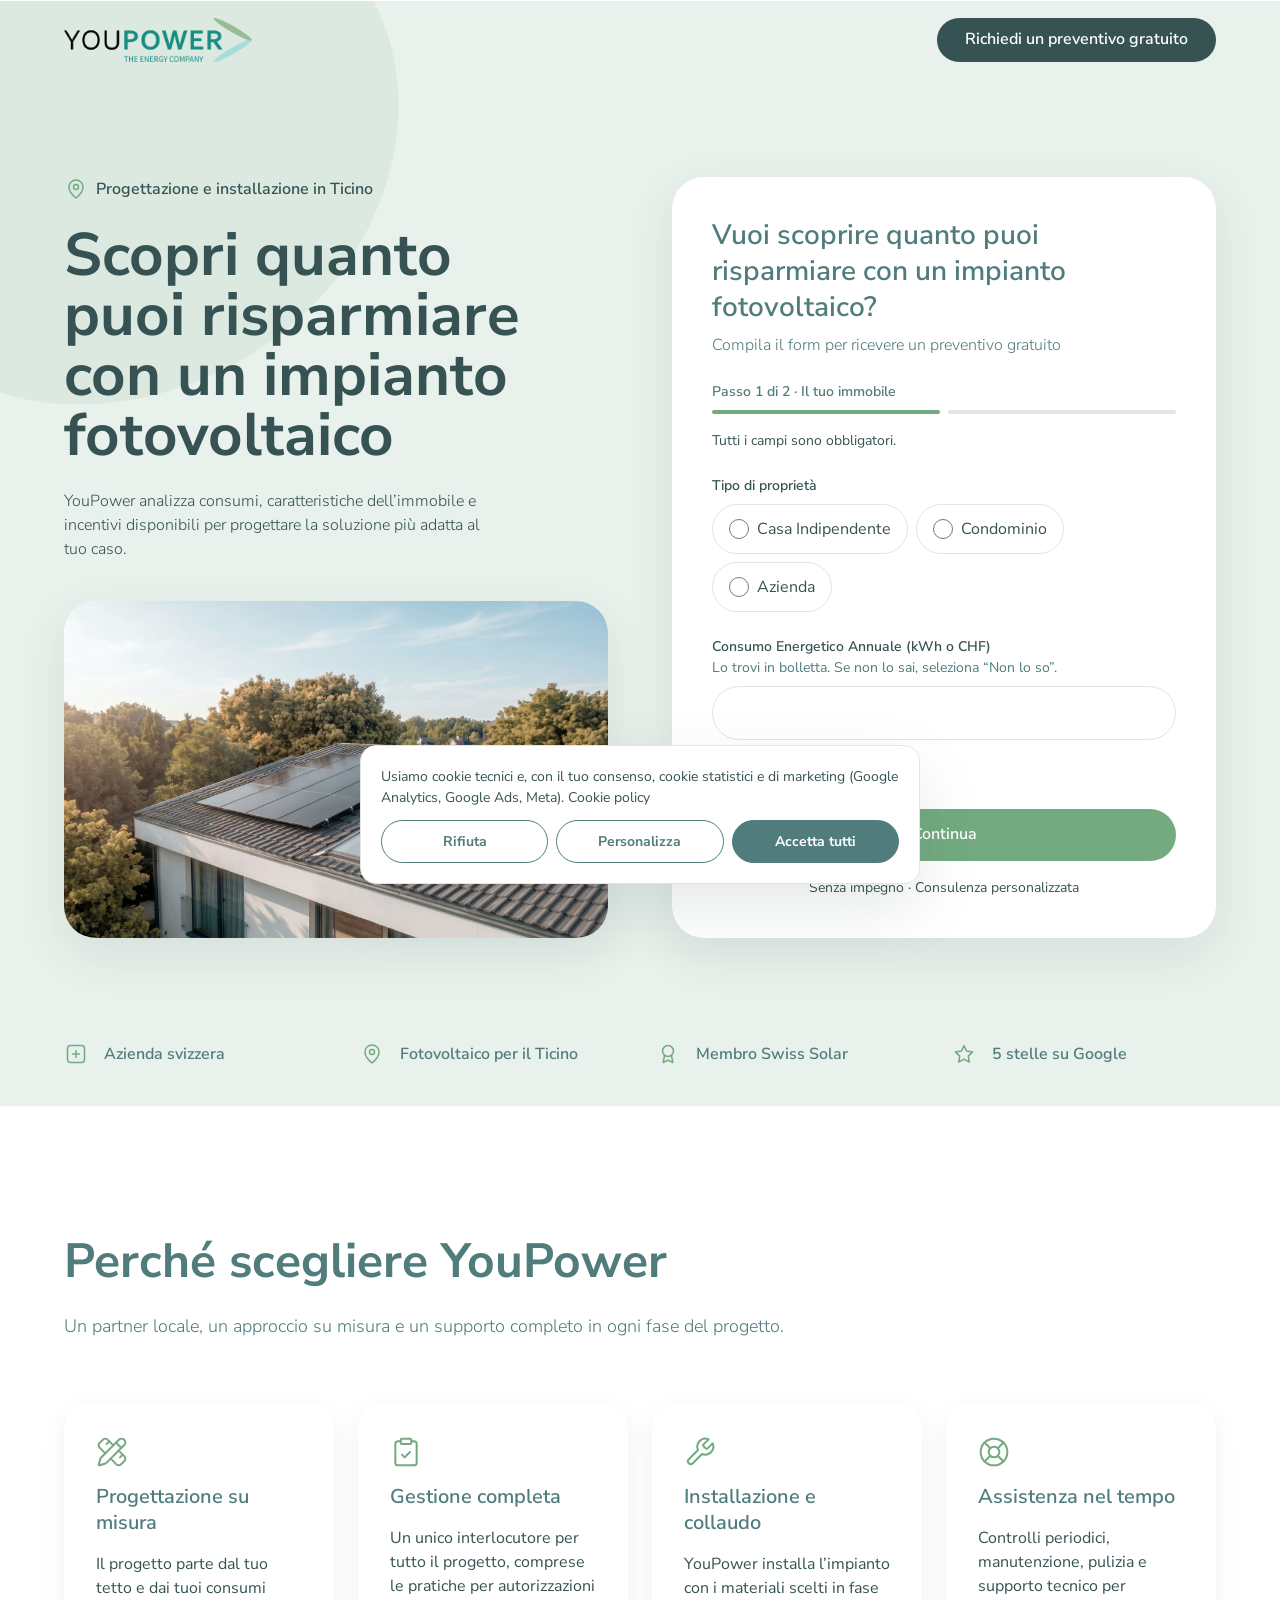
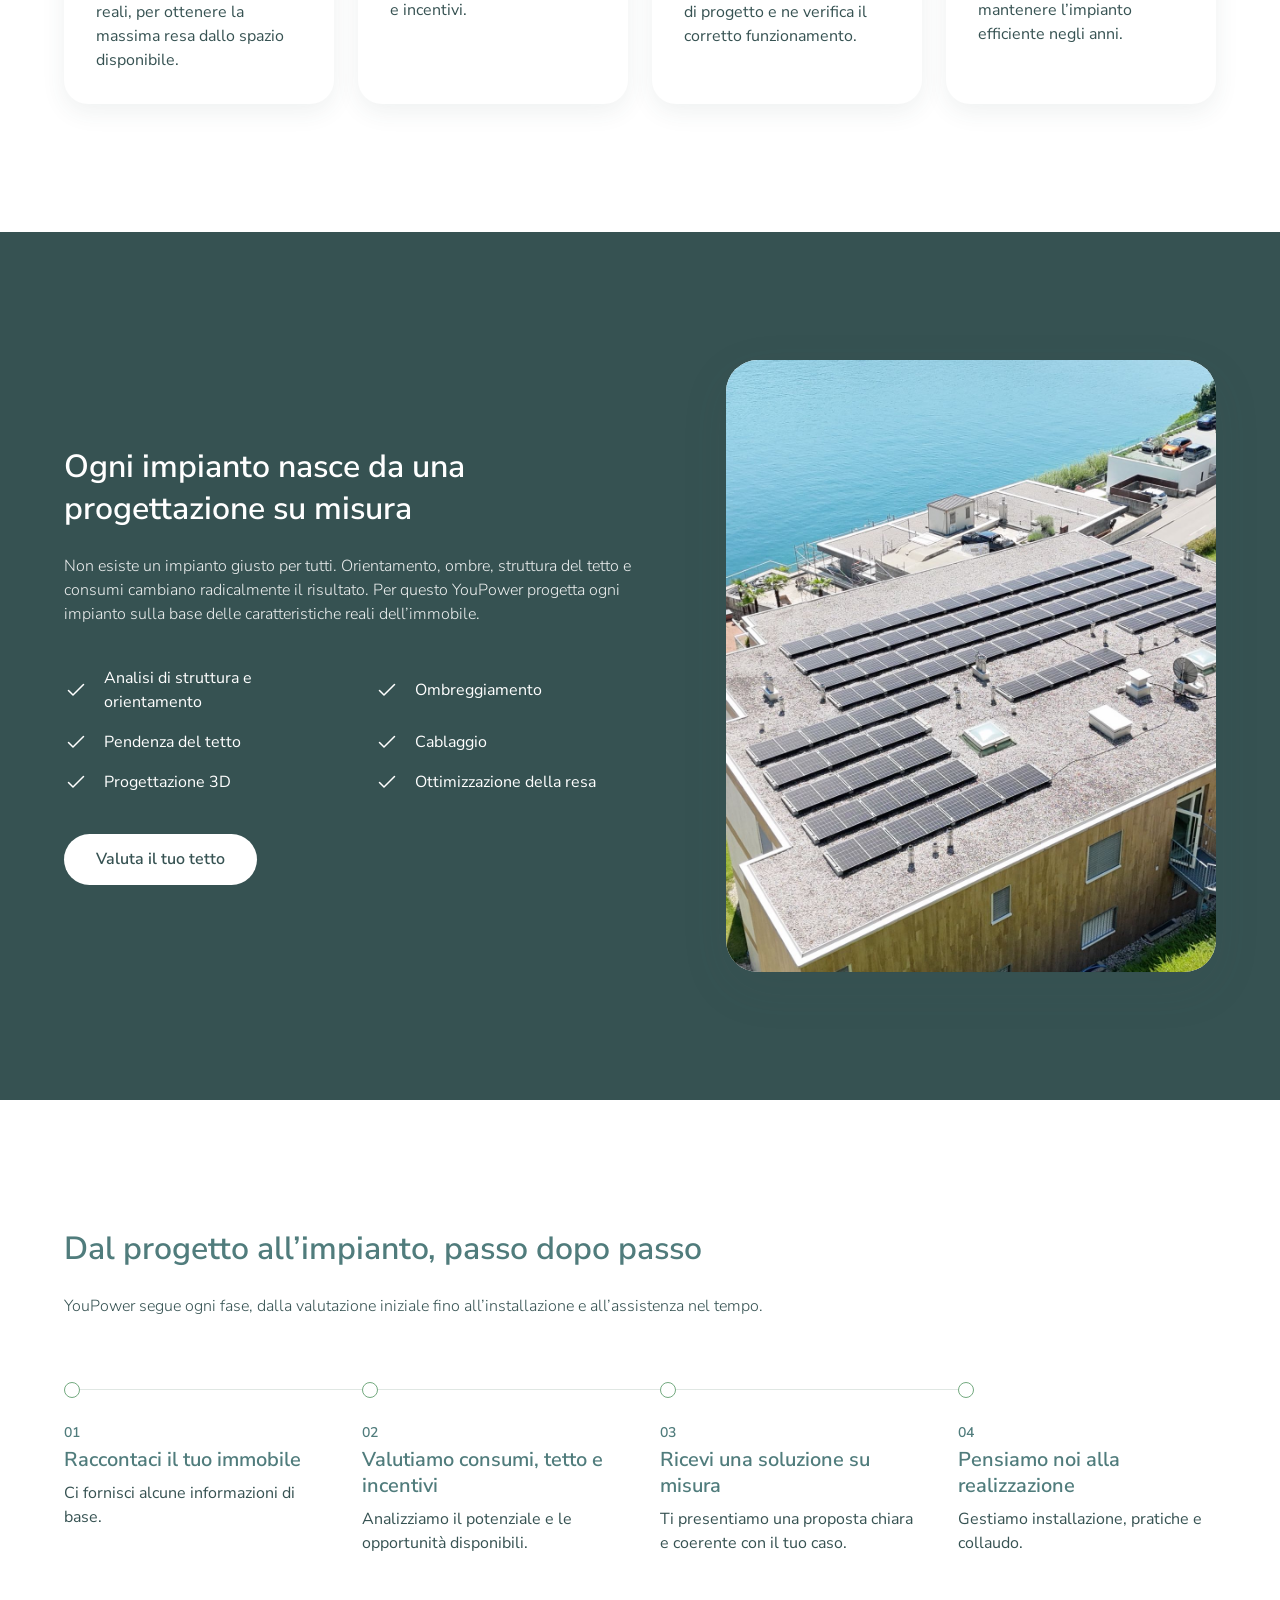
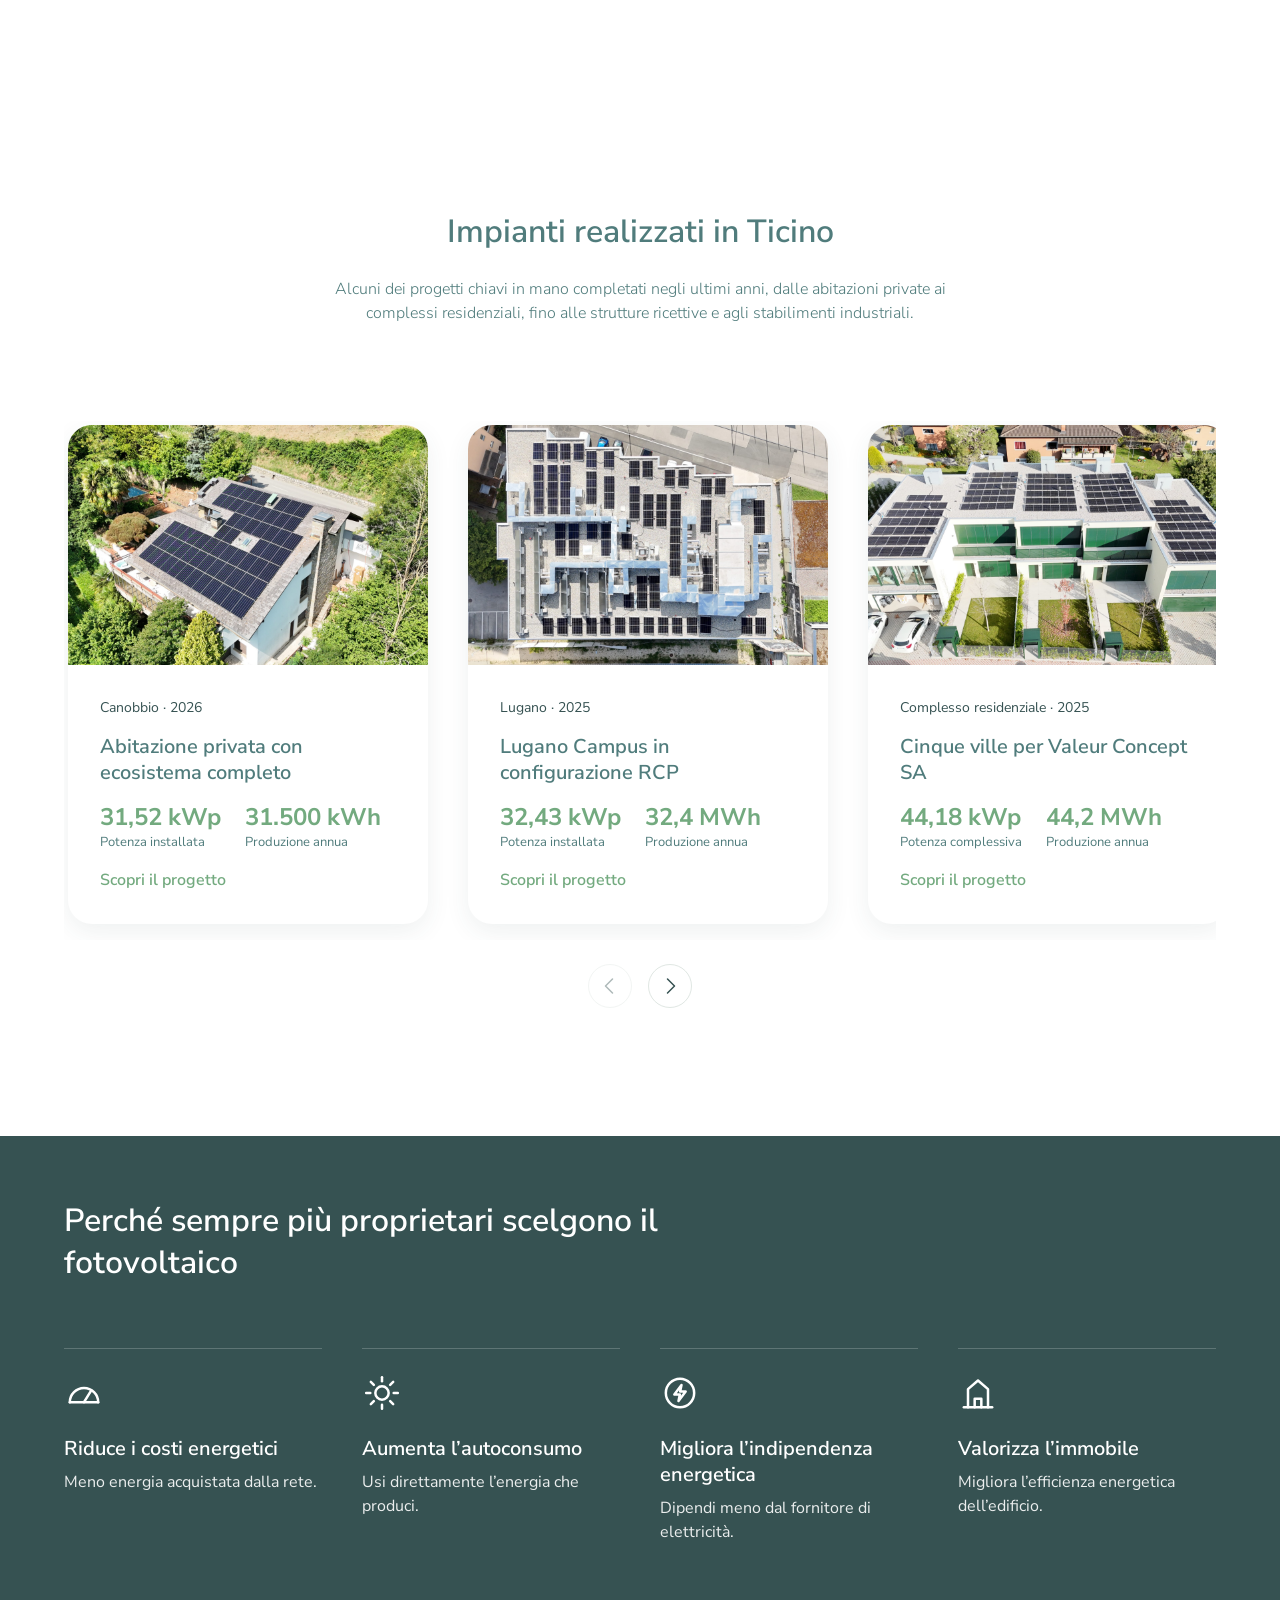
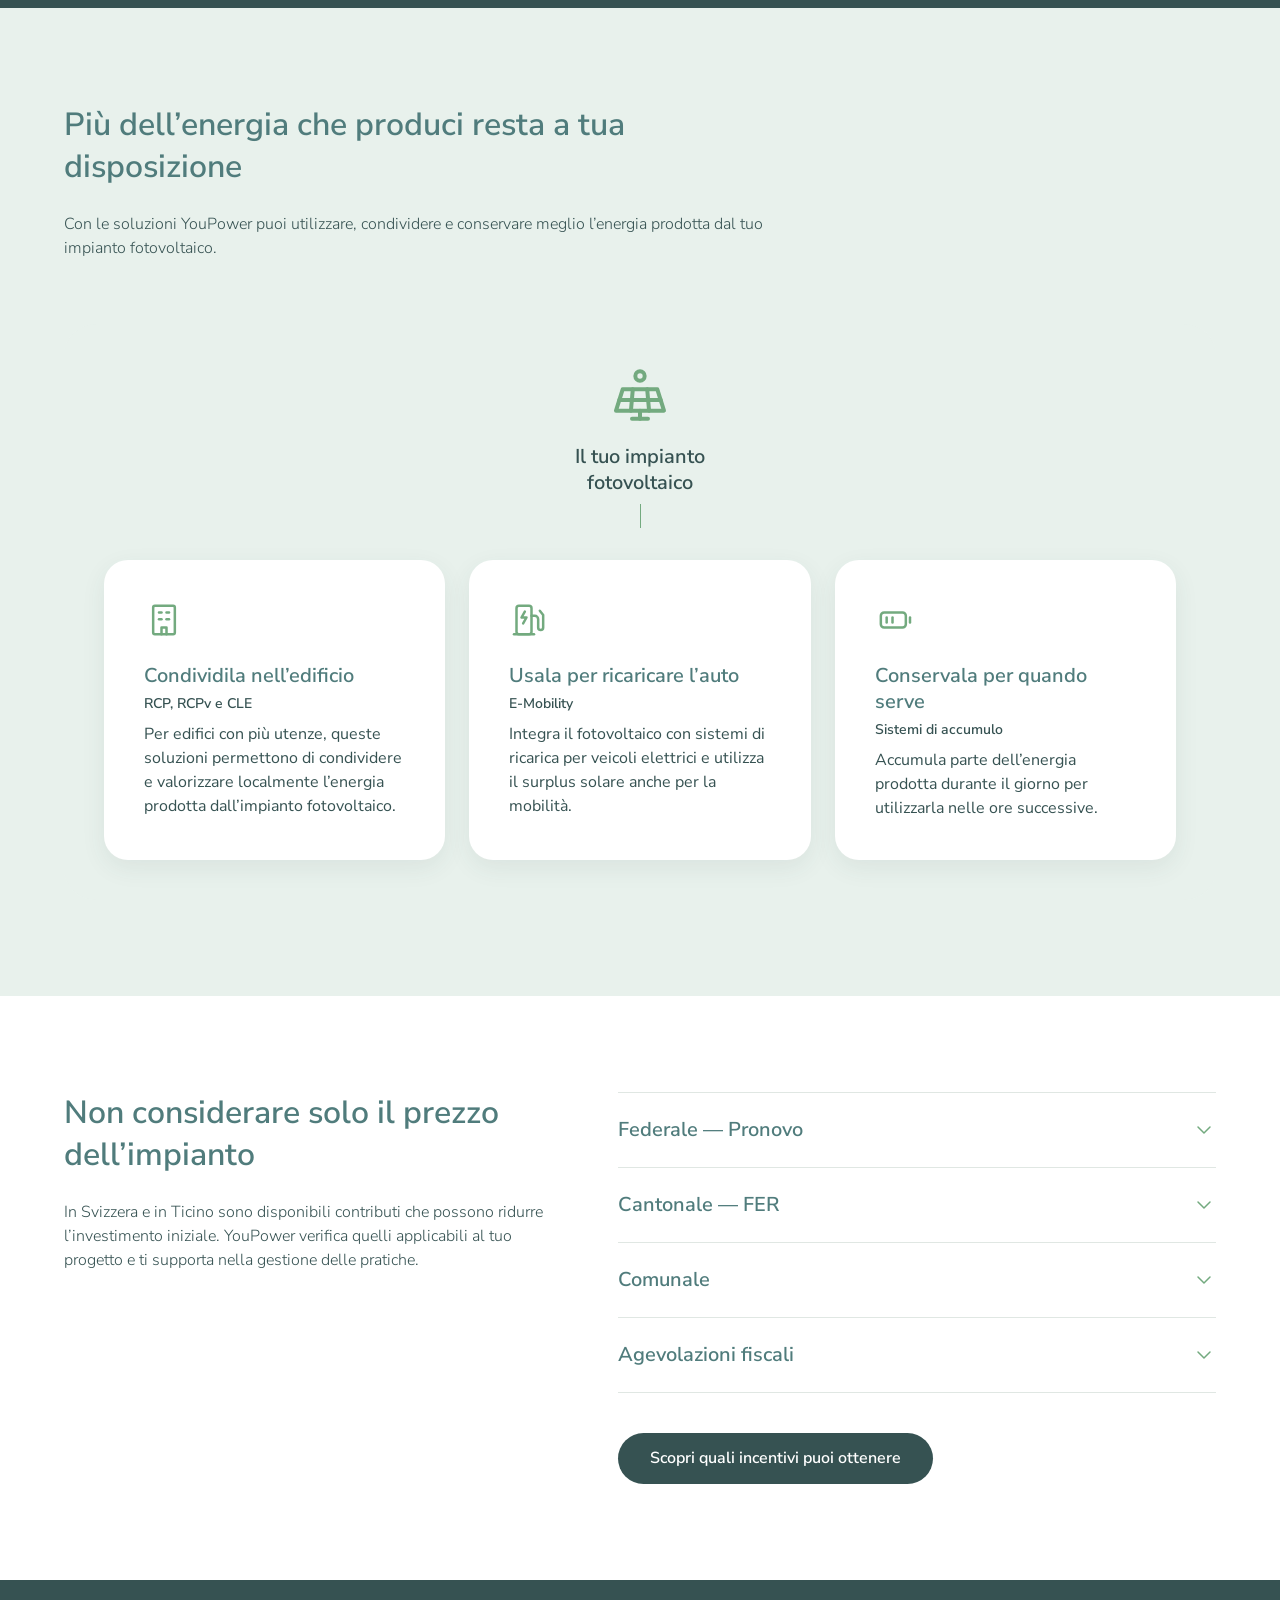
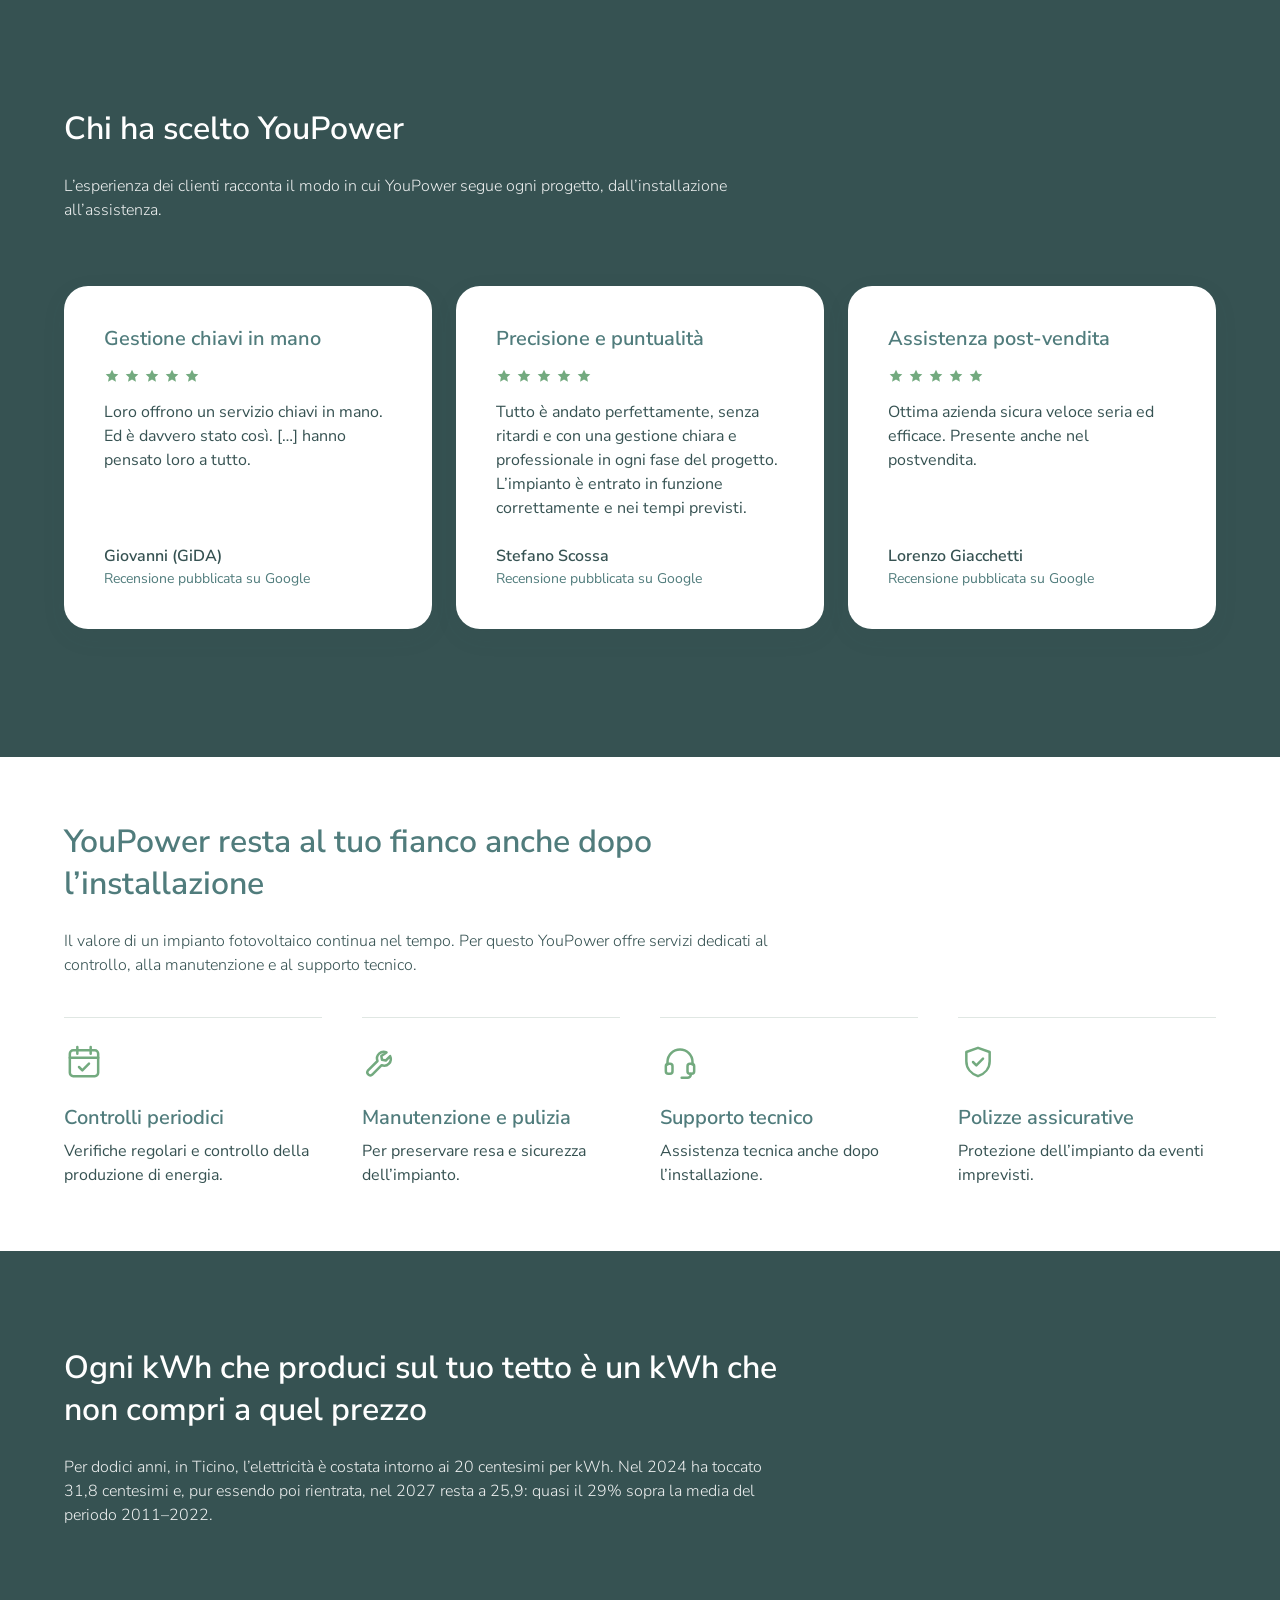
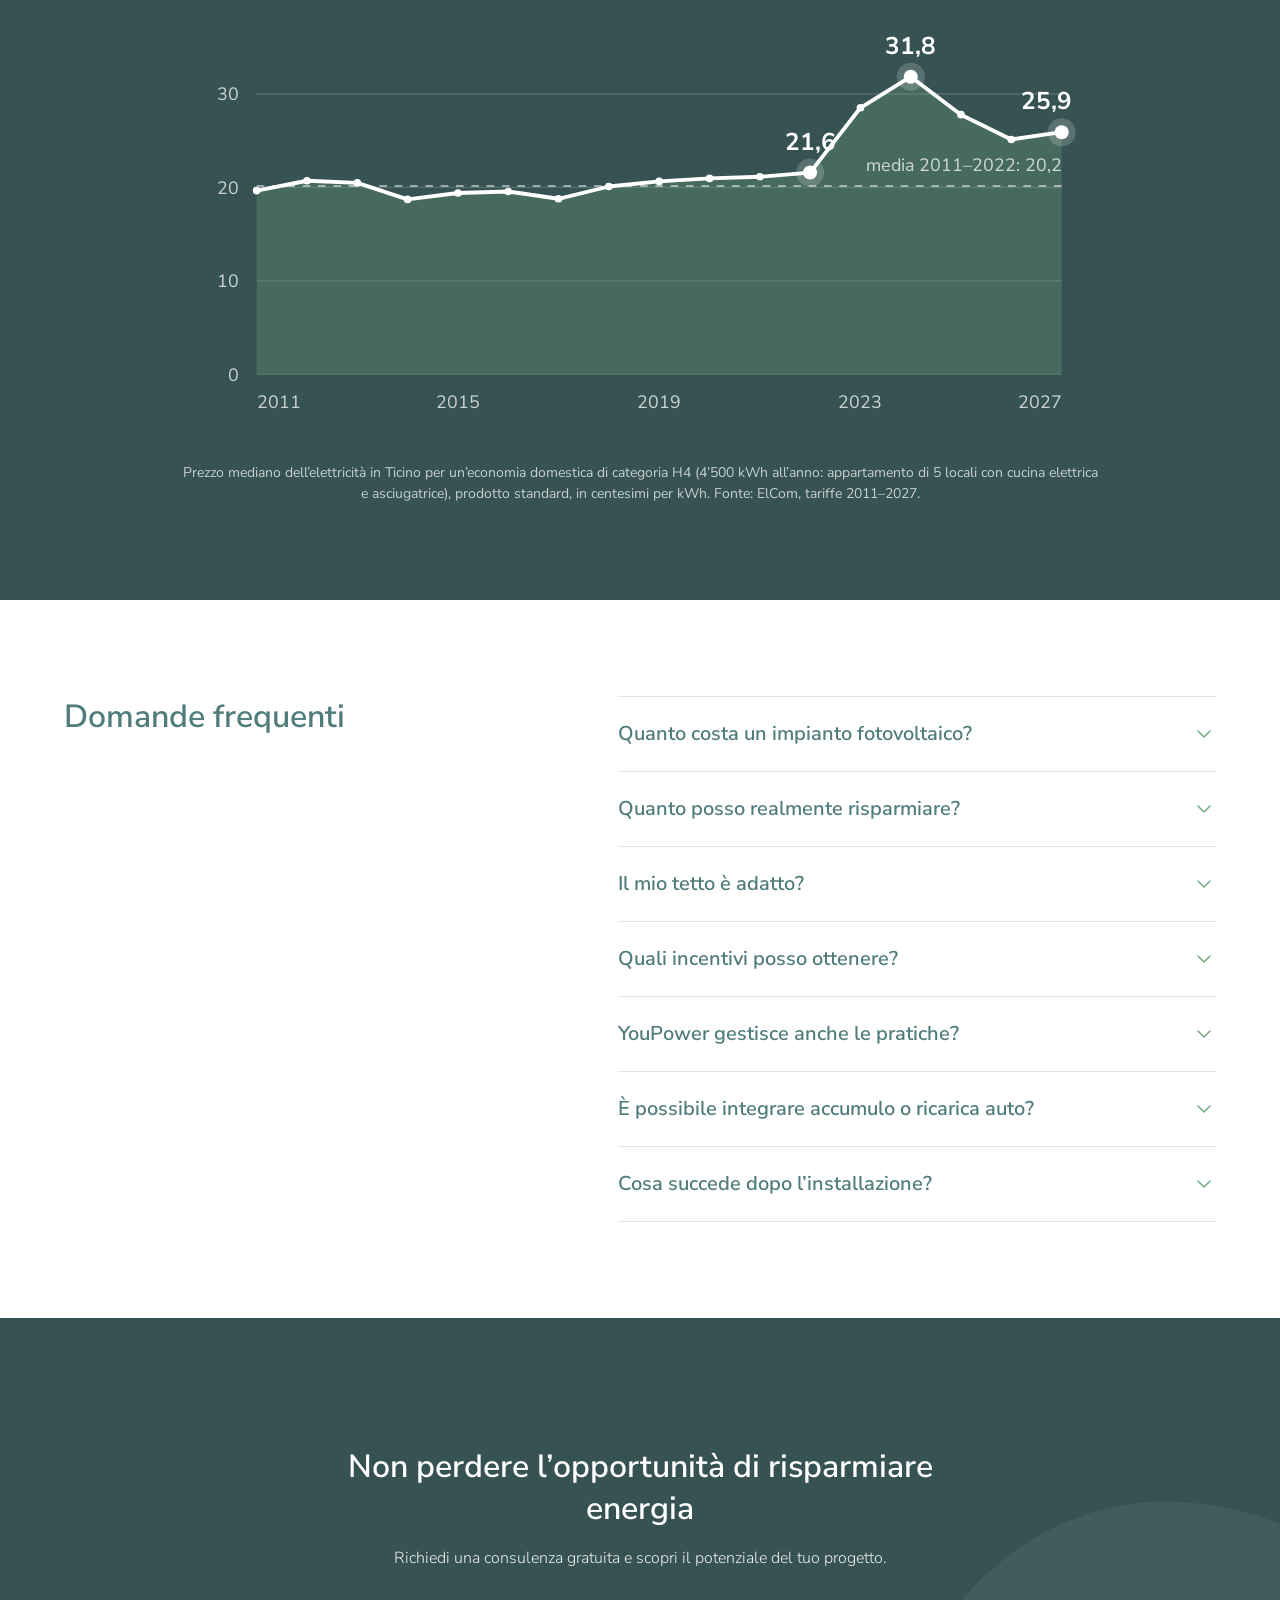
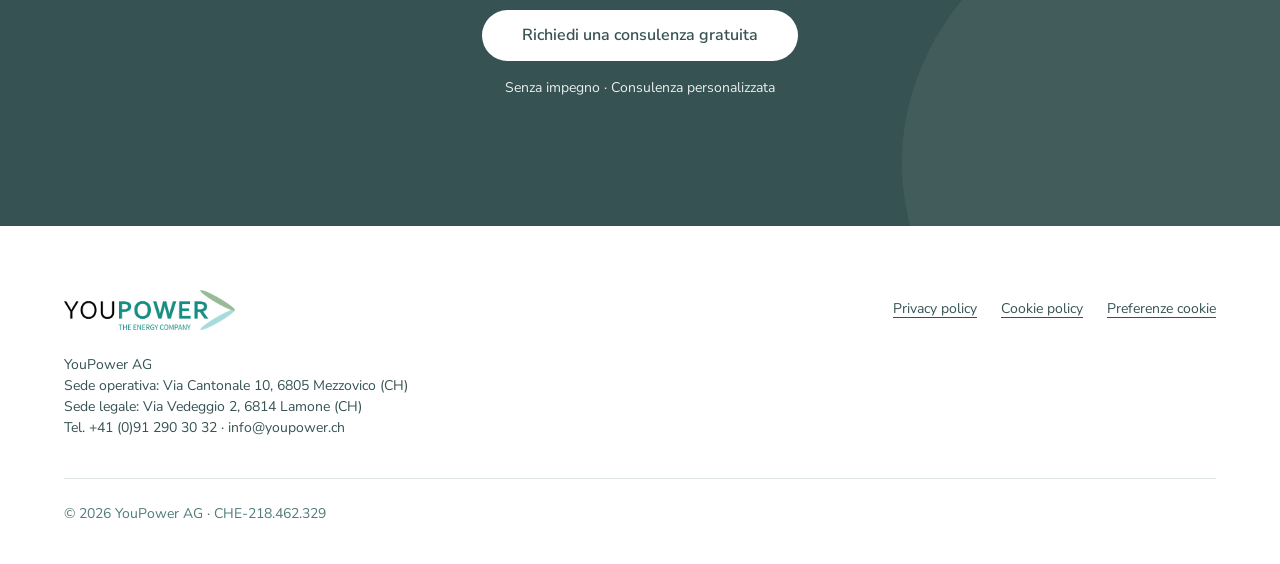
<file: index.html>
<!DOCTYPE html>
<html lang="it">
<head>
<meta charset="utf-8">
<meta name="viewport" content="width=device-width, initial-scale=1, viewport-fit=cover">

<!-- =========================================================================
     TRACKING (hard-coded, niente GTM su questa landing)
     GA4 G-4G70N7KYDF e Meta Pixel 860950295860981: gli stessi del sito
     youpower.ch. Google Ads non ha un tag proprio: importa generate_lead da GA4.
     NON installare anche GTM-T6VW8SW5 qui, altrimenti PageView e lead doppi.
     ========================================================================= -->
<script>
  var LP = {
    GA4_ID: 'G-4G70N7KYDF',
    META_PIXEL_ID: '860950295860981',
    FORM_ID: 'landing_fotovoltaico_ticino',
    CONSENT_COOKIE: 'lp_consent',
    CONSENT_DAYS: 180
  };

  window.dataLayer = window.dataLayer || [];
  function gtag() { dataLayer.push(arguments); }

  /* Consent Mode v2: stessi default di Complianz sul sito principale */
  gtag('consent', 'default', {
    ad_storage: 'denied',
    ad_user_data: 'denied',
    ad_personalization: 'denied',
    analytics_storage: 'denied',
    personalization_storage: 'denied',
    functionality_storage: 'granted',
    security_storage: 'granted',
    wait_for_update: 500
  });
  gtag('set', 'ads_data_redaction', true);

  LP.readConsent = function () {
    var m = document.cookie.match(new RegExp('(?:^|; )' + LP.CONSENT_COOKIE + '=([^;]*)'));
    if (!m) { return null; }
    try { return JSON.parse(decodeURIComponent(m[1])); } catch (e) { return null; }
  };
  LP.applyConsent = function (c) {
    gtag('consent', 'update', {
      analytics_storage: c.stats ? 'granted' : 'denied',
      ad_storage: c.mkt ? 'granted' : 'denied',
      ad_user_data: c.mkt ? 'granted' : 'denied',
      ad_personalization: c.mkt ? 'granted' : 'denied',
      personalization_storage: c.mkt ? 'granted' : 'denied'
    });
  };
  LP.consent = LP.readConsent();
  if (LP.consent) { LP.applyConsent(LP.consent); }
</script>
<script async src="https://www.googletagmanager.com/gtag/js?id=G-4G70N7KYDF"></script>
<script>
  gtag('js', new Date());
  gtag('config', LP.GA4_ID);

  /* Meta Pixel: caricato solo con consenso marketing (non legge Consent Mode) */
  LP.loadMeta = function () {
    if (window.fbq) { fbq('consent', 'grant'); return; }
    !function(f,b,e,v,n,t,s){if(f.fbq)return;n=f.fbq=function(){n.callMethod?
    n.callMethod.apply(n,arguments):n.queue.push(arguments)};if(!f._fbq)f._fbq=n;
    n.push=n;n.loaded=!0;n.version='2.0';n.queue=[];t=b.createElement(e);t.async=!0;
    t.src=v;s=b.getElementsByTagName(e)[0];s.parentNode.insertBefore(t,s)}(window,
    document,'script','https://connect.facebook.net/en_US/fbevents.js');
    fbq('init', LP.META_PIXEL_ID);
    fbq('track', 'PageView');
  };
  if (LP.consent && LP.consent.mkt) { LP.loadMeta(); }

  LP.saveConsent = function (stats, mkt) {
    var c = { stats: !!stats, mkt: !!mkt, ts: Date.now() };
    var exp = new Date(Date.now() + LP.CONSENT_DAYS * 864e5).toUTCString();
    document.cookie = LP.CONSENT_COOKIE + '=' + encodeURIComponent(JSON.stringify(c)) +
      '; expires=' + exp + '; path=/; SameSite=Lax; Secure';
    LP.consent = c;
    LP.applyConsent(c);
    if (c.mkt) { LP.loadMeta(); }
    else if (window.fbq) { fbq('consent', 'revoke'); }
    var b = document.getElementById('lp-cookie-banner');
    if (b) { b.hidden = true; }
  };

  /* Numero in formato E.164 per i dati utente GA4 (default +41 se manca il prefisso) */
  LP.toE164 = function (v) {
    var s = String(v || '').replace(/[^\d+]/g, '');
    if (s.indexOf('00') === 0) { s = '+' + s.slice(2); }
    else if (s.charAt(0) === '0') { s = '+41' + s.slice(1); }
    else if (s.charAt(0) !== '+') { s = '+41' + s; }
    return s;
  };

  /* Conversione: chiamata dal form SOLO dopo risposta OK di /api/lead.
     email/telefono vengono usati da GA4 solo se nella property e' attiva la
     "raccolta dei dati forniti dagli utenti"; altrimenti sono ignorati. */
  LP.trackLead = function (opts) {
    opts = opts || {};
    var eventId = 'lead_' + Date.now() + '_' + Math.random().toString(36).slice(2, 8);

    var ud = {};
    if (opts.email) { ud.email = String(opts.email).trim().toLowerCase(); }
    if (opts.phone) { ud.phone_number = LP.toE164(opts.phone); }
    if (ud.email || ud.phone_number) { gtag('set', 'user_data', ud); }

    /* Stesso evento del sito (gia' importato in Google Ads), distinto da form_id */
    gtag('event', 'generate_lead', {
      form_id: LP.FORM_ID,
      lead_source: 'landing',
      property_type: opts.propertyType || ''
    });

    if (window.fbq && LP.consent && LP.consent.mkt) {
      fbq('track', 'Lead', { content_name: LP.FORM_ID }, { eventID: eventId });
    }
    return eventId;
  };
</script>

<title>Impianti fotovoltaici in Ticino | YouPower</title>
<meta name="description" content="Impianti fotovoltaici su misura in Ticino. Progettazione, gestione pratiche e incentivi, installazione e assistenza nel tempo. Richiedi un preventivo gratuito a YouPower.">
<meta name="theme-color" content="#E8F1EC">

<link rel="preconnect" href="https://fonts.googleapis.com">
<link rel="preconnect" href="https://fonts.gstatic.com" crossorigin>
<link rel="stylesheet" href="https://fonts.googleapis.com/css2?family=Nunito+Sans:wght@300;400;600;700&display=swap">

<style>
/* =========================================================================
   1. BRAND TOKENS — copia integrale di styles/brand-tokens.css
   Nessun valore aggiunto o modificato.
   ========================================================================= */
:root {
  /* Colori — brand core */
  --color-primary: #73AA7F;
  --color-primary-rgb: 115, 170, 127;
  --color-secondary: #507C7C;
  --color-secondary-rgb: 80, 124, 124;
  --color-text: #365252;
  --color-text-rgb: 54, 82, 82;

  --color-text-muted: var(--color-secondary);
  --color-heading: var(--color-secondary);
  --color-heading-hero: var(--color-primary);

  /* Stati derivati */
  --color-primary-dark: #5C8F68;
  --color-primary-light: #8FBF9A;
  --color-secondary-dark: #3F6363;
  --color-secondary-light: #7A9E9E;

  /* Superfici */
  --color-background: #FFFFFF;
  --color-surface: #FFFFFF;
  --color-surface-alt: #E8F1EC;
  --color-surface-inverse: var(--color-text);

  /* Bordi */
  --color-border: #E0E7E3;
  --color-border-strong: var(--color-secondary);
  --color-border-focus: var(--color-primary);

  /* Testo su fondo colorato */
  --color-on-primary: #FFFFFF;
  --color-on-secondary: #FFFFFF;
  --color-on-dark: #FFFFFF;

  /* Stati funzionali */
  --color-success: var(--color-primary);
  --color-error: #B85450;
  --color-warning: #D4A574;
  --color-info: var(--color-secondary);

  /* Tipografia */
  --font-family-base: "Nunito Sans", system-ui, -apple-system,
                      BlinkMacSystemFont, "Segoe UI", Roboto, sans-serif;
  --font-family-heading: var(--font-family-base);

  --font-weight-light: 300;
  --font-weight-regular: 400;
  --font-weight-semibold: 600;
  --font-weight-bold: 700;

  --font-size-h1: 60px;
  --font-size-h2: 32px;
  --font-size-h3: 28px;
  --font-size-h4: 20px;
  --font-size-body-large: 16px;
  --font-size-body: 16px;
  --font-size-small: 14px;
  --font-size-button: 16px;

  --line-height-h1: 1.0;
  --line-height-h2: 1.31;
  --line-height-h3: 1.29;
  --line-height-h4: 1.30;
  --line-height-body: 1.50;
  --line-height-tight: 1.0;
  --line-height-heading: 1.30;
  --line-height-default: 1.50;

  --letter-spacing-normal: 0;

  /* Radius */
  --radius-sm: 8px;
  --radius-md: 16px;
  --radius-lg: 24px;
  --radius-xl: 32px;
  --radius-pill: 999px;

  --radius-button: var(--radius-pill);
  --radius-input: var(--radius-pill);
  --radius-card: var(--radius-lg);
  --radius-card-large: var(--radius-xl);

  /* Spacing */
  --space-xxs: 4px;
  --space-xs: 8px;
  --space-sm: 16px;
  --space-md: 24px;
  --space-lg: 40px;
  --space-xl: 64px;
  --space-2xl: 96px;
  --space-3xl: 128px;

  /* Layout */
  --container-width: 1200px;
  --container-width-wide: 1400px;
  --container-padding: 24px;
  --content-narrow: 720px;
  --header-height: 80px;

  /* Shadow */
  --shadow-soft:      0 8px 24px  rgba(54, 82, 82, 0.08);
  --shadow-card:      0 16px 48px rgba(54, 82, 82, 0.10);
  --shadow-elevated:  0 24px 64px rgba(54, 82, 82, 0.12);
  --shadow-focus-ring: 0 0 0 3px rgba(115, 170, 127, 0.35);

  /* Transitions */
  --transition-fast: 150ms ease-out;
  --transition-base: 250ms ease-out;
  --transition-slow: 400ms ease-out;

  /* Z-index */
  --z-base: 1;
  --z-dropdown: 100;
  --z-sticky: 200;
  --z-header: 300;
  --z-modal-backdrop: 900;
  --z-modal: 1000;
  --z-toast: 1100;
}

@media (max-width: 768px) {
  :root {
    --font-size-h1: 40px;
    --font-size-h2: 26px;
    --font-size-h3: 24px;
    --font-size-h4: 18px;

    --space-2xl: 64px;
    --space-3xl: 80px;

    --container-padding: 20px;
  }
}

@media (prefers-reduced-motion: reduce) {
  :root {
    --transition-fast: 0ms;
    --transition-base: 0ms;
    --transition-slow: 0ms;
  }
}


/* =========================================================================
   2. BASE
   ========================================================================= */
*, *::before, *::after { box-sizing: border-box; }

html {
  scroll-behavior: smooth;
  -webkit-text-size-adjust: 100%;
}
@media (prefers-reduced-motion: reduce) {
  html { scroll-behavior: auto; }
}

body {
  margin: 0;
  background: var(--color-background);
  color: var(--color-text);
  font-family: var(--font-family-base);
  font-size: var(--font-size-body);
  font-weight: var(--font-weight-regular);
  line-height: var(--line-height-body);
  letter-spacing: var(--letter-spacing-normal);
  -webkit-font-smoothing: antialiased;
}

h1, h2, h3, h4, p, ul, li { margin: 0; }
ul { padding: 0; list-style: none; }
img { display: block; max-width: 100%; }
a { text-decoration: none; color: inherit; }

.container {
  width: 100%;
  max-width: var(--container-width);
  margin-inline: auto;
  padding-inline: var(--container-padding);
}

.skip-link {
  position: absolute;
  left: -9999px;
  top: 0;
  z-index: var(--z-toast);
  background: var(--color-surface);
  color: var(--color-text);
  padding: var(--space-xs) var(--space-sm);
  border-radius: var(--radius-pill);
  font-size: var(--font-size-small);
  font-weight: var(--font-weight-semibold);
}
.skip-link:focus {
  left: var(--space-sm);
  top: var(--space-sm);
  box-shadow: var(--shadow-focus-ring);
}

:focus-visible {
  outline: none;
  box-shadow: var(--shadow-focus-ring);
  border-radius: var(--radius-pill);
}


/* =========================================================================
   3. BOTTONI — pill, come da brand kit (sez. 4.1)
   ========================================================================= */
.btn {
  display: inline-flex;
  align-items: center;
  justify-content: center;
  font-family: var(--font-family-base);
  font-size: var(--font-size-button);
  font-weight: var(--font-weight-semibold);
  line-height: 1.2;
  border: 0;
  border-radius: var(--radius-button);
  cursor: pointer;
  transition: background-color var(--transition-base), color var(--transition-base);
}

/* Padding da brand kit 4.1: ~14-16px verticali x 28-32px orizzontali */
.btn--primary {
  background: var(--color-text);
  color: var(--color-on-dark);
  padding: 16px 32px;
}
.btn--primary:hover { background: var(--color-secondary); }

/* Variante compatta per l'header: orizzontale al minimo del range 4.1 */
.btn--header {
  padding: 12px 28px;
  white-space: nowrap;
}


/* =========================================================================
   4. HEADER
   ========================================================================= */
.site-header {
  position: sticky;
  top: 0;
  z-index: var(--z-header);
  background: transparent;
  border-bottom: 1px solid transparent;
  transition: background-color var(--transition-base), border-color var(--transition-base);
}
.site-header.is-scrolled {
  background: var(--color-surface);
  border-bottom-color: var(--color-border);
}

.site-header__inner {
  min-height: var(--header-height);
  display: flex;
  align-items: center;
  justify-content: space-between;
  gap: var(--space-sm);
}

.logo { display: inline-flex; align-items: center; }
.logo__img {
  height: 44px;
  width: auto;
}


/* =========================================================================
   5. HERO
   ========================================================================= */
.hero {
  position: relative;
  background: var(--color-surface-alt);
  /* Il wash mint parte dal bordo superiore: l'header trasparente ci scorre sopra */
  margin-top: calc(-1 * var(--header-height));
  padding-top: calc(var(--header-height) + var(--space-2xl));
  /* In fondo c'e' la strip dei bullet: il suo padding chiude la hero */
  padding-bottom: 0;
  overflow: hidden;
}

/* Forma organica decorativa (brand kit 4.7 / 6.6) */
.hero__decoration {
  position: absolute;
  top: -14%;
  left: -14%;
  width: 46vw;
  max-width: 720px;
  aspect-ratio: 1 / 1;
  color: var(--color-primary);
  opacity: 0.10;
  pointer-events: none;
}

/* Due colonne come la pagina prodotto youpower.ch: a sinistra titolo e foto,
   a destra la card del form. La foto riempie lo spazio fino al fondo della card. */
.hero__inner {
  position: relative;
  z-index: var(--z-base);
  display: grid;
  grid-template-columns: repeat(2, minmax(0, 1fr));
  grid-template-rows: auto 1fr;
  grid-template-areas:
    "intro form"
    "media form";
  align-items: start;
  column-gap: var(--space-xl);
  row-gap: var(--space-lg);
}
.hero__content { grid-area: intro; }

/* Riferimento territoriale: visibile ma secondario rispetto all'H1.
   Frase normale con icona lineare, niente maiuscolo tracciato (brand kit 6.2). */
.hero__location {
  display: flex;
  align-items: center;
  gap: var(--space-xs);
  margin-bottom: var(--space-md);
  font-size: var(--font-size-body);
  font-weight: var(--font-weight-semibold);
  line-height: var(--line-height-body);
  color: var(--color-text);
}
.hero__location svg {
  flex: none;
  width: var(--space-md);
  height: var(--space-md);
  color: var(--color-primary);
}

.hero__title {
  font-size: var(--font-size-h1);
  font-weight: var(--font-weight-bold);
  line-height: var(--line-height-h1);
  /* --color-text (il Deep Teal #365252 del pulsante in header) al posto di
     --color-heading-hero: il sage #73AA7F si ferma a 2.34:1 sul wash mint,
     sotto la soglia AA per il testo large. */
  color: var(--color-text);
  text-wrap: balance;
}

/* Riga "Body Light" della scala tipografica (16 / 300 / 1.5 / #365252):
   sul wash mint il teal #507C7C si ferma a 4.04:1, sotto la soglia AA. */
.hero__lead {
  margin-top: var(--space-md);
  max-width: 46ch;
  text-wrap: pretty;
  font-size: var(--font-size-body-large);
  font-weight: var(--font-weight-light);
  line-height: var(--line-height-body);
  color: var(--color-text);
}

/* Strip dei 4 punti di forza in fondo alla hero, sul wash mint:
   chip trasparenti, icona lineare sage + testo, nessun bordo ne' fondo. */
.hero__strip {
  display: grid;
  grid-template-columns: repeat(4, minmax(0, 1fr));
  gap: calc(var(--space-sm) * 2);
  margin-top: var(--space-xl);
  padding-block: var(--space-lg);
}
.hero__strip-item {
  display: flex;
  align-items: center;
  gap: var(--space-sm);
  font-size: var(--font-size-body);
  font-weight: var(--font-weight-semibold);
  line-height: var(--line-height-body);
  color: var(--color-secondary);
}
.hero__strip-icon {
  flex: none;
  width: var(--space-md);
  height: var(--space-md);
  color: var(--color-primary);
}
@media (max-width: 1023px) {
  .hero__strip {
    grid-template-columns: repeat(2, minmax(0, 1fr));
    gap: var(--space-md);
  }
}
@media (max-width: 767px) {
  .hero__strip {
    display: flex;
    flex-direction: column;
    gap: 20px;
  }
}

/* Media */
.hero__media {
  grid-area: media;
  align-self: stretch;
  position: relative;
  min-height: calc(var(--space-3xl) * 2);
  border-radius: var(--radius-card-large);
  overflow: hidden;
  background: var(--color-surface);
  box-shadow: var(--shadow-card);
}
.hero__media img {
  position: absolute;
  inset: 0;
  width: 100%;
  height: 100%;
  object-fit: cover;
}


/* =========================================================================
   6. SEZIONI DI CONTENUTO — impianto comune
   ========================================================================= */
.section {
  padding-top: var(--space-2xl);
  padding-bottom: var(--space-2xl);
  background: var(--color-background);
}
/* Wash mint: riservato alla sezione progettazione, la piu' autorevole */
.section--accent { background: var(--color-surface-alt); }
/* Piu' respiro verticale = piu' peso nella gerarchia */
.section--lead {
  padding-top: var(--space-3xl);
  padding-bottom: var(--space-3xl);
}

.section__head {
  max-width: var(--content-narrow);
  margin-bottom: var(--space-xl);
}
.section__title {
  font-size: var(--font-size-h2);
  font-weight: var(--font-weight-semibold);
  line-height: var(--line-height-h2);
  color: var(--color-heading);
}
.section__intro {
  margin-top: var(--space-md);
  font-size: var(--font-size-body-large);
  font-weight: var(--font-weight-light);
  line-height: var(--line-height-body);
  color: var(--color-text);
}


/* =========================================================================
   8. BENEFICI DEL FOTOVOLTAICO
   ========================================================================= */
/* "Perche' scegliere YouPower": titolo e sottotitolo in alto, le quattro
   card sotto (4 in fila da 1200px, 2x2 fino al tablet, 1 su mobile). */
.why__intro { max-width: var(--content-narrow); }
.why__title {
  margin-bottom: var(--space-md);
  font-size: 48px;
  font-weight: var(--font-weight-bold);
  line-height: 1.15;
  color: var(--color-secondary);
}
.why__lead {
  margin-bottom: var(--space-xl);
  font-size: 18px;
  font-weight: var(--font-weight-light);
  line-height: var(--line-height-body);
  color: var(--color-secondary);
}
.why__cards {
  display: grid;
  grid-template-columns: repeat(4, minmax(0, 1fr));
  gap: var(--space-md);
}
/* Padding 32px con 4 card in fila, per lasciare spazio al testo */
.why-card {
  display: flex;
  flex-direction: column;
  gap: var(--space-sm);
  padding: calc(var(--space-sm) * 2);
  border-radius: var(--radius-lg);
  background: var(--color-surface);
  box-shadow: var(--shadow-soft);
}
.why-card__icon {
  width: calc(var(--space-sm) * 2);
  height: calc(var(--space-sm) * 2);
  color: var(--color-primary);
}
.why-card__title {
  font-size: var(--font-size-h4);
  font-weight: var(--font-weight-semibold);
  line-height: var(--line-height-h4);
  color: var(--color-secondary);
}
.why-card__text {
  font-size: var(--font-size-body);
  font-weight: var(--font-weight-regular);
  line-height: var(--line-height-body);
  color: var(--color-text);
}
@media (max-width: 1199px) {
  .why__cards { grid-template-columns: repeat(2, minmax(0, 1fr)); }
  .why-card { padding: var(--space-lg); }
}
@media (max-width: 1023px) {
  .why__title { font-size: 36px; }
  .why__lead { margin-bottom: var(--space-lg); }
}
@media (max-width: 767px) {
  .why__title { font-size: 28px; }
  .why__cards { grid-template-columns: 1fr; }
}


/* =========================================================================
   9. PROGETTAZIONE SU MISURA
   ========================================================================= */
.design__inner {
  display: grid;
  grid-template-columns: 1.1fr 0.9fr;
  align-items: center;
  gap: var(--space-xl);
}
.design__head { margin-bottom: var(--space-lg); }

.design__points {
  display: grid;
  grid-template-columns: repeat(2, minmax(0, 1fr));
  gap: var(--space-sm) var(--space-md);
}
.design__point {
  display: flex;
  align-items: center;
  gap: var(--space-sm);
  font-size: var(--font-size-body);
  font-weight: var(--font-weight-regular);
  line-height: var(--line-height-body);
  color: var(--color-text);
}
.design__point svg {
  flex: none;
  width: var(--space-md);
  height: var(--space-md);
  color: var(--color-primary);
}

.design__media {
  border-radius: var(--radius-card-large);
  overflow: hidden;
  background: var(--color-surface);
  box-shadow: var(--shadow-card);
  aspect-ratio: 4 / 5;
}
.design__media img {
  width: 100%;
  height: 100%;
  object-fit: cover;
}


/* =========================================================================
   10. COME FUNZIONA — timeline
   ========================================================================= */
.steps {
  display: grid;
  grid-template-columns: repeat(4, minmax(0, 1fr));
  gap: var(--space-lg);
  margin: 0;
  padding: 0;
  list-style: none;
}
.step {
  position: relative;
  padding-top: var(--space-lg);
}
/* Nodo: cerchio a contorno sage, stesso tratto delle icone lineari */
.step::before {
  content: "";
  position: absolute;
  top: 0;
  left: 0;
  width: var(--space-sm);
  height: var(--space-sm);
  border: 1.5px solid var(--color-primary);
  border-radius: var(--radius-pill);
}
/* Filo verso il nodo successivo, attraverso il gap di colonna */
.step::after {
  content: "";
  position: absolute;
  top: calc(var(--space-sm) / 2 - 0.5px);
  left: var(--space-sm);
  right: calc(-1 * var(--space-lg));
  height: 1px;
  background: var(--color-border);
}
.step:last-child::after { display: none; }

.step__number {
  display: block;
  font-size: var(--font-size-small);
  font-weight: var(--font-weight-semibold);
  line-height: var(--line-height-body);
  color: var(--color-heading);
}
.step__title {
  margin-top: var(--space-xxs);
  font-size: var(--font-size-h4);
  font-weight: var(--font-weight-semibold);
  line-height: var(--line-height-h4);
  color: var(--color-heading);
}
.step__text {
  margin-top: var(--space-xs);
  font-size: var(--font-size-body);
  font-weight: var(--font-weight-regular);
  line-height: var(--line-height-body);
  color: var(--color-text);
}


/* =========================================================================
   10b. REFERENZE — impianti realizzati in Ticino
   ========================================================================= */
.refs__head {
  max-width: 640px;
  margin: 0 auto var(--space-2xl);
  text-align: center;
}
.refs__title {
  margin-bottom: var(--space-md);
  font-size: var(--font-size-h2);
  font-weight: var(--font-weight-semibold);
  line-height: var(--line-height-h2);
  color: var(--color-secondary);
}
.refs__intro {
  font-size: var(--font-size-body);
  font-weight: var(--font-weight-light);
  line-height: var(--line-height-body);
  color: var(--color-secondary);
}

/* Carosello orizzontale: le card restano identiche, cambia solo il contenitore.
   Il padding lascia respiro a ombra e focus ring, che altrimenti verrebbero
   tagliati dall'overflow. */
.refs {
  /* position: relative e' necessario, non decorativo: senza, il browser
     propaga al documento lo scorrimento orizzontale del carosello e la
     pagina intera scorre lateralmente. */
  position: relative;
  display: grid;
  grid-auto-flow: column;
  grid-auto-columns: min(360px, 84vw);
  gap: var(--space-lg);
  overflow-x: auto;
  overscroll-behavior-x: contain;
  scroll-snap-type: x mandatory;
  scroll-padding-left: var(--space-xxs);
  padding: var(--space-xxs) var(--space-xxs) var(--space-sm);
  scrollbar-width: thin;
}
.refs__nav {
  display: flex;
  justify-content: center;
  gap: var(--space-sm);
  margin-top: var(--space-md);
}
.refs__arrow {
  display: grid;
  place-items: center;
  width: 44px;
  height: 44px;
  padding: 0;
  border: 1px solid var(--color-border);
  border-radius: var(--radius-pill);
  background: var(--color-surface);
  color: var(--color-text);
  cursor: pointer;
  transition: background-color var(--transition-base), opacity var(--transition-base);
}
.refs__arrow svg { width: var(--space-md); height: var(--space-md); }
.refs__arrow:hover:not(:disabled) { background: var(--color-surface-alt); }
.refs__arrow:disabled { opacity: 0.4; cursor: default; }
/* La card non e' cliccabile: l'unico elemento interattivo e' il link finale */
.ref-card {
  scroll-snap-align: start;
  display: flex;
  flex-direction: column;
  overflow: hidden;
  border-radius: var(--radius-lg);
  background: var(--color-surface);
  box-shadow: var(--shadow-soft);
  transition: transform var(--transition-base), box-shadow var(--transition-base);
}
.ref-card:hover {
  transform: translateY(calc(-1 * var(--space-xxs)));
  box-shadow: var(--shadow-card);
}
.ref-card__img {
  display: block;
  width: 100%;
  height: auto;
  aspect-ratio: 3 / 2;
  object-fit: cover;
  object-position: center;
}
.ref-card__body {
  flex: 1;
  display: flex;
  flex-direction: column;
  gap: var(--space-sm);
  padding: calc(var(--space-sm) * 2);
}
.ref-card__meta {
  font-size: var(--font-size-small);
  font-weight: var(--font-weight-regular);
  line-height: var(--line-height-body);
  letter-spacing: var(--letter-spacing-normal);
  color: var(--color-text);
}
.ref-card__title {
  font-size: var(--font-size-h4);
  font-weight: var(--font-weight-semibold);
  line-height: var(--line-height-heading);
  color: var(--color-secondary);
}
/* Metriche: solo spazio tra le due, nessun separatore */
.ref-card__metrics {
  display: flex;
  flex-wrap: wrap;
  gap: var(--space-md);
  margin: 0;
}
.ref-card__metric {
  display: flex;
  flex-direction: column;
}
.ref-card__metric dd {
  order: -1;
  margin: 0;
  font-size: 24px;
  font-weight: var(--font-weight-bold);
  line-height: var(--line-height-heading);
  color: var(--color-primary);
}
.ref-card__metric dt {
  font-size: 13px;
  font-weight: var(--font-weight-regular);
  line-height: var(--line-height-body);
  color: var(--color-secondary);
}
/* "Scopri il progetto": bottone con l'aspetto del link, apre il mini modal */
.ref-card__more {
  align-self: flex-start;
  margin-top: auto;
  padding: 0;
  border: 0;
  background: none;
  font-family: var(--font-family-base);
  font-size: var(--font-size-body);
  font-weight: var(--font-weight-semibold);
  line-height: var(--line-height-body);
  color: var(--color-primary);
  text-decoration: none;
  cursor: pointer;
}
.ref-card__more:hover { color: var(--color-primary-dark); }

/* Mini modal (<dialog> nativo in top layer): compatto, non full-screen */
.modal {
  width: min(560px, calc(100vw - 32px));
  max-width: 560px;
  max-height: 90vh;
  padding: 0;
  border: 0;
  border-radius: var(--radius-xl);
  background: var(--color-surface);
  box-shadow: var(--shadow-elevated);
  color: var(--color-text);
  overflow: hidden;
}
/* Backdrop in tinta teal, mai nero */
.modal::backdrop {
  background: rgba(54, 82, 82, 0.55);
  backdrop-filter: blur(4px);
  -webkit-backdrop-filter: blur(4px);
}
.modal[open] { animation: yp-modal-in 200ms ease-out; }
.modal[open]::backdrop { animation: yp-fade 200ms ease-out; }
.modal.is-closing { animation: yp-modal-out 150ms ease-out forwards; }
.modal.is-closing::backdrop { animation: yp-fade-out 150ms ease-out forwards; }
@keyframes yp-modal-in {
  from { opacity: 0; transform: scale(0.96); }
  to   { opacity: 1; transform: none; }
}
@keyframes yp-modal-out { to { opacity: 0; } }
@keyframes yp-fade { from { opacity: 0; } }
@keyframes yp-fade-out { to { opacity: 0; } }
@media (prefers-reduced-motion: reduce) {
  .modal[open],
  .modal[open]::backdrop,
  .modal.is-closing,
  .modal.is-closing::backdrop { animation: none; }
}
.modal__scroll {
  max-height: 90vh;
  overflow-y: auto;
  overscroll-behavior: contain;
}
.modal__close {
  position: absolute;
  top: var(--space-sm);
  right: var(--space-sm);
  z-index: var(--z-base);
  display: grid;
  place-items: center;
  width: 44px;
  height: 44px;
  padding: 0;
  border: 0;
  border-radius: var(--radius-pill);
  background: var(--color-surface);
  color: var(--color-text);
  box-shadow: var(--shadow-soft);
  cursor: pointer;
}
.modal__close svg {
  width: var(--space-md);
  height: var(--space-md);
}
.modal__close:hover { background: var(--color-surface-alt); }
.modal__img {
  display: block;
  width: 100%;
  height: auto;
  aspect-ratio: 3 / 2;
  object-fit: cover;
}
.modal__body {
  display: flex;
  flex-direction: column;
  gap: var(--space-sm);
  padding: calc(var(--space-sm) * 2);
}
.modal__title {
  font-size: 24px;
  font-weight: var(--font-weight-semibold);
  line-height: var(--line-height-heading);
  color: var(--color-secondary);
}
.modal__text {
  font-size: var(--font-size-body);
  font-weight: var(--font-weight-regular);
  line-height: var(--line-height-body);
  color: var(--color-text);
}
@media (max-width: 767px) {
  .modal__body { padding: var(--space-md); }
}

/* Tablet: due colonne, la terza card sotto e centrata */
@media (max-width: 1023px) {
}


/* =========================================================================
   11. ENERGIA — il fotovoltaico come sorgente
   ========================================================================= */
/* Pannello mint: l'impianto in alto come punto di partenza, le tre
   estensioni affiancate sotto. Sul mint il testo resta in #365252;
   i titoli teal stanno sulle card bianche. */
.energy {
  display: grid;
  grid-template-columns: repeat(3, minmax(0, 1fr));
  gap: var(--space-md);
  padding: var(--space-lg);
  border-radius: var(--radius-card-large);
  background: var(--color-surface-alt);
}
.energy__hub {
  grid-column: 1 / -1;
  position: relative;
  display: flex;
  flex-direction: column;
  align-items: center;
  gap: var(--space-sm);
  padding-bottom: var(--space-lg);
  text-align: center;
}
/* Filo che scende dall'impianto verso le card */
.energy__hub::after {
  content: "";
  position: absolute;
  bottom: var(--space-xs);
  left: calc(50% - 0.5px);
  width: 1px;
  height: var(--space-md);
  background: var(--color-primary);
}

.energy__hub-icon {
  width: var(--space-xl);
  height: var(--space-xl);
  color: var(--color-primary);
}
.energy__hub-title {
  max-width: 14ch;
  font-size: var(--font-size-h4);
  font-weight: var(--font-weight-semibold);
  line-height: var(--line-height-h4);
  color: var(--color-text);
}

.energy__card {
  padding: var(--space-lg);
  border-radius: var(--radius-card);
  background: var(--color-surface);
  box-shadow: var(--shadow-soft);
}
.energy__icon {
  width: var(--space-lg);
  height: var(--space-lg);
  color: var(--color-primary);
}
.energy__title {
  margin-top: var(--space-sm);
  font-size: var(--font-size-h4);
  font-weight: var(--font-weight-semibold);
  line-height: var(--line-height-h4);
  color: var(--color-heading);
}
/* Le sigle restano un sottotitolo discreto, mai il titolo */
.energy__label {
  margin-top: var(--space-xxs);
  font-size: var(--font-size-small);
  font-weight: var(--font-weight-semibold);
  line-height: var(--line-height-body);
  color: var(--color-text);
}
.energy__text {
  margin-top: var(--space-xs);
  font-size: var(--font-size-body);
  font-weight: var(--font-weight-regular);
  line-height: var(--line-height-body);
  color: var(--color-text);
}


/* =========================================================================
   12. INCENTIVI — accordion nativi <details>, nessun JS
   ========================================================================= */
.incentives__inner {
  display: grid;
  grid-template-columns: minmax(0, 0.9fr) minmax(0, 1.1fr);
  align-items: start;
  gap: var(--space-xl);
}
.incentives__inner .section__head { margin-bottom: 0; }

.accordion { border-top: 1px solid var(--color-border); }
.accordion__item { border-bottom: 1px solid var(--color-border); }
.accordion__summary {
  display: flex;
  align-items: center;
  justify-content: space-between;
  gap: var(--space-md);
  padding-block: var(--space-md);
  cursor: pointer;
  list-style: none;
}
.accordion__summary::-webkit-details-marker { display: none; }
.accordion__title {
  font-size: var(--font-size-h4);
  font-weight: var(--font-weight-semibold);
  line-height: var(--line-height-h4);
  color: var(--color-heading);
}
.accordion__chevron {
  flex: none;
  width: var(--space-md);
  height: var(--space-md);
  color: var(--color-primary);
  transition: transform var(--transition-base);
}
.accordion__item[open] .accordion__chevron { transform: rotate(180deg); }

.accordion__body {
  max-width: 60ch;
  padding-bottom: var(--space-md);
  font-size: var(--font-size-body);
  font-weight: var(--font-weight-regular);
  line-height: var(--line-height-body);
  color: var(--color-text);
}
/* Transizione leggera all'apertura: fade del testo + rotazione del chevron.
   Niente animazione dell'altezza via ::details-content: supporto ancora
   disomogeneo e rischio di pannello bloccato chiuso. */
.accordion__item[open] .accordion__body {
  animation: yp-fade-in var(--transition-base) both;
}

.incentives__cta,
.design__cta { margin-top: var(--space-lg); }


/* =========================================================================
   13. RECENSIONI — social proof principale
   ========================================================================= */
/* Card bianche da brand kit 4.2 sul wash mint. Niente virgolette decorative,
   stelle a 16px: la valutazione si legge, non domina. */
.reviews {
  display: grid;
  grid-template-columns: repeat(3, minmax(0, 1fr));
  gap: var(--space-md);
}
.review {
  display: flex;
  flex-direction: column;
  padding: var(--space-lg);
  border-radius: var(--radius-card);
  background: var(--color-surface);
  box-shadow: var(--shadow-soft);
}
/* Titolo della card: la promessa che la recensione conferma (stile H4 card) */
.review__title {
  margin-bottom: var(--space-sm);
  font-size: var(--font-size-h4);
  font-weight: var(--font-weight-semibold);
  line-height: var(--line-height-h4);
  color: var(--color-heading);
}
.review__stars {
  display: flex;
  gap: var(--space-xxs);
  color: var(--color-primary);
}
.review__stars svg {
  width: var(--space-sm);
  height: var(--space-sm);
}
.review__quote {
  margin: var(--space-sm) 0 0;
  font-size: var(--font-size-body);
  font-weight: var(--font-weight-regular);
  line-height: var(--line-height-body);
  color: var(--color-text);
}
/* Firma sempre in fondo: i nomi restano allineati anche con estratti diversi */
.review__author {
  margin-top: auto;
  padding-top: var(--space-md);
}
.review__name {
  display: block;
  font-size: var(--font-size-body);
  font-weight: var(--font-weight-semibold);
  line-height: var(--line-height-body);
  color: var(--color-text);
}
.review__source {
  display: block;
  font-size: var(--font-size-small);
  font-weight: var(--font-weight-regular);
  line-height: var(--line-height-body);
  color: var(--color-heading);
}


/* =========================================================================
   14. ASSISTENZA POST-VENDITA — rassicurazione, non offerta
   ========================================================================= */
.section--compact {
  padding-top: var(--space-xl);
  padding-bottom: var(--space-xl);
}
.section__head--compact { margin-bottom: var(--space-lg); }
.assist {
  display: grid;
  grid-template-columns: repeat(4, minmax(0, 1fr));
  gap: var(--space-lg);
}
.assist__item {
  border-top: 1px solid var(--color-border);
  padding-top: var(--space-md);
}
.assist__icon {
  width: var(--space-lg);
  height: var(--space-lg);
  color: var(--color-primary);
}
.assist__title {
  margin-top: var(--space-sm);
  font-size: var(--font-size-h4);
  font-weight: var(--font-weight-semibold);
  line-height: var(--line-height-h4);
  color: var(--color-heading);
}
.assist__text {
  margin-top: var(--space-xs);
  font-size: var(--font-size-body);
  font-weight: var(--font-weight-regular);
  line-height: var(--line-height-body);
  color: var(--color-text);
}


/* =========================================================================
   15. FAQ — stesso accordion nativo della sezione Incentivi
   ========================================================================= */
.faq__inner {
  display: grid;
  grid-template-columns: minmax(0, 0.9fr) minmax(0, 1.1fr);
  align-items: start;
  gap: var(--space-xl);
}
.faq__inner .section__head { margin-bottom: 0; }


/* =========================================================================
   15b. FASCE SCURE — "Perche' sempre piu' proprietari…" e CTA finale
   ========================================================================= */
/* Stesso Deep Teal delle CTA ("Richiedi preventivo"), previsto dai token come
   --color-surface-inverse. Bianco a 8,4:1. Niente sage sul fondo scuro:
   icone, fili e decorazioni sono bianchi. */
.section--inverse { background: var(--color-surface-inverse); }
.section--inverse .section__title { color: var(--color-on-dark); }
.section--inverse .assist__item { border-top-color: rgba(255, 255, 255, 0.2); }
.section--inverse .assist__icon { color: var(--color-on-dark); }
.section--inverse .assist__title { color: var(--color-on-dark); }
.section--inverse .assist__text { color: rgba(255, 255, 255, 0.9); }
.section--inverse .section__intro { color: rgba(255, 255, 255, 0.9); }
/* Progettazione su fondo scuro: elenco e icone in bianco come nella fascia
   benefici. Il sage sul Deep Teal si ferma a 3.1:1 ed e' l'accostamento verde
   chiaro / verde scuro che il brand evita. */
.section--inverse .design__point { color: var(--color-on-dark); }
.section--inverse .design__point svg { color: var(--color-on-dark); }
/* Il primary e' Deep Teal: sul Deep Teal sparirebbe. Stessa inversione del
   bottone della CTA finale. */
.section--inverse .btn--primary { background: var(--color-surface); color: var(--color-text); }
.section--inverse .btn--primary:hover { background: var(--color-surface-alt); }
/* Il focus ring sage non si vede sul fondo scuro: contorno bianco */
.section--inverse :focus-visible {
  outline: 2px solid var(--color-on-dark);
  outline-offset: 2px;
  box-shadow: none;
}

/* CTA finale: curva organica della hero, in bianco appena percepibile */
.cta-band {
  position: relative;
  overflow: hidden;
  padding-top: var(--space-3xl);
  padding-bottom: var(--space-3xl);
}
.cta-band__decoration {
  position: absolute;
  right: -12%;
  bottom: -40%;
  width: 42vw;
  max-width: 560px;
  aspect-ratio: 1 / 1;
  color: var(--color-on-dark);
  opacity: 0.06;
  pointer-events: none;
}
.cta-band__inner {
  position: relative;
  z-index: var(--z-base);
  max-width: var(--content-narrow);
  text-align: center;
}
.cta-band__title {
  font-size: var(--font-size-h2);
  font-weight: var(--font-weight-semibold);
  line-height: var(--line-height-h2);
  color: var(--color-on-dark);
}
.cta-band__text {
  margin-top: var(--space-sm);
  font-size: var(--font-size-body);
  font-weight: var(--font-weight-light);
  line-height: var(--line-height-body);
  color: rgba(255, 255, 255, 0.9);
}
.cta-band__btn {
  margin-top: var(--space-lg);
  padding: var(--space-sm) var(--space-lg);
  background: var(--color-surface);
  color: var(--color-text);
}
.cta-band__btn:hover { background: var(--color-surface-alt); }
.cta-band__microcopy {
  margin-top: var(--space-sm);
  font-size: var(--font-size-small);
  line-height: var(--line-height-body);
  color: rgba(255, 255, 255, 0.9);
}


/* =========================================================================
   PREZZO DELL'ELETTRICITA' — grafico su fascia scura
   ========================================================================= */
/* SVG disegnato a mano: nessuna libreria, solo i token del brand. Sul Deep
   Teal la linea va in bianco; il sage resta al riempimento dell'area, dove
   non deve reggere nessuna soglia di leggibilita'. */
.chart {
  max-width: 920px;
  margin: 0 auto;
}
.chart__svg {
  display: block;
  width: 100%;
  height: auto;
}
.chart__grid { stroke: rgba(255, 255, 255, 0.16); stroke-width: 1; }
.chart__area { fill: rgba(var(--color-primary-rgb), 0.28); }
.chart__line {
  fill: none;
  stroke: var(--color-on-dark);
  stroke-width: 3;
  stroke-linecap: round;
  stroke-linejoin: round;
}
/* Riferimento: la media del periodo piatto, cosi' si vede a colpo d'occhio
   quanto il livello di oggi stia sopra quello di allora. */
.chart__avg {
  stroke: rgba(255, 255, 255, 0.5);
  stroke-width: 1.5;
  stroke-dasharray: 6 6;
}
.chart__avg-label {
  font-family: var(--font-family-base);
  font-size: 14px;
  fill: rgba(255, 255, 255, 0.75);
}
.chart__dot { fill: var(--color-on-dark); }
.chart__halo { fill: rgba(255, 255, 255, 0.18); }
.chart__tick {
  font-family: var(--font-family-base);
  font-size: 14px;
  fill: rgba(255, 255, 255, 0.75);
}
.chart__value {
  font-family: var(--font-family-base);
  font-size: 19px;
  font-weight: var(--font-weight-bold);
  fill: var(--color-on-dark);
}
/* Sotto i 768px l'SVG si riduce a meno della meta': i testi vanno ingranditi
   in unita' utente, altrimenti arrivano a schermo a 6 px. */
@media (max-width: 767px) {
  .chart__tick,
  .chart__avg-label { font-size: 25px; }
  .chart__value { font-size: 31px; }
  .chart__line { stroke-width: 5.5; }
  .chart__grid, .chart__avg { stroke-width: 2.5; }
  .chart__dot { r: 5; }
  .chart__dot--key { r: 10; }
  .chart__halo { r: 19; }
  /* Tre etichette su 350 px si accavallano: sotto i 768px resta il picco e
     il valore di oggi, il 2022 lo racconta gia' la linea della media. */
  .chart__opt { display: none; }
}
.chart__caption {
  margin-top: var(--space-md);
  font-size: var(--font-size-small);
  font-weight: var(--font-weight-regular);
  line-height: var(--line-height-body);
  color: rgba(255, 255, 255, 0.72);
  text-align: center;
}
/* =========================================================================
   16. FORM CONTATTI
   ========================================================================= */
[hidden] { display: none !important; }

.sr-only {
  position: absolute;
  width: 1px;
  height: 1px;
  margin: -1px;
  padding: 0;
  overflow: hidden;
  clip: rect(0, 0, 0, 0);
  white-space: nowrap;
  border: 0;
}

/* Collegamenti interni: le ancore non finiscono sotto l'header sticky */
html { scroll-padding-top: var(--header-height); }

/* Card del form nella hero, come nella pagina prodotto youpower.ch:
   bianca, radius xl, ombra in tinta, padding ampio (brand kit 4.2). */
.form-card {
  grid-area: form;
  padding: var(--space-lg);
  border-radius: var(--radius-xl);
  background: var(--color-surface);
  box-shadow: var(--shadow-card);
}
.form-card__title {
  font-size: var(--font-size-h3);
  font-weight: var(--font-weight-semibold);
  line-height: var(--line-height-h3);
  color: var(--color-secondary);
}
.form-card__subtitle {
  margin-top: var(--space-xs);
  font-size: var(--font-size-body);
  font-weight: var(--font-weight-light);
  line-height: var(--line-height-body);
  color: var(--color-secondary);
}
.form-card .form { margin-top: var(--space-md); }

.form__required {
  margin-top: var(--space-sm);
  font-size: var(--font-size-small);
  line-height: var(--line-height-body);
  color: var(--color-text);
}
.form__grid {
  display: grid;
  grid-template-columns: repeat(2, minmax(0, 1fr));
  gap: var(--space-md);
  margin-top: var(--space-md);
}
.form-step > .field,
.form__actions { margin-top: var(--space-md); }

/* Indicatore dei due passi: frase normale + barretta a due segmenti */
.form-progress__label {
  font-size: var(--font-size-small);
  font-weight: var(--font-weight-semibold);
  line-height: var(--line-height-body);
  color: var(--color-secondary);
}
.form-progress__bar {
  display: grid;
  grid-template-columns: repeat(2, minmax(0, 1fr));
  gap: var(--space-xs);
  margin-top: var(--space-xs);
}
.form-progress__seg {
  height: var(--space-xxs);
  border-radius: var(--radius-pill);
  background: var(--color-border);
  transition: background-color var(--transition-base);
}
.form-progress__seg.is-done { background: var(--color-primary); }

/* "Indietro": bottone testuale secondario, torna al passo 1 */
.form__back {
  margin-top: var(--space-md);
  padding: var(--space-xs) 0;
  border: 0;
  background: none;
  font-family: var(--font-family-base);
  font-size: var(--font-size-small);
  font-weight: var(--font-weight-semibold);
  line-height: var(--line-height-body);
  color: var(--color-secondary);
  cursor: pointer;
}
.form__back:hover {
  color: var(--color-text);
  text-decoration: underline;
}

.field { min-width: 0; }
.field--group {
  margin-inline: 0;
  padding: 0;
  border: 0;
}
.field__label {
  display: block;
  padding: 0;
  font-size: var(--font-size-small);
  font-weight: var(--font-weight-semibold);
  line-height: var(--line-height-body);
  color: var(--color-text);
}
.field__hint {
  font-size: var(--font-size-small);
  line-height: var(--line-height-body);
  color: var(--color-heading);
}

/* Input pill da brand kit 4.3: bordo hairline, 14px x 24px di padding
   (14px da specifica: non c'e' un token corrispondente). */
.field__input {
  display: block;
  width: 100%;
  margin-top: var(--space-xs);
  padding: 14px var(--space-md);
  font-family: var(--font-family-base);
  font-size: var(--font-size-body);
  line-height: var(--line-height-body);
  color: var(--color-text);
  background: var(--color-surface);
  border: 1px solid var(--color-border);
  border-radius: var(--radius-input);
  appearance: none;
  transition: border-color var(--transition-fast), box-shadow var(--transition-fast);
}
.field__input:focus {
  outline: none;
  border-color: var(--color-border-focus);
  box-shadow: var(--shadow-focus-ring);
}
.field__input:disabled {
  background: var(--color-surface-alt);
  border-color: var(--color-border);
  cursor: not-allowed;
}

/* Radio "Tipo di proprieta'": opzioni pill con area di tocco ampia */
.choices {
  display: flex;
  flex-wrap: wrap;
  gap: var(--space-xs);
  margin-top: var(--space-xs);
}
.choice {
  display: inline-flex;
  align-items: center;
  gap: var(--space-xs);
  padding: calc(var(--space-xs) + var(--space-xxs)) var(--space-sm);
  font-size: var(--font-size-body);
  line-height: var(--line-height-body);
  color: var(--color-text);
  background: var(--color-surface);
  border: 1px solid var(--color-border);
  border-radius: var(--radius-pill);
  cursor: pointer;
  transition: border-color var(--transition-fast), background-color var(--transition-fast);
}
.choice:has(input:checked) {
  border-color: var(--color-primary);
  background: var(--color-surface-alt);
}

.choice input,
.check input {
  flex: none;
  width: calc(var(--space-sm) + var(--space-xxs));
  height: calc(var(--space-sm) + var(--space-xxs));
  margin: 0;
  accent-color: var(--color-primary);
  cursor: pointer;
}
.check {
  display: flex;
  align-items: flex-start;
  gap: var(--space-xs);
  font-size: var(--font-size-small);
  line-height: var(--line-height-body);
  color: var(--color-text);
  cursor: pointer;
}
.check--inline {
  display: inline-flex;
  align-items: center;
  margin-top: var(--space-sm);
  font-size: var(--font-size-body);
}
.check a {
  color: var(--color-heading);
  text-decoration: underline;
  text-underline-offset: var(--space-xxs);
}

.field.is-invalid .field__input,
.field.is-invalid .choice { border-color: var(--color-error); }
.field__error {
  margin-top: var(--space-xs);
  font-size: var(--font-size-small);
  line-height: var(--line-height-body);
  color: var(--color-error);
}

/* Submit come nella pagina prodotto youpower.ch: pill sage, testo bianco 600 */
.form__submit {
  width: 100%;
  padding: var(--space-sm) var(--space-lg);
  background: var(--color-primary);
  color: var(--color-on-primary);
}
.form__submit:hover { background: var(--color-primary-dark); }
/* Honeypot: fuori schermo, mai display:none (i bot lo salterebbero) */
.form__hp {
  position: absolute;
  left: -9999px;
  width: 1px;
  height: 1px;
  overflow: hidden;
}
.form__banner {
  margin-top: var(--space-md);
  font-size: var(--font-size-small);
  font-weight: var(--font-weight-regular);
  line-height: var(--line-height-body);
  color: var(--color-error);
}
.form__submit[disabled] {
  background: var(--color-primary-light);
  cursor: progress;
}
.form__microcopy {
  margin-top: var(--space-sm);
  text-align: center;
  font-size: var(--font-size-small);
  line-height: var(--line-height-body);
  color: var(--color-text);
}

.form-success {
  padding-block: var(--space-lg);
  text-align: center;
}
.form-success__icon {
  display: block;
  width: var(--space-xl);
  height: var(--space-xl);
  margin-inline: auto;
  color: var(--color-primary);
}
.form-success__title {
  margin-top: var(--space-md);
  font-size: var(--font-size-h3);
  font-weight: var(--font-weight-semibold);
  line-height: var(--line-height-h3);
  color: var(--color-heading);
}
/* Titolo reso focusabile solo per annunciare la conferma: niente anello */
.form-success__title:focus,
.form-success__title:focus-visible { outline: none; box-shadow: none; }
.form-success__text {
  max-width: 44ch;
  margin: var(--space-xs) auto 0;
  font-size: var(--font-size-body);
  line-height: var(--line-height-body);
  color: var(--color-text);
}


/* =========================================================================
   17. FOOTER — minimale e istituzionale
   ========================================================================= */
.site-footer {
  padding-top: var(--space-xl);
  padding-bottom: calc(var(--space-lg) + env(safe-area-inset-bottom));
  background: var(--color-surface);
  font-size: var(--font-size-small);
  line-height: var(--line-height-body);
  color: var(--color-text);
}
.site-footer__inner {
  display: flex;
  flex-wrap: wrap;
  align-items: flex-start;
  justify-content: space-between;
  gap: var(--space-lg);
}
.site-footer__logo {
  height: var(--space-lg);
  width: auto;
}
.site-footer__contacts {
  margin-top: var(--space-md);
  font-style: normal;
}
.site-footer__contacts span { display: block; }
.site-footer__legal ul {
  display: flex;
  flex-wrap: wrap;
  gap: 0 var(--space-md);
}
.site-footer__legal a {
  display: inline-block;
  padding-block: var(--space-xs);
  text-decoration: underline;
  text-underline-offset: var(--space-xxs);
}
.site-footer__legal a:hover { color: var(--color-heading); }
.site-footer__bottom { margin-top: var(--space-lg); }
.site-footer__bottom p {
  padding-top: var(--space-md);
  border-top: 1px solid var(--color-border);
  color: var(--color-heading);
}


/* =========================================================================
   18. CTA STICKY MOBILE + SAFE AREA
   ========================================================================= */
/* Con viewport-fit=cover i contenuti possono arrivare sotto il notch: il
   container rispetta le safe-area laterali. Sui dispositivi senza notch
   env() vale 0, quindi il padding resta quello di sempre. */
.container {
  padding-left: max(var(--container-padding), env(safe-area-inset-left));
  padding-right: max(var(--container-padding), env(safe-area-inset-right));
}

.sticky-cta { display: none; }

@media (max-width: 640px) {
  /* Elementi raggiunti da tastiera o ancora non restano sotto la barra */
  html {
    scroll-padding-bottom: calc(var(--space-xl) + var(--space-xs) + env(safe-area-inset-bottom));
  }

  .sticky-cta {
    display: block;
    position: fixed;
    left: 0;
    right: 0;
    bottom: 0;
    z-index: var(--z-sticky);
    padding: var(--space-xs) max(var(--container-padding), env(safe-area-inset-right))
             calc(var(--space-xs) + env(safe-area-inset-bottom))
             max(var(--container-padding), env(safe-area-inset-left));
    background: var(--color-surface);
    border-top: 1px solid var(--color-border);
    opacity: 0;
    visibility: hidden;
    transform: translateY(var(--space-sm));
    transition: opacity var(--transition-base), transform var(--transition-base),
                visibility 0s var(--transition-base);
  }
  .sticky-cta.is-visible {
    opacity: 1;
    visibility: visible;
    transform: none;
    transition: opacity var(--transition-base), transform var(--transition-base),
                visibility 0s;
  }
  .sticky-cta__btn {
    display: flex;
    width: 100%;
    padding: var(--space-sm) var(--space-md);
  }
}


/* =========================================================================
   19. ANIMAZIONI FADE-IN
   =========================================================================
/* Fade-in in CSS puro: nessuna dipendenza da JS, il contenuto resta
   sempre leggibile anche se le animazioni non vengono eseguite. */
/* I token --transition-* includono gia' la curva (es. "400ms ease-out"):
   aggiungerne una seconda rende la dichiarazione invalida e il browser la scarta. */
@keyframes yp-fade-in {
  from { opacity: 0; transform: translateY(12px); }
  to   { opacity: 1; transform: none; }
}
.reveal {
  animation: yp-fade-in var(--transition-slow) both;
  animation-delay: var(--reveal-delay, 0ms);
}
@media (prefers-reduced-motion: reduce) {
  .reveal { animation: none; }
}

/* Sotto la piega il fade-in scatta allo scroll. Lo stato nascosto viene
   applicato solo se lo script e' attivo: senza JS il contenuto e' visibile. */
.has-scroll-reveal [data-reveal] {
  opacity: 0;
  transform: translateY(16px);
  transition: opacity var(--transition-slow),
              transform var(--transition-slow);
  transition-delay: var(--reveal-delay, 0ms);
}
.has-scroll-reveal [data-reveal].is-revealed {
  opacity: 1;
  transform: none;
}
@media (prefers-reduced-motion: reduce) {
  .has-scroll-reveal [data-reveal] { opacity: 1; transform: none; }
}


/* =========================================================================
   20. RESPONSIVE
   ========================================================================= */
@media (max-width: 1024px) {
  /* Colonna singola: titolo, poi form, poi foto */
  .hero__inner {
    grid-template-columns: 1fr;
    grid-template-rows: auto;
    grid-template-areas:
      "intro"
      "form"
      "media";
    gap: var(--space-lg);
  }
  .form-card { max-width: var(--content-narrow); }

  /* In colonna singola il contenuto resta su misura di lettura */
  .hero__content { max-width: var(--content-narrow); }
  .hero__title { max-width: 17ch; }
  .hero__media {
    max-width: var(--content-narrow);
    min-height: 0;
    aspect-ratio: 16 / 10;
  }
  .hero__decoration { width: 70vw; top: -10%; left: -30%; }

  .design__inner {
    grid-template-columns: 1fr;
    gap: var(--space-lg);
  }
  .design__content { max-width: var(--content-narrow); }
  .design__media {
    max-width: var(--content-narrow);
    aspect-ratio: 16 / 10;
  }

  /* Energia: sotto i 1024px le tre card vanno in colonna, su misura di lettura */
  .energy {
    grid-template-columns: 1fr;
    max-width: var(--content-narrow);
  }

  .incentives__inner {
    grid-template-columns: 1fr;
    gap: var(--space-lg);
  }
  .incentives__inner > * { max-width: var(--content-narrow); }

  .reviews {
    grid-template-columns: 1fr;
    max-width: var(--content-narrow);
  }

  .assist { grid-template-columns: repeat(2, minmax(0, 1fr)); }

  .faq__inner {
    grid-template-columns: 1fr;
    gap: var(--space-lg);
  }
  .faq__inner > * { max-width: var(--content-narrow); }

}

@media (max-width: 768px) {
  :root { --header-height: 64px; }

  .logo__img { height: 34px; }

  .btn--header {
    font-size: var(--font-size-small);
    padding: var(--space-xs) var(--space-md);
  }


  /* Timeline verticale: nodo a sinistra, filo che scende al passo successivo */
  .steps {
    grid-template-columns: 1fr;
    gap: var(--space-md);
  }
  .step {
    padding-top: 0;
    padding-left: var(--space-lg);
  }
  .step::before { top: var(--space-xxs); }
  .step::after {
    top: calc(var(--space-xxs) + var(--space-sm));
    bottom: calc(-1 * (var(--space-md) + var(--space-xxs)));
    left: calc(var(--space-sm) / 2 - 0.5px);
    right: auto;
    width: 1px;
    height: auto;
  }
}

@media (max-width: 640px) {
  .hero__title,
  .hero__lead,
  .hero__content,
  .hero__media { max-width: none; }

  .form-card {
    max-width: none;
    padding: var(--space-md) var(--space-sm);
  }


  .hero__media { aspect-ratio: 3 / 2; }

  .section__head { margin-bottom: var(--space-lg); }


  .design__points { grid-template-columns: 1fr; }
  .design__content,
  .design__media { max-width: none; }
  .design__media { aspect-ratio: 3 / 2; }

  .energy {
    grid-template-columns: 1fr;
    padding: var(--space-md);
  }
  .energy__card { padding: var(--space-md); }
  .energy__hub-icon {
    width: var(--space-lg);
    height: var(--space-lg);
  }

  .incentives__inner > * { max-width: none; }
  .incentives__cta .btn,
  .design__cta .btn {
    display: flex;
    width: 100%;
    padding: var(--space-sm) var(--space-md);
  }

  .reviews { max-width: none; }
  .review { padding: var(--space-md); }

  /* Assistenza su mobile: icona a sinistra, testo a destra, righe compatte */
  .assist {
    grid-template-columns: 1fr;
    gap: var(--space-md);
  }
  .assist__item {
    display: grid;
    grid-template-columns: auto minmax(0, 1fr);
    column-gap: var(--space-sm);
    padding-top: var(--space-sm);
  }
  .assist__icon {
    grid-row: span 2;
    width: var(--space-md);
    height: var(--space-md);
  }
  .assist__title { margin-top: 0; }

  .faq__inner > * { max-width: none; }

  .form__grid { grid-template-columns: 1fr; }
  .choices { flex-direction: column; }
  .choice { width: 100%; }

  .cta-band__btn {
    display: flex;
    width: 100%;
    padding: var(--space-sm) var(--space-md);
  }

}

/* Sotto i 640px la CTA per esteso non entra nell'header accanto al logo
   senza andare a capo. L'header resta al minimo (solo logo) e la conversione
   e' affidata alla CTA full-width dell'hero, immediatamente sotto. */
@media (max-width: 640px) {
  .btn--header { display: none; }
}
/* =========================================================================
   Banner cookie (consenso per GA4 / Google Ads / Meta)
   ========================================================================= */
.cookie-banner {
  position: fixed;
  left: 16px;
  right: 16px;
  bottom: 16px;
  z-index: 1000;
  max-width: 560px;
  margin: 0 auto;
  padding: 20px;
  background: var(--color-surface);
  color: var(--color-text);
  border: 1px solid var(--color-border);
  border-radius: var(--radius-md);
  box-shadow: var(--shadow-elevated);
  font-family: var(--font-family-base);
  font-size: 14px;
  line-height: 1.5;
}
.cookie-banner[hidden] { display: none; }
.cookie-banner__text { margin: 0 0 12px; }
.cookie-banner__text a { color: inherit; }
.cookie-banner__prefs { display: none; margin: 0 0 12px; }
.cookie-banner.is-open .cookie-banner__prefs { display: block; }
.cookie-banner__prefs label { display: flex; gap: 8px; align-items: center; margin: 4px 0; }
.cookie-banner__actions { display: flex; flex-wrap: wrap; gap: 8px; }
.cookie-banner__btn {
  flex: 1 1 140px;
  padding: 10px 16px;
  border-radius: var(--radius-pill);
  border: 1px solid var(--color-secondary);
  background: var(--color-surface);
  color: var(--color-secondary);
  font: inherit;
  font-weight: 700;
  cursor: pointer;
}
.cookie-banner__btn--primary {
  background: var(--color-secondary);
  color: #FFFFFF;
}
.cookie-banner__btn:focus-visible { outline: none; box-shadow: var(--shadow-focus-ring); }
.site-footer__legal button.cookie-link {
  padding: 0;
  border: 0;
  background: none;
  color: inherit;
  font: inherit;
  display: inline-block;
  padding-block: var(--space-xs);
  text-decoration: underline;
  text-underline-offset: var(--space-xxs);
  cursor: pointer;
}
.site-footer__legal button.cookie-link:hover { color: var(--color-heading); }
</style>
</head>

<body>
<a class="skip-link" href="#hero">Vai al contenuto principale</a>

<header class="site-header" id="site-header">
  <div class="container site-header__inner">
    <a class="logo" href="#hero">
      <img class="logo__img" src="assets/youpower-logo.png"
           width="1920" height="450" decoding="async"
           alt="YouPower — The Energy Company">
    </a>

    <a class="btn btn--primary btn--header" href="#contatti">Richiedi un preventivo gratuito</a>
  </div>
</header>

<main id="main">
  <section class="hero" id="hero" aria-labelledby="hero-title">
    <svg class="hero__decoration" viewBox="0 0 600 600" fill="currentColor"
         aria-hidden="true" focusable="false">
      <path d="M300 12c126 0 234 66 273 168 40 104-1 224-84 300-83 76-207 108-303 78C90 528 18 434 8 330-3 220 55 112 156 52 200 26 249 12 300 12Z"></path>
    </svg>

    <div class="container hero__inner">
      <div class="hero__content">
        <p class="hero__location reveal">
          <svg viewBox="0 0 24 24" fill="none" stroke="currentColor" stroke-width="1.5"
               stroke-linecap="round" stroke-linejoin="round" aria-hidden="true" focusable="false">
            <path d="M12 21s7-5.6 7-11a7 7 0 1 0-14 0c0 5.4 7 11 7 11Z"></path>
            <circle cx="12" cy="10" r="2.5"></circle>
          </svg>
          <span>Progettazione e installazione in Ticino</span>
        </p>

        <h1 class="hero__title reveal" id="hero-title" style="--reveal-delay:40ms">Scopri quanto puoi risparmiare con un impianto fotovoltaico</h1>

        <p class="hero__lead reveal" style="--reveal-delay:80ms">
          YouPower analizza consumi, caratteristiche dell’immobile e incentivi disponibili
          per progettare la soluzione più adatta al tuo caso.
        </p>
      </div>

      <div class="hero__media reveal" style="--reveal-delay:160ms">
        <img src="assets/hero-fotovoltaico-ticino.jpg"
             width="1000" height="1250" decoding="async"
             alt="Abitazione residenziale in Ticino con impianto fotovoltaico integrato sul tetto, fotografata in luce naturale con le montagne sullo sfondo.">
      </div>

      <div class="form-card reveal" id="contatti" style="--reveal-delay:120ms">
        <h2 class="form-card__title" id="form-title">Vuoi scoprire quanto puoi risparmiare con un impianto fotovoltaico?</h2>
        <p class="form-card__subtitle">Compila il form per ricevere un preventivo gratuito</p>

        <!-- Le lead vanno alla serverless function /api/lead, che crea il crm.lead
             in Odoo. Le credenziali stanno solo lato server (vedi .env.example). -->
        <form class="form" id="contact-form" method="post" action="/api/lead"
              aria-labelledby="form-title">
          <div class="form-progress">
            <p class="form-progress__label" aria-live="polite">Passo <span data-step-current>1</span> di 2 · <span data-step-name>Il tuo immobile</span></p>
            <div class="form-progress__bar" aria-hidden="true">
              <span class="form-progress__seg is-done"></span>
              <span class="form-progress__seg"></span>
            </div>
          </div>
          <p class="form__required">Tutti i campi sono obbligatori.</p>

          <!-- Honeypot anti-spam: fuori schermo e non raggiungibile da tastiera.
               Se arriva compilato, il server scarta la richiesta. -->
          <div class="form__hp" aria-hidden="true">
            <label for="website">Non compilare questo campo</label>
            <input id="website" name="website" type="text" tabindex="-1" autocomplete="off">
          </div>

          <!-- Passo 1: immobile e consumi -->
          <div class="form-step" data-step="1">
            <fieldset class="field field--group" data-field="proprieta">
              <legend class="field__label">Tipo di proprietà</legend>
              <div class="choices">
                <label class="choice">
                  <input type="radio" name="proprieta" value="Casa Indipendente" required aria-describedby="error-proprieta">
                  <span>Casa Indipendente</span>
                </label>
                <label class="choice">
                  <input type="radio" name="proprieta" value="Condominio" required aria-describedby="error-proprieta">
                  <span>Condominio</span>
                </label>
                <label class="choice">
                  <input type="radio" name="proprieta" value="Azienda/Attività Commerciale" required aria-describedby="error-proprieta">
                  <span>Azienda</span>
                </label>
              </div>
              <p class="field__error" id="error-proprieta" hidden></p>
            </fieldset>

            <div class="field" data-field="consumo">
              <label class="field__label" for="consumo">Consumo Energetico Annuale (kWh o CHF)</label>
              <p class="field__hint" id="hint-consumo">Lo trovi in bolletta. Se non lo sai, seleziona “Non lo so”.</p>
              <input class="field__input" id="consumo" name="consumo" type="text" aria-describedby="hint-consumo error-consumo">
              <label class="check check--inline">
                <input type="checkbox" name="consumo-non-lo-so" value="1">
                <span>Non lo so</span>
              </label>
              <p class="field__error" id="error-consumo" hidden></p>
            </div>

            <div class="form__actions">
              <button class="btn form__submit" type="button" data-step-next>Continua</button>
              <p class="form__microcopy">Senza impegno · Consulenza personalizzata</p>
            </div>
          </div>

          <!-- Passo 2: dati personali -->
          <div class="form-step" data-step="2" hidden>
            <button class="form__back" type="button" data-step-back>Indietro</button>

            <div class="form__grid">
            <div class="field" data-field="nome">
              <label class="field__label" for="nome">Nome</label>
              <input class="field__input" id="nome" name="nome" type="text" autocomplete="given-name" autocapitalize="words" required aria-describedby="error-nome">
              <p class="field__error" id="error-nome" hidden></p>
            </div>
            <div class="field" data-field="cognome">
              <label class="field__label" for="cognome">Cognome</label>
              <input class="field__input" id="cognome" name="cognome" type="text" autocomplete="family-name" autocapitalize="words" required aria-describedby="error-cognome">
              <p class="field__error" id="error-cognome" hidden></p>
            </div>
            <div class="field" data-field="email">
              <label class="field__label" for="email">Email</label>
              <input class="field__input" id="email" name="email" type="email" autocomplete="email" inputmode="email" autocapitalize="off" spellcheck="false" required aria-describedby="error-email">
              <p class="field__error" id="error-email" hidden></p>
            </div>
            <div class="field" data-field="telefono">
              <label class="field__label" for="telefono">Numero di telefono</label>
              <input class="field__input" id="telefono" name="telefono" type="tel" autocomplete="tel" inputmode="tel" required aria-describedby="error-telefono">
              <p class="field__error" id="error-telefono" hidden></p>
            </div>
            </div>

            <div class="field" data-field="privacy">
              <label class="check">
                <input type="checkbox" name="privacy" value="1" required aria-describedby="error-privacy">
                <span>Ho letto e accetto l’<a href="https://www.youpower.ch/privacy-policy/" target="_blank" rel="noopener">informativa sulla privacy<span class="sr-only"> (si apre in una nuova scheda)</span></a>.</span>
              </label>
              <p class="field__error" id="error-privacy" hidden></p>
            </div>

            <p class="form__banner" id="form-error" role="alert" hidden></p>

            <div class="form__actions">
              <button class="btn form__submit" type="submit">Invia le informazioni</button>
              <p class="form__microcopy">Senza impegno · Consulenza personalizzata</p>
            </div>
          </div>
        </form>

        <div class="form-success" id="form-success" hidden>
          <svg class="form-success__icon" viewBox="0 0 24 24" fill="none" stroke="currentColor" stroke-width="1.5" stroke-linecap="round" stroke-linejoin="round" aria-hidden="true" focusable="false">
            <circle cx="12" cy="12" r="8.5"></circle>
            <path d="m8.5 12.5 2.5 2.5 5-5"></path>
          </svg>
          <h3 class="form-success__title" tabindex="-1">Grazie, abbiamo ricevuto la tua richiesta</h3>
          <p class="form-success__text">
            YouPower analizzerà le informazioni fornite e ti ricontatterà per la valutazione gratuita.
          </p>
        </div>
      </div>
    </div>

    <div class="container">
      <ul class="hero__strip reveal" style="--reveal-delay:200ms"
          aria-label="Garanzie e riconoscimenti YouPower">
        <li class="hero__strip-item">
          <svg class="hero__strip-icon" viewBox="0 0 24 24" fill="none" stroke="currentColor" stroke-width="1.5" stroke-linecap="round" stroke-linejoin="round" aria-hidden="true" focusable="false">
            <rect x="3.5" y="3.5" width="17" height="17" rx="3"></rect>
            <path d="M12 8.5v7"></path>
            <path d="M8.5 12h7"></path>
          </svg>
          <span>Azienda svizzera</span>
        </li>
        <li class="hero__strip-item">
          <svg class="hero__strip-icon" viewBox="0 0 24 24" fill="none" stroke="currentColor" stroke-width="1.5" stroke-linecap="round" stroke-linejoin="round" aria-hidden="true" focusable="false">
            <path d="M12 21s7-5.6 7-11a7 7 0 1 0-14 0c0 5.4 7 11 7 11Z"></path>
            <circle cx="12" cy="10" r="2.5"></circle>
          </svg>
          <span>Fotovoltaico per il Ticino</span>
        </li>
        <li class="hero__strip-item">
          <svg class="hero__strip-icon" viewBox="0 0 24 24" fill="none" stroke="currentColor" stroke-width="1.5" stroke-linecap="round" stroke-linejoin="round" aria-hidden="true" focusable="false">
            <circle cx="12" cy="9" r="5.5"></circle>
            <path d="m8.5 13.6-1.4 6.9 4.9-2.4 4.9 2.4-1.4-6.9"></path>
          </svg>
          <span>Membro Swiss Solar</span>
        </li>
        <li class="hero__strip-item">
          <svg class="hero__strip-icon" viewBox="0 0 24 24" fill="none" stroke="currentColor" stroke-width="1.5" stroke-linecap="round" stroke-linejoin="round" aria-hidden="true" focusable="false">
            <path d="m12 3.6 2.6 5.5 6 .8-4.3 4.2 1 6-5.3-2.9-5.3 2.9 1-6L3.4 9.9l6-.8Z"></path>
          </svg>
          <span>5 stelle su Google</span>
        </li>
      </ul>
    </div>
  </section>

  <section class="section section--lead" id="perche-youpower" aria-labelledby="perche-youpower-title">
    <div class="container why">
      <div class="why__intro" data-reveal>
        <h2 class="why__title" id="perche-youpower-title">Perché scegliere YouPower</h2>
        <p class="why__lead">Un partner locale, un approccio su misura e un supporto completo in ogni fase del progetto.</p>
      </div>

      <ul class="why__cards">
        <li class="why-card" data-reveal>
          <svg class="why-card__icon" viewBox="0 0 24 24" fill="none" stroke="currentColor" stroke-width="1.5" stroke-linecap="round" stroke-linejoin="round" aria-hidden="true" focusable="false"><path d="M13 7 8.7 2.7a2.41 2.41 0 0 0-3.4 0L2.7 5.3a2.41 2.41 0 0 0 0 3.4L7 13"></path><path d="m8 6 2-2"></path><path d="m18 16 2-2"></path><path d="m17 11 4.3 4.3c.94.94.94 2.46 0 3.4l-2.6 2.6c-.94.94-2.46.94-3.4 0L11 17"></path><path d="M21.17 6.81a1 1 0 0 0-3.99-3.99L3.84 16.17a2 2 0 0 0-.5.83l-1.32 4.35a.5.5 0 0 0 .62.62l4.35-1.32a2 2 0 0 0 .83-.5z"></path><path d="m15 5 4 4"></path></svg>
          <h3 class="why-card__title">Progettazione su misura</h3>
          <p class="why-card__text">Il progetto parte dal tuo tetto e dai tuoi consumi reali, per ottenere la massima resa dallo spazio disponibile.</p>
        </li>

        <li class="why-card" data-reveal style="--reveal-delay:80ms">
          <svg class="why-card__icon" viewBox="0 0 24 24" fill="none" stroke="currentColor" stroke-width="1.5" stroke-linecap="round" stroke-linejoin="round" aria-hidden="true" focusable="false"><rect x="8" y="2" width="8" height="4" rx="1"></rect><path d="M16 4h2a2 2 0 0 1 2 2v14a2 2 0 0 1-2 2H6a2 2 0 0 1-2-2V6a2 2 0 0 1 2-2h2"></path><path d="m9 14 2 2 4-4"></path></svg>
          <h3 class="why-card__title">Gestione completa</h3>
          <p class="why-card__text">Un unico interlocutore per tutto il progetto, comprese le pratiche per autorizzazioni e incentivi.</p>
        </li>

        <li class="why-card" data-reveal style="--reveal-delay:160ms">
          <svg class="why-card__icon" viewBox="0 0 24 24" fill="none" stroke="currentColor" stroke-width="1.5" stroke-linecap="round" stroke-linejoin="round" aria-hidden="true" focusable="false"><path d="M14.7 6.3a1 1 0 0 0 0 1.4l1.6 1.6a1 1 0 0 0 1.4 0l3.77-3.77a6 6 0 0 1-7.94 7.94l-6.91 6.91a2.12 2.12 0 0 1-3-3l6.91-6.91a6 6 0 0 1 7.94-7.94l-3.76 3.76z"></path></svg>
          <h3 class="why-card__title">Installazione e collaudo</h3>
          <p class="why-card__text">YouPower installa l’impianto con i materiali scelti in fase di progetto e ne verifica il corretto funzionamento.</p>
        </li>

        <li class="why-card" data-reveal style="--reveal-delay:240ms">
          <svg class="why-card__icon" viewBox="0 0 24 24" fill="none" stroke="currentColor" stroke-width="1.5" stroke-linecap="round" stroke-linejoin="round" aria-hidden="true" focusable="false"><circle cx="12" cy="12" r="10"></circle><path d="m4.93 4.93 4.24 4.24"></path><path d="m14.83 9.17 4.24-4.24"></path><path d="m14.83 14.83 4.24 4.24"></path><path d="m9.17 14.83-4.24 4.24"></path><circle cx="12" cy="12" r="4"></circle></svg>
          <h3 class="why-card__title">Assistenza nel tempo</h3>
          <p class="why-card__text">Controlli periodici, manutenzione, pulizia e supporto tecnico per mantenere l’impianto efficiente negli anni.</p>
        </li>
      </ul>
    </div>
  </section>

  <section class="section section--inverse section--lead" id="progettazione"
           aria-labelledby="progettazione-title">
    <div class="container design__inner">
      <div class="design__content">
        <div class="section__head design__head" data-reveal>
          <h2 class="section__title" id="progettazione-title">
            Ogni impianto nasce da una progettazione su misura
          </h2>
          <p class="section__intro">
            Non esiste un impianto giusto per tutti. Orientamento, ombre, struttura del tetto
            e consumi cambiano radicalmente il risultato. Per questo YouPower progetta ogni
            impianto sulla base delle caratteristiche reali dell’immobile.
          </p>
        </div>

        <ul class="design__points" data-reveal style="--reveal-delay:80ms">
          <li class="design__point">
            <svg viewBox="0 0 24 24" fill="none" stroke="currentColor" stroke-width="1.5" stroke-linecap="round" stroke-linejoin="round" aria-hidden="true" focusable="false"><path d="m4.5 12.5 4.5 4.5 10.5-10.5"></path></svg>
            <span>Analisi di struttura e orientamento</span>
          </li>
          <li class="design__point">
            <svg viewBox="0 0 24 24" fill="none" stroke="currentColor" stroke-width="1.5" stroke-linecap="round" stroke-linejoin="round" aria-hidden="true" focusable="false"><path d="m4.5 12.5 4.5 4.5 10.5-10.5"></path></svg>
            <span>Ombreggiamento</span>
          </li>
          <li class="design__point">
            <svg viewBox="0 0 24 24" fill="none" stroke="currentColor" stroke-width="1.5" stroke-linecap="round" stroke-linejoin="round" aria-hidden="true" focusable="false"><path d="m4.5 12.5 4.5 4.5 10.5-10.5"></path></svg>
            <span>Pendenza del tetto</span>
          </li>
          <li class="design__point">
            <svg viewBox="0 0 24 24" fill="none" stroke="currentColor" stroke-width="1.5" stroke-linecap="round" stroke-linejoin="round" aria-hidden="true" focusable="false"><path d="m4.5 12.5 4.5 4.5 10.5-10.5"></path></svg>
            <span>Cablaggio</span>
          </li>
          <li class="design__point">
            <svg viewBox="0 0 24 24" fill="none" stroke="currentColor" stroke-width="1.5" stroke-linecap="round" stroke-linejoin="round" aria-hidden="true" focusable="false"><path d="m4.5 12.5 4.5 4.5 10.5-10.5"></path></svg>
            <span>Progettazione 3D</span>
          </li>
          <li class="design__point">
            <svg viewBox="0 0 24 24" fill="none" stroke="currentColor" stroke-width="1.5" stroke-linecap="round" stroke-linejoin="round" aria-hidden="true" focusable="false"><path d="m4.5 12.5 4.5 4.5 10.5-10.5"></path></svg>
            <span>Ottimizzazione della resa</span>
          </li>
        </ul>

        <div class="design__cta" data-reveal style="--reveal-delay:120ms">
          <a class="btn btn--primary" href="#contatti">Valuta il tuo tetto</a>
        </div>
      </div>

      <div class="design__media" data-reveal style="--reveal-delay:120ms">
        <img src="assets/impianto-fotovoltaico-tetto-piano.jpg"
             width="1119" height="1400" loading="lazy" decoding="async"
             alt="Veduta aerea di un edificio residenziale affacciato sul lago, con le file di moduli fotovoltaici installate sul tetto piano.">
      </div>
    </div>
  </section>

  <section class="section section--lead" id="come-funziona" aria-labelledby="come-funziona-title">
    <div class="container">
      <div class="section__head" data-reveal>
        <h2 class="section__title" id="come-funziona-title">Dal progetto all’impianto, passo dopo passo</h2>
        <p class="section__intro">
          YouPower segue ogni fase, dalla valutazione iniziale fino all’installazione
          e all’assistenza nel tempo.
        </p>
      </div>

      <ol class="steps">
        <li class="step" data-reveal>
          <span class="step__number" aria-hidden="true">01</span>
          <h3 class="step__title">Raccontaci il tuo immobile</h3>
          <p class="step__text">Ci fornisci alcune informazioni di base.</p>
        </li>

        <li class="step" data-reveal style="--reveal-delay:80ms">
          <span class="step__number" aria-hidden="true">02</span>
          <h3 class="step__title">Valutiamo consumi, tetto e incentivi</h3>
          <p class="step__text">Analizziamo il potenziale e le opportunità disponibili.</p>
        </li>

        <li class="step" data-reveal style="--reveal-delay:160ms">
          <span class="step__number" aria-hidden="true">03</span>
          <h3 class="step__title">Ricevi una soluzione su misura</h3>
          <p class="step__text">Ti presentiamo una proposta chiara e coerente con il tuo caso.</p>
        </li>

        <li class="step" data-reveal style="--reveal-delay:240ms">
          <span class="step__number" aria-hidden="true">04</span>
          <h3 class="step__title">Pensiamo noi alla realizzazione</h3>
          <p class="step__text">Gestiamo installazione, pratiche e collaudo.</p>
        </li>
      </ol>
    </div>
  </section>

  <section class="section section--lead" id="referenze" aria-labelledby="referenze-title">
    <div class="container">
      <div class="refs__head" data-reveal>
        <h2 class="refs__title" id="referenze-title">Impianti realizzati in Ticino</h2>
        <p class="refs__intro">
          Alcuni dei progetti chiavi in mano completati negli ultimi anni, dalle abitazioni
          private ai complessi residenziali, fino alle strutture ricettive e agli stabilimenti
          industriali.
        </p>
      </div>

      <!-- Dati e dettagli verificati sulle pagine Referenze di youpower.ch (vedi assets/README.md) -->
      <ul class="refs" data-reveal style="--reveal-delay:80ms">
        <li class="ref-card">
          <img class="ref-card__img" src="assets/case-studies/edificio-residenziale-youpower.jpg"
               width="2560" height="1440" loading="lazy" decoding="async"
               alt="Impianto fotovoltaico su tetto a falde di abitazione privata a Canobbio">
          <div class="ref-card__body">
            <p class="ref-card__meta">Canobbio · 2026</p>
            <h3 class="ref-card__title">Abitazione privata con ecosistema completo</h3>
            <dl class="ref-card__metrics">
              <div class="ref-card__metric">
                <dt>Potenza installata</dt>
                <dd>31,52 kWp</dd>
              </div>
              <div class="ref-card__metric">
                <dt>Produzione annua</dt>
                <dd>31.500 kWh</dd>
              </div>
            </dl>
            <button class="ref-card__more" type="button" data-modal-open="modal-canobbio" aria-haspopup="dialog">Scopri il progetto<span class="sr-only">: Canobbio</span></button>
          </div>
        </li>

        <li class="ref-card">
          <img class="ref-card__img" src="assets/case-studies/rcp-lugano-campus-youpower.jpg"
               width="2560" height="1440" loading="lazy" decoding="async"
               alt="Impianto fotovoltaico in configurazione RCP sul complesso residenziale Lugano Campus">
          <div class="ref-card__body">
            <p class="ref-card__meta">Lugano · 2025</p>
            <h3 class="ref-card__title">Lugano Campus in configurazione RCP</h3>
            <dl class="ref-card__metrics">
              <div class="ref-card__metric">
                <dt>Potenza installata</dt>
                <dd>32,43 kWp</dd>
              </div>
              <div class="ref-card__metric">
                <dt>Produzione annua</dt>
                <dd>32,4 MWh</dd>
              </div>
            </dl>
            <button class="ref-card__more" type="button" data-modal-open="modal-lugano" aria-haspopup="dialog">Scopri il progetto<span class="sr-only">: Lugano Campus</span></button>
          </div>
        </li>

        <li class="ref-card">
          <img class="ref-card__img" src="assets/case-studies/valeur-concept-sa-youpower.jpg"
               width="2560" height="1440" loading="lazy" decoding="async"
               alt="Impianti fotovoltaici su tetti piani di un complesso di cinque ville realizzato con Valeur Concept SA">
          <div class="ref-card__body">
            <p class="ref-card__meta">Complesso residenziale · 2025</p>
            <h3 class="ref-card__title">Cinque ville per Valeur Concept SA</h3>
            <dl class="ref-card__metrics">
              <div class="ref-card__metric">
                <dt>Potenza complessiva</dt>
                <dd>44,18 kWp</dd>
              </div>
              <div class="ref-card__metric">
                <dt>Produzione annua</dt>
                <dd>44,2 MWh</dd>
              </div>
            </dl>
            <button class="ref-card__more" type="button" data-modal-open="modal-valeur" aria-haspopup="dialog">Scopri il progetto<span class="sr-only">: cinque ville Valeur Concept SA</span></button>
          </div>
        </li>
        <li class="ref-card">
          <img class="ref-card__img" src="assets/case-studies/palace-melide-vushleger-youpower.jpg"
               width="1280" height="720" loading="lazy" decoding="async"
               alt="Tetto piano del Palace Melide Vushleger con le file di moduli fotovoltaici affacciate sul Lago di Lugano">
          <div class="ref-card__body">
            <p class="ref-card__meta">Melide · 2023</p>
            <h3 class="ref-card__title">Condominio Palace Melide Vushleger</h3>
            <dl class="ref-card__metrics">
              <div class="ref-card__metric">
                <dt>Potenza installata</dt>
                <dd>85,5 kWp</dd>
              </div>
              <div class="ref-card__metric">
                <dt>Produzione annua</dt>
                <dd>85.000 kWh</dd>
              </div>
            </dl>
            <button class="ref-card__more" type="button" data-modal-open="modal-melide" aria-haspopup="dialog">Scopri il progetto<span class="sr-only">: Palace Melide Vushleger</span></button>
          </div>
        </li>

        <li class="ref-card">
          <img class="ref-card__img" src="assets/case-studies/park-hotel-delta-youpower.jpg"
               width="1280" height="720" loading="lazy" decoding="async"
               alt="Veduta aerea del Park Hotel Delta: moduli fotovoltaici sui tetti dei corpi dell’albergo, con piscina e parco">
          <div class="ref-card__body">
            <p class="ref-card__meta">Struttura ricettiva · 2024</p>
            <h3 class="ref-card__title">Park Hotel Delta</h3>
            <dl class="ref-card__metrics">
              <div class="ref-card__metric">
                <dt>Potenza installata</dt>
                <dd>154,8 kWp</dd>
              </div>
              <div class="ref-card__metric">
                <dt>Produzione annua</dt>
                <dd>154,8 MWh</dd>
              </div>
            </dl>
            <button class="ref-card__more" type="button" data-modal-open="modal-delta" aria-haspopup="dialog">Scopri il progetto<span class="sr-only">: Park Hotel Delta</span></button>
          </div>
        </li>

        <li class="ref-card">
          <img class="ref-card__img" src="assets/case-studies/bicore-sa-youpower.jpg"
               width="1280" height="720" loading="lazy" decoding="async"
               alt="Veduta aerea dello stabilimento Bicore SA con le file di moduli fotovoltaici sul tetto dei capannoni">
          <div class="ref-card__body">
            <p class="ref-card__meta">Settore industriale · 2025</p>
            <h3 class="ref-card__title">Stabilimento Bicore SA</h3>
            <dl class="ref-card__metrics">
              <div class="ref-card__metric">
                <dt>Potenza installata</dt>
                <dd>91,65 kWp</dd>
              </div>
              <div class="ref-card__metric">
                <dt>Produzione annua</dt>
                <dd>91,6 MWh</dd>
              </div>
            </dl>
            <button class="ref-card__more" type="button" data-modal-open="modal-bicore" aria-haspopup="dialog">Scopri il progetto<span class="sr-only">: Bicore SA</span></button>
          </div>
        </li>
      </ul>

      <div class="refs__nav" data-reveal hidden>
        <button class="refs__arrow" type="button" data-refs-prev aria-label="Mostra i progetti precedenti">
          <svg viewBox="0 0 24 24" fill="none" stroke="currentColor" stroke-width="1.5" stroke-linecap="round" stroke-linejoin="round" aria-hidden="true" focusable="false"><path d="m14.5 5-7 7 7 7"></path></svg>
        </button>
        <button class="refs__arrow" type="button" data-refs-next aria-label="Mostra i progetti successivi">
          <svg viewBox="0 0 24 24" fill="none" stroke="currentColor" stroke-width="1.5" stroke-linecap="round" stroke-linejoin="round" aria-hidden="true" focusable="false"><path d="m9.5 5 7 7-7 7"></path></svg>
        </button>
      </div>

      <!-- Mini modal delle case study: uno per progetto, aperti da "Scopri il progetto" -->
      <dialog class="modal" id="modal-canobbio" role="dialog" aria-modal="true" aria-labelledby="modal-canobbio-title">
        <button class="modal__close" type="button" aria-label="Chiudi"><svg viewBox="0 0 24 24" fill="none" stroke="currentColor" stroke-width="1.5" stroke-linecap="round" stroke-linejoin="round" aria-hidden="true" focusable="false"><path d="M18 6 6 18"></path><path d="m6 6 12 12"></path></svg></button>
        <div class="modal__scroll">
          <img class="modal__img" src="assets/case-studies/edificio-residenziale-youpower.jpg"
               width="2560" height="1440" loading="lazy" decoding="async"
               alt="Impianto fotovoltaico su tetto a falde di abitazione privata a Canobbio">
          <div class="modal__body">
            <p class="ref-card__meta">Canobbio · 2026</p>
            <h3 class="modal__title" id="modal-canobbio-title">Abitazione privata con ecosistema completo</h3>
            <dl class="ref-card__metrics">
                  <div class="ref-card__metric">
                    <dt>Potenza installata</dt>
                    <dd>31,52 kWp</dd>
                  </div>
                  <div class="ref-card__metric">
                    <dt>Produzione annua</dt>
                    <dd>31.500 kWh</dd>
                  </div>
                </dl>
            <p class="modal__text">Completato nel 2026, il progetto di Canobbio va oltre i soli pannelli: sul tetto a falde dell’abitazione YouPower ha installato l’impianto fotovoltaico e, attorno a esso, un’infrastruttura energetica completa. La termopompa e la climatizzazione gestiscono il clima interno in modo intelligente in ogni stagione, mentre la colonnina di ricarica permette di fare il pieno all’auto elettrica direttamente con l’energia del sole. L’intero pacchetto è stato consegnato chiavi in mano, con YouPower a seguire ogni fase e a sollevare il proprietario dalla gestione burocratica e logistica.</p>
          </div>
        </div>
      </dialog>

      <dialog class="modal" id="modal-lugano" role="dialog" aria-modal="true" aria-labelledby="modal-lugano-title">
        <button class="modal__close" type="button" aria-label="Chiudi"><svg viewBox="0 0 24 24" fill="none" stroke="currentColor" stroke-width="1.5" stroke-linecap="round" stroke-linejoin="round" aria-hidden="true" focusable="false"><path d="M18 6 6 18"></path><path d="m6 6 12 12"></path></svg></button>
        <div class="modal__scroll">
          <img class="modal__img" src="assets/case-studies/rcp-lugano-campus-youpower.jpg"
               width="2560" height="1440" loading="lazy" decoding="async"
               alt="Impianto fotovoltaico in configurazione RCP sul complesso residenziale Lugano Campus">
          <div class="modal__body">
            <p class="ref-card__meta">Lugano · 2025</p>
            <h3 class="modal__title" id="modal-lugano-title">Lugano Campus in configurazione RCP</h3>
            <dl class="ref-card__metrics">
                  <div class="ref-card__metric">
                    <dt>Potenza installata</dt>
                    <dd>32,43 kWp</dd>
                  </div>
                  <div class="ref-card__metric">
                    <dt>Produzione annua</dt>
                    <dd>32,4 MWh</dd>
                  </div>
                </dl>
            <p class="modal__text">Per il complesso residenziale Lugano Campus, realizzato nel 2025, l’obiettivo era usare il più possibile l’energia prodotta direttamente all’interno dell’edificio. Per questo l’impianto è stato sviluppato in configurazione RCP: l’energia solare viene condivisa tra gli utenti dello stabile, che riducono il prelievo dalla rete e si ripartiscono i benefici economici dell’autoconsumo, migliorando al tempo stesso l’efficienza energetica dell’intero complesso. YouPower ha gestito il progetto chiavi in mano, dalla progettazione all’installazione fino alla messa in esercizio.</p>
          </div>
        </div>
      </dialog>

      <dialog class="modal" id="modal-valeur" role="dialog" aria-modal="true" aria-labelledby="modal-valeur-title">
        <button class="modal__close" type="button" aria-label="Chiudi"><svg viewBox="0 0 24 24" fill="none" stroke="currentColor" stroke-width="1.5" stroke-linecap="round" stroke-linejoin="round" aria-hidden="true" focusable="false"><path d="M18 6 6 18"></path><path d="m6 6 12 12"></path></svg></button>
        <div class="modal__scroll">
          <img class="modal__img" src="assets/case-studies/valeur-concept-sa-youpower.jpg"
               width="2560" height="1440" loading="lazy" decoding="async"
               alt="Impianti fotovoltaici su tetti piani di un complesso di cinque ville realizzato con Valeur Concept SA">
          <div class="modal__body">
            <p class="ref-card__meta">Complesso residenziale · 2025</p>
            <h3 class="modal__title" id="modal-valeur-title">Cinque ville per Valeur Concept SA</h3>
            <dl class="ref-card__metrics">
                  <div class="ref-card__metric">
                    <dt>Potenza complessiva</dt>
                    <dd>44,18 kWp</dd>
                  </div>
                  <div class="ref-card__metric">
                    <dt>Produzione annua</dt>
                    <dd>44,2 MWh</dd>
                  </div>
                </dl>
            <p class="modal__text">Nel 2025 YouPower ha contribuito a un progetto promosso da Valeur Concept SA e realizzato insieme a Veragouth Xilema: un complesso di cinque ville residenziali, ognuna con il proprio impianto fotovoltaico su tetto piano. Invece di una soluzione uguale per tutte, ogni impianto è stato dimensionato sulle esigenze energetiche della singola villa, così da aumentare l’autoconsumo di ciascuna abitazione e ridurre l’impatto energetico dell’intero complesso. Anche qui la formula è stata chiavi in mano, con particolare attenzione all’integrazione dei moduli nell’architettura delle ville.</p>
          </div>
        </div>
      </dialog>

      <dialog class="modal" id="modal-melide" role="dialog" aria-modal="true" aria-labelledby="modal-melide-title">
        <button class="modal__close" type="button" aria-label="Chiudi"><svg viewBox="0 0 24 24" fill="none" stroke="currentColor" stroke-width="1.5" stroke-linecap="round" aria-hidden="true" focusable="false"><path d="m6 6 12 12"></path><path d="M18 6 6 18"></path></svg></button>
        <div class="modal__scroll">
          <img class="modal__img" src="assets/case-studies/palace-melide-vushleger-youpower.jpg"
               width="1280" height="720" loading="lazy" decoding="async"
               alt="Tetto piano del Palace Melide Vushleger con le file di moduli fotovoltaici affacciate sul Lago di Lugano">
          <div class="modal__body">
            <p class="ref-card__meta">Melide · 2023</p>
            <h3 class="modal__title" id="modal-melide-title">Condominio Palace Melide Vushleger</h3>
            <dl class="ref-card__metrics">
                  <div class="ref-card__metric">
                    <dt>Potenza installata</dt>
                    <dd>85,5 kWp</dd>
                  </div>
                  <div class="ref-card__metric">
                    <dt>Produzione annua</dt>
                    <dd>85.000 kWh</dd>
                  </div>
                </dl>
            <p class="modal__text">Nel 2023 YouPower ha sfruttato l’ampio tetto piano del Palace Melide Vushleger, condominio affacciato sul Lago di Lugano, per installare un impianto da 85,5 kWp capace di produrre 85.000 kWh di energia pulita all’anno. L’intervento è stato realizzato con la formula chiavi in mano: progettazione iniziale, pratiche burocratiche e installazione finale sono state seguite interamente da YouPower, così i condomini hanno potuto iniziare subito a risparmiare sui consumi e a valorizzare l’immobile, riducendo le emissioni nel pieno rispetto del paesaggio circostante.</p>
          </div>
        </div>
      </dialog>

      <dialog class="modal" id="modal-delta" role="dialog" aria-modal="true" aria-labelledby="modal-delta-title">
        <button class="modal__close" type="button" aria-label="Chiudi"><svg viewBox="0 0 24 24" fill="none" stroke="currentColor" stroke-width="1.5" stroke-linecap="round" aria-hidden="true" focusable="false"><path d="m6 6 12 12"></path><path d="M18 6 6 18"></path></svg></button>
        <div class="modal__scroll">
          <img class="modal__img" src="assets/case-studies/park-hotel-delta-youpower.jpg"
               width="1280" height="720" loading="lazy" decoding="async"
               alt="Veduta aerea del Park Hotel Delta: moduli fotovoltaici sui tetti dei corpi dell’albergo, con piscina e parco">
          <div class="modal__body">
            <p class="ref-card__meta">Struttura ricettiva · 2024</p>
            <h3 class="modal__title" id="modal-delta-title">Park Hotel Delta</h3>
            <dl class="ref-card__metrics">
                  <div class="ref-card__metric">
                    <dt>Potenza installata</dt>
                    <dd>154,8 kWp</dd>
                  </div>
                  <div class="ref-card__metric">
                    <dt>Produzione annua</dt>
                    <dd>154,8 MWh</dd>
                  </div>
                </dl>
            <p class="modal__text">Realizzato nel 2024 per il Park Hotel Delta, l’impianto serve una struttura ricettiva con l’obiettivo di ridurre i consumi energetici e migliorare la sostenibilità operativa dell’hotel. Con una potenza installata di 154,80 kWp garantisce una produzione annua media prevista di circa 154,8 MWh, un contributo significativo all’autoproduzione della struttura. Il progetto è stato sviluppato con una soluzione chiavi in mano che ha coperto tutte le fasi, dalla progettazione all’installazione fino alla messa in esercizio, senza impatti sulla normale attività dell’albergo.</p>
          </div>
        </div>
      </dialog>

      <dialog class="modal" id="modal-bicore" role="dialog" aria-modal="true" aria-labelledby="modal-bicore-title">
        <button class="modal__close" type="button" aria-label="Chiudi"><svg viewBox="0 0 24 24" fill="none" stroke="currentColor" stroke-width="1.5" stroke-linecap="round" aria-hidden="true" focusable="false"><path d="m6 6 12 12"></path><path d="M18 6 6 18"></path></svg></button>
        <div class="modal__scroll">
          <img class="modal__img" src="assets/case-studies/bicore-sa-youpower.jpg"
               width="1280" height="720" loading="lazy" decoding="async"
               alt="Veduta aerea dello stabilimento Bicore SA con le file di moduli fotovoltaici sul tetto dei capannoni">
          <div class="modal__body">
            <p class="ref-card__meta">Settore industriale · 2025</p>
            <h3 class="modal__title" id="modal-bicore-title">Stabilimento Bicore SA</h3>
            <dl class="ref-card__metrics">
                  <div class="ref-card__metric">
                    <dt>Potenza installata</dt>
                    <dd>91,65 kWp</dd>
                  </div>
                  <div class="ref-card__metric">
                    <dt>Produzione annua</dt>
                    <dd>91,6 MWh</dd>
                  </div>
                </dl>
            <p class="modal__text">Nel 2025 YouPower ha realizzato per Bicore SA un impianto fotovoltaico industriale su tetto piano da 91,65 kWp, in grado di generare circa 91,6 MWh di energia all’anno. L’intervento è stato sviluppato con un approccio chiavi in mano, che ha offerto al cliente un unico interlocutore per tutte le fasi del progetto. La soluzione valorizza le superfici disponibili e riduce il fabbisogno energetico proveniente dalla rete, migliorando l’efficienza complessiva dello stabilimento.</p>
          </div>
        </div>
      </dialog>
    </div>
  </section>

  <section class="section section--compact section--inverse" id="fotovoltaico" aria-labelledby="fotovoltaico-title">
    <div class="container">
      <div class="section__head" data-reveal>
        <h2 class="section__title" id="fotovoltaico-title">Perché sempre più proprietari scelgono il fotovoltaico</h2>
      </div>

      <!-- Sezione secondaria: stesso componente compatto di "Assistenza post-vendita" -->
      <ul class="assist">
        <li class="assist__item" data-reveal>
          <svg class="assist__icon" viewBox="0 0 24 24" fill="none" stroke="currentColor" stroke-width="1.5" stroke-linecap="round" stroke-linejoin="round" aria-hidden="true" focusable="false"><path d="M3.5 17.5a8.5 8.5 0 1 1 17 0"></path><path d="M20.5 17.5h-17"></path><path d="m12 17.5 4-6.5"></path></svg>
          <h3 class="assist__title">Riduce i costi energetici</h3>
          <p class="assist__text">Meno energia acquistata dalla rete.</p>
        </li>

        <li class="assist__item" data-reveal style="--reveal-delay:80ms">
          <svg class="assist__icon" viewBox="0 0 24 24" fill="none" stroke="currentColor" stroke-width="1.5" stroke-linecap="round" stroke-linejoin="round" aria-hidden="true" focusable="false"><circle cx="12" cy="12" r="4"></circle><path d="M12 2.5v2.5"></path><path d="M12 19v2.5"></path><path d="M2.5 12H5"></path><path d="M19 12h2.5"></path><path d="m5.3 5.3 1.8 1.8"></path><path d="m16.9 16.9 1.8 1.8"></path><path d="m18.7 5.3-1.8 1.8"></path><path d="m7.1 16.9-1.8 1.8"></path></svg>
          <h3 class="assist__title">Aumenta l’autoconsumo</h3>
          <p class="assist__text">Usi direttamente l’energia che produci.</p>
        </li>

        <li class="assist__item" data-reveal style="--reveal-delay:160ms">
          <svg class="assist__icon" viewBox="0 0 24 24" fill="none" stroke="currentColor" stroke-width="1.5" stroke-linecap="round" stroke-linejoin="round" aria-hidden="true" focusable="false"><circle cx="12" cy="12" r="8.5"></circle><path d="M12.9 7.2 8.6 12.9h3.3l-.8 3.9 4.3-5.7h-3.3z"></path></svg>
          <h3 class="assist__title">Migliora l’indipendenza energetica</h3>
          <p class="assist__text">Dipendi meno dal fornitore di elettricità.</p>
        </li>

        <li class="assist__item" data-reveal style="--reveal-delay:240ms">
          <svg class="assist__icon" viewBox="0 0 24 24" fill="none" stroke="currentColor" stroke-width="1.5" stroke-linecap="round" stroke-linejoin="round" aria-hidden="true" focusable="false"><path d="M3.5 20.5h17"></path><path d="M6 20.5V9.7L12 4.5l6 5.2v10.8"></path><path d="M10 20.5v-5h4v5"></path></svg>
          <h3 class="assist__title">Valorizza l’immobile</h3>
          <p class="assist__text">Migliora l’efficienza energetica dell’edificio.</p>
        </li>
      </ul>
    </div>
  </section>

  <section class="section section--accent" id="energia" aria-labelledby="energia-title">
    <div class="container">
      <div class="section__head" data-reveal>
        <h2 class="section__title" id="energia-title">Più dell’energia che produci resta a tua disposizione</h2>
        <p class="section__intro">
          Con le soluzioni YouPower puoi utilizzare, condividere e conservare meglio l’energia
          prodotta dal tuo impianto fotovoltaico.
        </p>
      </div>

      <div class="energy" data-reveal style="--reveal-delay:80ms">
        <div class="energy__hub">
          <svg class="energy__hub-icon" viewBox="0 0 24 24" fill="none" stroke="currentColor" stroke-width="1.5" stroke-linecap="round" stroke-linejoin="round" aria-hidden="true" focusable="false">
            <circle cx="12" cy="4.5" r="1.75"></circle>
            <path d="M3 17.5 5.5 9.5h13l2.5 8Z"></path>
            <path d="M4.25 13.5h15.5"></path>
            <path d="M9.3 9.5 8.6 17.5"></path>
            <path d="m14.7 9.5.7 8"></path>
            <path d="M12 17.5v3"></path>
            <path d="M9 20.5h6"></path>
          </svg>
          <p class="energy__hub-title">Il tuo impianto fotovoltaico</p>
        </div>

        <div class="energy__card">
          <svg class="energy__icon" viewBox="0 0 24 24" fill="none" stroke="currentColor" stroke-width="1.5" stroke-linecap="round" stroke-linejoin="round" aria-hidden="true" focusable="false"><rect x="5.5" y="3.5" width="13" height="17" rx="1"></rect><path d="M9 7.5h1.5"></path><path d="M13.5 7.5H15"></path><path d="M9 11.5h1.5"></path><path d="M13.5 11.5H15"></path><path d="M10.5 20.5v-4h3v4"></path></svg>
          <h3 class="energy__title">Condividila nell’edificio</h3>
          <p class="energy__label">RCP, RCPv e CLE</p>
          <p class="energy__text">Per edifici con più utenze, queste soluzioni permettono di condividere e valorizzare localmente l’energia prodotta dall’impianto fotovoltaico.</p>
        </div>

        <div class="energy__card">
          <svg class="energy__icon" viewBox="0 0 24 24" fill="none" stroke="currentColor" stroke-width="1.5" stroke-linecap="round" stroke-linejoin="round" aria-hidden="true" focusable="false"><rect x="4.5" y="3.5" width="9" height="17" rx="1.5"></rect><path d="M3 20.5h12"></path><path d="m9.5 7-2 3.5h3l-2 3.5"></path><path d="M13.5 9.5h2a2 2 0 0 1 2 2v5a1.5 1.5 0 0 0 3 0V9l-2-2.5"></path></svg>
          <h3 class="energy__title">Usala per ricaricare l’auto</h3>
          <p class="energy__label">E-Mobility</p>
          <p class="energy__text">Integra il fotovoltaico con sistemi di ricarica per veicoli elettrici e utilizza il surplus solare anche per la mobilità.</p>
        </div>

        <div class="energy__card">
          <svg class="energy__icon" viewBox="0 0 24 24" fill="none" stroke="currentColor" stroke-width="1.5" stroke-linecap="round" stroke-linejoin="round" aria-hidden="true" focusable="false"><rect x="3.5" y="7.5" width="15" height="9" rx="2"></rect><path d="M21 10.5v3"></path><path d="M7 10.5v3"></path><path d="M10.5 10.5v3"></path></svg>
          <h3 class="energy__title">Conservala per quando serve</h3>
          <p class="energy__label">Sistemi di accumulo</p>
          <p class="energy__text">Accumula parte dell’energia prodotta durante il giorno per utilizzarla nelle ore successive.</p>
        </div>
      </div>
    </div>
  </section>

  <section class="section" id="incentivi" aria-labelledby="incentivi-title">
    <div class="container incentives__inner">
      <div class="section__head" data-reveal>
        <h2 class="section__title" id="incentivi-title">Non considerare solo il prezzo dell’impianto</h2>
        <p class="section__intro">
          In Svizzera e in Ticino sono disponibili contributi che possono ridurre l’investimento
          iniziale. YouPower verifica quelli applicabili al tuo progetto e ti supporta nella
          gestione delle pratiche.
        </p>
      </div>

      <div class="incentives__body" data-reveal style="--reveal-delay:80ms">
        <div class="accordion">
          <details class="accordion__item">
            <summary class="accordion__summary">
              <h3 class="accordion__title">Federale — Pronovo</h3>
              <svg class="accordion__chevron" viewBox="0 0 24 24" fill="none" stroke="currentColor" stroke-width="1.5" stroke-linecap="round" stroke-linejoin="round" aria-hidden="true" focusable="false"><path d="m6 9 6 6 6-6"></path></svg>
            </summary>
            <div class="accordion__body">
              <p>Pronovo gestisce la rimunerazione unica per gli impianti fotovoltaici: un contributo federale che riduce il costo iniziale e può essere combinato con gli incentivi cantonali e comunali.</p>
            </div>
          </details>
          <details class="accordion__item">
            <summary class="accordion__summary">
              <h3 class="accordion__title">Cantonale — FER</h3>
              <svg class="accordion__chevron" viewBox="0 0 24 24" fill="none" stroke="currentColor" stroke-width="1.5" stroke-linecap="round" stroke-linejoin="round" aria-hidden="true" focusable="false"><path d="m6 9 6 6 6-6"></path></svg>
            </summary>
            <div class="accordion__body">
              <p>In Ticino il fotovoltaico può beneficiare del Fondo energie rinnovabili (FER), che si aggiunge al contributo federale.</p>
            </div>
          </details>
          <details class="accordion__item">
            <summary class="accordion__summary">
              <h3 class="accordion__title">Comunale</h3>
              <svg class="accordion__chevron" viewBox="0 0 24 24" fill="none" stroke="currentColor" stroke-width="1.5" stroke-linecap="round" stroke-linejoin="round" aria-hidden="true" focusable="false"><path d="m6 9 6 6 6-6"></path></svg>
            </summary>
            <div class="accordion__body">
              <p>Alcuni comuni prevedono incentivi aggiuntivi, con condizioni che variano da comune a comune. YouPower verifica quelli applicabili al tuo immobile.</p>
            </div>
          </details>
          <details class="accordion__item">
            <summary class="accordion__summary">
              <h3 class="accordion__title">Agevolazioni fiscali</h3>
              <svg class="accordion__chevron" viewBox="0 0 24 24" fill="none" stroke="currentColor" stroke-width="1.5" stroke-linecap="round" stroke-linejoin="round" aria-hidden="true" focusable="false"><path d="m6 9 6 6 6-6"></path></svg>
            </summary>
            <div class="accordion__body">
              <p>I costi dell’impianto possono essere dedotti dal reddito imponibile, con la possibilità di ripartirli su più anni fiscali.</p>
            </div>
          </details>
        </div>

        <div class="incentives__cta">
          <a class="btn btn--primary" href="#contatti">Scopri quali incentivi puoi ottenere</a>
        </div>
      </div>
    </div>
  </section>

  <section class="section section--inverse section--lead" id="recensioni" aria-labelledby="recensioni-title">
    <div class="container">
      <div class="section__head" data-reveal>
        <h2 class="section__title" id="recensioni-title">Chi ha scelto YouPower</h2>
        <p class="section__intro">
          L’esperienza dei clienti racconta il modo in cui YouPower segue ogni progetto,
          dall’installazione all’assistenza.
        </p>
      </div>

      <!-- Recensioni Google reali, estratti letterali dal widget del sito youpower.ch.
           Fonte e criteri di aggiornamento: assets/README.md -->
      <ul class="reviews">
        <li class="review" data-reveal>
          <h3 class="review__title">Gestione chiavi in mano</h3>
          <div class="review__stars" role="img" aria-label="Valutazione Google: 5 stelle su 5">
            <svg viewBox="0 0 24 24" fill="currentColor" aria-hidden="true" focusable="false"><path d="m12 2.5 2.9 6.1 6.6.8-4.9 4.6 1.3 6.6L12 17.3l-5.9 3.3 1.3-6.6-4.9-4.6 6.6-.8Z"></path></svg><svg viewBox="0 0 24 24" fill="currentColor" aria-hidden="true" focusable="false"><path d="m12 2.5 2.9 6.1 6.6.8-4.9 4.6 1.3 6.6L12 17.3l-5.9 3.3 1.3-6.6-4.9-4.6 6.6-.8Z"></path></svg><svg viewBox="0 0 24 24" fill="currentColor" aria-hidden="true" focusable="false"><path d="m12 2.5 2.9 6.1 6.6.8-4.9 4.6 1.3 6.6L12 17.3l-5.9 3.3 1.3-6.6-4.9-4.6 6.6-.8Z"></path></svg><svg viewBox="0 0 24 24" fill="currentColor" aria-hidden="true" focusable="false"><path d="m12 2.5 2.9 6.1 6.6.8-4.9 4.6 1.3 6.6L12 17.3l-5.9 3.3 1.3-6.6-4.9-4.6 6.6-.8Z"></path></svg><svg viewBox="0 0 24 24" fill="currentColor" aria-hidden="true" focusable="false"><path d="m12 2.5 2.9 6.1 6.6.8-4.9 4.6 1.3 6.6L12 17.3l-5.9 3.3 1.3-6.6-4.9-4.6 6.6-.8Z"></path></svg>
          </div>
          <blockquote class="review__quote">
            <p>Loro offrono un servizio chiavi in mano. Ed è davvero stato così. […] hanno pensato loro a tutto.</p>
          </blockquote>
          <p class="review__author">
            <span class="review__name">Giovanni (GiDA)</span>
            <span class="review__source">Recensione pubblicata su Google</span>
          </p>
        </li>

        <li class="review" data-reveal style="--reveal-delay:80ms">
          <h3 class="review__title">Precisione e puntualità</h3>
          <div class="review__stars" role="img" aria-label="Valutazione Google: 5 stelle su 5">
            <svg viewBox="0 0 24 24" fill="currentColor" aria-hidden="true" focusable="false"><path d="m12 2.5 2.9 6.1 6.6.8-4.9 4.6 1.3 6.6L12 17.3l-5.9 3.3 1.3-6.6-4.9-4.6 6.6-.8Z"></path></svg><svg viewBox="0 0 24 24" fill="currentColor" aria-hidden="true" focusable="false"><path d="m12 2.5 2.9 6.1 6.6.8-4.9 4.6 1.3 6.6L12 17.3l-5.9 3.3 1.3-6.6-4.9-4.6 6.6-.8Z"></path></svg><svg viewBox="0 0 24 24" fill="currentColor" aria-hidden="true" focusable="false"><path d="m12 2.5 2.9 6.1 6.6.8-4.9 4.6 1.3 6.6L12 17.3l-5.9 3.3 1.3-6.6-4.9-4.6 6.6-.8Z"></path></svg><svg viewBox="0 0 24 24" fill="currentColor" aria-hidden="true" focusable="false"><path d="m12 2.5 2.9 6.1 6.6.8-4.9 4.6 1.3 6.6L12 17.3l-5.9 3.3 1.3-6.6-4.9-4.6 6.6-.8Z"></path></svg><svg viewBox="0 0 24 24" fill="currentColor" aria-hidden="true" focusable="false"><path d="m12 2.5 2.9 6.1 6.6.8-4.9 4.6 1.3 6.6L12 17.3l-5.9 3.3 1.3-6.6-4.9-4.6 6.6-.8Z"></path></svg>
          </div>
          <blockquote class="review__quote">
            <p>Tutto è andato perfettamente, senza ritardi e con una gestione chiara e professionale in ogni fase del progetto. L’impianto è entrato in funzione correttamente e nei tempi previsti.</p>
          </blockquote>
          <p class="review__author">
            <span class="review__name">Stefano Scossa</span>
            <span class="review__source">Recensione pubblicata su Google</span>
          </p>
        </li>

        <li class="review" data-reveal style="--reveal-delay:160ms">
          <h3 class="review__title">Assistenza post-vendita</h3>
          <div class="review__stars" role="img" aria-label="Valutazione Google: 5 stelle su 5">
            <svg viewBox="0 0 24 24" fill="currentColor" aria-hidden="true" focusable="false"><path d="m12 2.5 2.9 6.1 6.6.8-4.9 4.6 1.3 6.6L12 17.3l-5.9 3.3 1.3-6.6-4.9-4.6 6.6-.8Z"></path></svg><svg viewBox="0 0 24 24" fill="currentColor" aria-hidden="true" focusable="false"><path d="m12 2.5 2.9 6.1 6.6.8-4.9 4.6 1.3 6.6L12 17.3l-5.9 3.3 1.3-6.6-4.9-4.6 6.6-.8Z"></path></svg><svg viewBox="0 0 24 24" fill="currentColor" aria-hidden="true" focusable="false"><path d="m12 2.5 2.9 6.1 6.6.8-4.9 4.6 1.3 6.6L12 17.3l-5.9 3.3 1.3-6.6-4.9-4.6 6.6-.8Z"></path></svg><svg viewBox="0 0 24 24" fill="currentColor" aria-hidden="true" focusable="false"><path d="m12 2.5 2.9 6.1 6.6.8-4.9 4.6 1.3 6.6L12 17.3l-5.9 3.3 1.3-6.6-4.9-4.6 6.6-.8Z"></path></svg><svg viewBox="0 0 24 24" fill="currentColor" aria-hidden="true" focusable="false"><path d="m12 2.5 2.9 6.1 6.6.8-4.9 4.6 1.3 6.6L12 17.3l-5.9 3.3 1.3-6.6-4.9-4.6 6.6-.8Z"></path></svg>
          </div>
          <blockquote class="review__quote">
            <p>Ottima azienda sicura veloce seria ed efficace. Presente anche nel postvendita.</p>
          </blockquote>
          <p class="review__author">
            <span class="review__name">Lorenzo Giacchetti</span>
            <span class="review__source">Recensione pubblicata su Google</span>
          </p>
        </li>
      </ul>
    </div>
  </section>

  <section class="section section--compact" id="assistenza" aria-labelledby="assistenza-title">
    <div class="container">
      <div class="section__head section__head--compact" data-reveal>
        <h2 class="section__title" id="assistenza-title">YouPower resta al tuo fianco anche dopo l’installazione</h2>
        <p class="section__intro">
          Il valore di un impianto fotovoltaico continua nel tempo. Per questo YouPower offre
          servizi dedicati al controllo, alla manutenzione e al supporto tecnico.
        </p>
      </div>

      <ul class="assist">
        <li class="assist__item" data-reveal>
          <svg class="assist__icon" viewBox="0 0 24 24" fill="none" stroke="currentColor" stroke-width="1.5" stroke-linecap="round" stroke-linejoin="round" aria-hidden="true" focusable="false"><rect x="3.5" y="5" width="17" height="15.5" rx="2"></rect><path d="M3.5 9.5h17"></path><path d="M8 3v4"></path><path d="M16 3v4"></path><path d="m9 15 2 2 4-4"></path></svg>
          <h3 class="assist__title">Controlli periodici</h3>
          <p class="assist__text">Verifiche regolari e controllo della produzione di energia.</p>
        </li>

        <li class="assist__item" data-reveal style="--reveal-delay:80ms">
          <svg class="assist__icon" viewBox="0 0 24 24" fill="none" stroke="currentColor" stroke-width="1.5" stroke-linecap="round" stroke-linejoin="round" aria-hidden="true" focusable="false"><path d="M14.7 6.3a4 4 0 0 0-5.4 5.1l-5.8 5.8a1.8 1.8 0 0 0 2.5 2.5l5.8-5.8a4 4 0 0 0 5.1-5.4l-2.6 2.6-2.3-.4-.4-2.3Z"></path></svg>
          <h3 class="assist__title">Manutenzione e pulizia</h3>
          <p class="assist__text">Per preservare resa e sicurezza dell’impianto.</p>
        </li>

        <li class="assist__item" data-reveal style="--reveal-delay:160ms">
          <svg class="assist__icon" viewBox="0 0 24 24" fill="none" stroke="currentColor" stroke-width="1.5" stroke-linecap="round" stroke-linejoin="round" aria-hidden="true" focusable="false"><path d="M4.5 13.5V12a7.5 7.5 0 0 1 15 0v1.5"></path><rect x="3.5" y="13" width="4" height="6" rx="1.5"></rect><rect x="16.5" y="13" width="4" height="6" rx="1.5"></rect><path d="M18.5 19v.5a2 2 0 0 1-2 2H13"></path></svg>
          <h3 class="assist__title">Supporto tecnico</h3>
          <p class="assist__text">Assistenza tecnica anche dopo l’installazione.</p>
        </li>

        <li class="assist__item" data-reveal style="--reveal-delay:240ms">
          <svg class="assist__icon" viewBox="0 0 24 24" fill="none" stroke="currentColor" stroke-width="1.5" stroke-linecap="round" stroke-linejoin="round" aria-hidden="true" focusable="false"><path d="M12 3.5 5 6v5.5c0 4.3 3 7.6 7 9 4-1.4 7-4.7 7-9V6Z"></path><path d="m9 12 2 2 4-4"></path></svg>
          <h3 class="assist__title">Polizze assicurative</h3>
          <p class="assist__text">Protezione dell’impianto da eventi imprevisti.</p>
        </li>
      </ul>
    </div>
  </section>

  <section class="section section--inverse" id="prezzi" aria-labelledby="prezzi-title">
    <div class="container">
      <div class="section__head" data-reveal>
        <h2 class="section__title" id="prezzi-title">Ogni kWh che produci sul tuo tetto è un kWh che non compri a quel prezzo</h2>
        <p class="section__intro">
          Per dodici anni, in Ticino, l’elettricità è costata intorno ai 20 centesimi per kWh.
          Nel 2024 ha toccato 31,8 centesimi e, pur essendo poi rientrata, nel 2027 resta a 25,9:
          quasi il 29% sopra la media del periodo 2011–2022.
        </p>
      </div>

      <figure class="chart" data-reveal style="--reveal-delay:80ms">
    <svg class="chart__svg" viewBox="0 0 720 350" role="img" aria-labelledby="chart-titolo chart-desc" focusable="false">
      <title id="chart-titolo">Prezzo mediano dell’elettricità in Ticino, dal 2011 al 2027</title>
      <desc id="chart-desc">Il prezzo oscilla intorno ai 20 centesimi per kWh dal 2011 al 2022, sale fino a 31,8 centesimi nel 2024 e rientra a 25,9 centesimi nel 2027, restando sopra la media del periodo precedente. I valori esatti sono nella tabella che segue.</desc>
      <line class="chart__grid" x1="60" y1="300.0" x2="690" y2="300.0"></line>
      <text class="chart__tick" x="46" y="305.0" text-anchor="end">0</text>
      <line class="chart__grid" x1="60" y1="226.9" x2="690" y2="226.9"></line>
      <text class="chart__tick" x="46" y="231.9" text-anchor="end">10</text>
      <line class="chart__grid" x1="60" y1="153.7" x2="690" y2="153.7"></line>
      <text class="chart__tick" x="46" y="158.7" text-anchor="end">20</text>
      <line class="chart__grid" x1="60" y1="80.6" x2="690" y2="80.6"></line>
      <text class="chart__tick" x="46" y="85.6" text-anchor="end">30</text>
      <path class="chart__area" d="M60.0 156.2 L99.4 148.5 L138.8 150.2 L178.1 163.1 L217.5 158.1 L256.9 156.9 L296.2 162.6 L335.6 153.0 L375.0 149.0 L414.4 146.7 L453.8 145.4 L493.1 142.1 L532.5 91.4 L571.9 67.1 L611.2 96.8 L650.6 116.2 L690.0 110.5 L690.0 300 L60.0 300 Z"></path>
      <line class="chart__avg" x1="60" y1="152.6" x2="690" y2="152.6"></line>
      <text class="chart__avg-label" x="690" y="140.6" text-anchor="end">media 2011–2022: 20,2</text>
      <path class="chart__line" d="M60.0 156.2 L99.4 148.5 L138.8 150.2 L178.1 163.1 L217.5 158.1 L256.9 156.9 L296.2 162.6 L335.6 153.0 L375.0 149.0 L414.4 146.7 L453.8 145.4 L493.1 142.1 L532.5 91.4 L571.9 67.1 L611.2 96.8 L650.6 116.2 L690.0 110.5"></path>
      <circle class="chart__dot" cx="60.0" cy="156.2" r="3"></circle>
      <circle class="chart__dot" cx="99.4" cy="148.5" r="3"></circle>
      <circle class="chart__dot" cx="138.8" cy="150.2" r="3"></circle>
      <circle class="chart__dot" cx="178.1" cy="163.1" r="3"></circle>
      <circle class="chart__dot" cx="217.5" cy="158.1" r="3"></circle>
      <circle class="chart__dot" cx="256.9" cy="156.9" r="3"></circle>
      <circle class="chart__dot" cx="296.2" cy="162.6" r="3"></circle>
      <circle class="chart__dot" cx="335.6" cy="153.0" r="3"></circle>
      <circle class="chart__dot" cx="375.0" cy="149.0" r="3"></circle>
      <circle class="chart__dot" cx="414.4" cy="146.7" r="3"></circle>
      <circle class="chart__dot" cx="453.8" cy="145.4" r="3"></circle>
      <circle class="chart__dot" cx="493.1" cy="142.1" r="3"></circle>
      <circle class="chart__dot" cx="532.5" cy="91.4" r="3"></circle>
      <circle class="chart__dot" cx="571.9" cy="67.1" r="3"></circle>
      <circle class="chart__dot" cx="611.2" cy="96.8" r="3"></circle>
      <circle class="chart__dot" cx="650.6" cy="116.2" r="3"></circle>
      <circle class="chart__dot" cx="690.0" cy="110.5" r="3"></circle>
      <circle class="chart__halo chart__opt" cx="493.1" cy="142.1" r="11"></circle>
      <circle class="chart__dot chart__dot--key chart__opt" cx="493.1" cy="142.1" r="5.5"></circle>
      <text class="chart__value chart__opt" x="493.1" y="124.1" text-anchor="middle">21,6</text>
      <circle class="chart__halo" cx="571.9" cy="67.1" r="11"></circle>
      <circle class="chart__dot chart__dot--key" cx="571.9" cy="67.1" r="5.5"></circle>
      <text class="chart__value" x="571.9" y="49.1" text-anchor="middle">31,8</text>
      <circle class="chart__halo" cx="690.0" cy="110.5" r="11"></circle>
      <circle class="chart__dot chart__dot--key" cx="690.0" cy="110.5" r="5.5"></circle>
      <text class="chart__value" x="698.0" y="92.5" text-anchor="end">25,9</text>
      <text class="chart__tick" x="60.0" y="326" text-anchor="start">2011</text>
      <text class="chart__tick" x="217.5" y="326" text-anchor="middle">2015</text>
      <text class="chart__tick" x="375.0" y="326" text-anchor="middle">2019</text>
      <text class="chart__tick" x="532.5" y="326" text-anchor="middle">2023</text>
      <text class="chart__tick" x="690.0" y="326" text-anchor="end">2027</text>
    </svg>
        <figcaption class="chart__caption">
          Prezzo mediano dell’elettricità in Ticino per un’economia domestica di categoria H4
          (4’500 kWh all’anno: appartamento di 5 locali con cucina elettrica e asciugatrice),
          prodotto standard, in centesimi per kWh. Fonte: ElCom, tariffe 2011–2027.
        </figcaption>
        <!-- sr-only su <table> non funziona: il layout tabellare ignora width:1px
             e la tabella allarga la pagina. Va avvolta in un contenitore. -->
        <div class="sr-only">
        <table>
          <caption>Prezzo mediano dell’elettricità in Ticino, categoria H4, in centesimi per kWh</caption>
          <thead>
            <tr><th scope="col">Anno</th><th scope="col">Centesimi per kWh</th></tr>
          </thead>
          <tbody>
          <tr><th scope="row">2011</th><td>19,67</td></tr>
          <tr><th scope="row">2012</th><td>20,71</td></tr>
          <tr><th scope="row">2013</th><td>20,48</td></tr>
          <tr><th scope="row">2014</th><td>18,72</td></tr>
          <tr><th scope="row">2015</th><td>19,41</td></tr>
          <tr><th scope="row">2016</th><td>19,57</td></tr>
          <tr><th scope="row">2017</th><td>18,79</td></tr>
          <tr><th scope="row">2018</th><td>20,10</td></tr>
          <tr><th scope="row">2019</th><td>20,64</td></tr>
          <tr><th scope="row">2020</th><td>20,95</td></tr>
          <tr><th scope="row">2021</th><td>21,14</td></tr>
          <tr><th scope="row">2022</th><td>21,58</td></tr>
          <tr><th scope="row">2023</th><td>28,52</td></tr>
          <tr><th scope="row">2024</th><td>31,84</td></tr>
          <tr><th scope="row">2025</th><td>27,78</td></tr>
          <tr><th scope="row">2026</th><td>25,13</td></tr>
          <tr><th scope="row">2027</th><td>25,91</td></tr>
          </tbody>
        </table>
        </div>
      </figure>
    </div>
  </section>

  <section class="section" id="faq" aria-labelledby="faq-title">
    <div class="container faq__inner">
      <div class="section__head" data-reveal>
        <h2 class="section__title" id="faq-title">Domande frequenti</h2>
      </div>

      <div class="accordion" data-reveal style="--reveal-delay:80ms">
          <details class="accordion__item">
            <summary class="accordion__summary">
              <h3 class="accordion__title">Quanto costa un impianto fotovoltaico?</h3>
              <svg class="accordion__chevron" viewBox="0 0 24 24" fill="none" stroke="currentColor" stroke-width="1.5" stroke-linecap="round" stroke-linejoin="round" aria-hidden="true" focusable="false"><path d="m6 9 6 6 6-6"></path></svg>
            </summary>
            <div class="accordion__body">
              <p>Il costo dipende principalmente da tre fattori: potenza installata, presenza di un sistema di accumulo e qualità della progettazione. Per questo la proposta parte dalla valutazione del tuo immobile e dei tuoi consumi.</p>
            </div>
          </details>
          <details class="accordion__item">
            <summary class="accordion__summary">
              <h3 class="accordion__title">Quanto posso realmente risparmiare?</h3>
              <svg class="accordion__chevron" viewBox="0 0 24 24" fill="none" stroke="currentColor" stroke-width="1.5" stroke-linecap="round" stroke-linejoin="round" aria-hidden="true" focusable="false"><path d="m6 9 6 6 6-6"></path></svg>
            </summary>
            <div class="accordion__body">
              <p>Dipende da consumi, quota di autoconsumo e costi iniziali. L’energia che usi direttamente riduce quella acquistata dalla rete e l’eccedenza può essere ceduta al fornitore di elettricità. La valutazione gratuita serve a stimarlo sul tuo caso.</p>
            </div>
          </details>
          <details class="accordion__item">
            <summary class="accordion__summary">
              <h3 class="accordion__title">Il mio tetto è adatto?</h3>
              <svg class="accordion__chevron" viewBox="0 0 24 24" fill="none" stroke="currentColor" stroke-width="1.5" stroke-linecap="round" stroke-linejoin="round" aria-hidden="true" focusable="false"><path d="m6 9 6 6 6-6"></path></svg>
            </summary>
            <div class="accordion__body">
              <p>Gli impianti si adattano a tetti piani, inclinati e anche a superfici verticali. L’ideale è una superficie senza ombreggiamenti, orientata preferibilmente a sud: l’idoneità si verifica in fase di analisi.</p>
            </div>
          </details>
          <details class="accordion__item">
            <summary class="accordion__summary">
              <h3 class="accordion__title">Quali incentivi posso ottenere?</h3>
              <svg class="accordion__chevron" viewBox="0 0 24 24" fill="none" stroke="currentColor" stroke-width="1.5" stroke-linecap="round" stroke-linejoin="round" aria-hidden="true" focusable="false"><path d="m6 9 6 6 6-6"></path></svg>
            </summary>
            <div class="accordion__body">
              <p>Contributi federali (Pronovo), cantonali (FER) e comunali, cumulabili tra loro, oltre ad agevolazioni fiscali. Gli importi dipendono tra l’altro da potenza e tipologia dell’impianto: YouPower verifica quelli applicabili al tuo caso.</p>
            </div>
          </details>
          <details class="accordion__item">
            <summary class="accordion__summary">
              <h3 class="accordion__title">YouPower gestisce anche le pratiche?</h3>
              <svg class="accordion__chevron" viewBox="0 0 24 24" fill="none" stroke="currentColor" stroke-width="1.5" stroke-linecap="round" stroke-linejoin="round" aria-hidden="true" focusable="false"><path d="m6 9 6 6 6-6"></path></svg>
            </summary>
            <div class="accordion__body">
              <p>Sì. In genere basta una notifica al comune, ma dipende dal tipo di installazione. YouPower ti assiste nelle procedure e nella richiesta degli incentivi.</p>
            </div>
          </details>
          <details class="accordion__item">
            <summary class="accordion__summary">
              <h3 class="accordion__title">È possibile integrare accumulo o ricarica auto?</h3>
              <svg class="accordion__chevron" viewBox="0 0 24 24" fill="none" stroke="currentColor" stroke-width="1.5" stroke-linecap="round" stroke-linejoin="round" aria-hidden="true" focusable="false"><path d="m6 9 6 6 6-6"></path></svg>
            </summary>
            <div class="accordion__body">
              <p>Sì. L’accumulo permette di usare la sera l’energia prodotta di giorno; una stazione di ricarica dedicata ricarica l’auto con l’energia del tuo impianto.</p>
            </div>
          </details>
          <details class="accordion__item">
            <summary class="accordion__summary">
              <h3 class="accordion__title">Cosa succede dopo l’installazione?</h3>
              <svg class="accordion__chevron" viewBox="0 0 24 24" fill="none" stroke="currentColor" stroke-width="1.5" stroke-linecap="round" stroke-linejoin="round" aria-hidden="true" focusable="false"><path d="m6 9 6 6 6-6"></path></svg>
            </summary>
            <div class="accordion__body">
              <p>L’impianto ha una durata media di circa 25–30 anni. YouPower offre controlli periodici, manutenzione, pulizia, supporto tecnico e polizze assicurative.</p>
            </div>
          </details>
      </div>
    </div>
  </section>

  <section class="section section--inverse cta-band" id="cta-finale" aria-labelledby="cta-finale-title">
    <svg class="cta-band__decoration" viewBox="0 0 600 600" fill="currentColor"
         aria-hidden="true" focusable="false">
      <path d="M300 12c126 0 234 66 273 168 40 104-1 224-84 300-83 76-207 108-303 78C90 528 18 434 8 330-3 220 55 112 156 52 200 26 249 12 300 12Z"></path>
    </svg>
    <div class="container cta-band__inner" data-reveal>
      <h2 class="cta-band__title" id="cta-finale-title">Non perdere l’opportunità di risparmiare energia</h2>
      <p class="cta-band__text">Richiedi una consulenza gratuita e scopri il potenziale del tuo progetto.</p>
      <a class="btn cta-band__btn" href="#contatti">Richiedi una consulenza gratuita</a>
      <p class="cta-band__microcopy">Senza impegno · Consulenza personalizzata</p>
    </div>
  </section>
</main>

<footer class="site-footer">
  <div class="container site-footer__inner">
    <div class="site-footer__brand">
      <img class="site-footer__logo" src="assets/youpower-logo.png"
           width="1920" height="450" loading="lazy" decoding="async"
           alt="YouPower — The Energy Company">
      <address class="site-footer__contacts">
        <span>YouPower AG</span>
        <span>Sede operativa: Via Cantonale 10, 6805 Mezzovico (CH)</span>
        <span>Sede legale: Via Vedeggio 2, 6814 Lamone (CH)</span>
        <span>Tel. +41 (0)91 290 30 32 · info@youpower.ch</span>
      </address>
    </div>

    <nav class="site-footer__legal" aria-label="Informazioni legali">
      <ul>
        <li><a href="https://www.youpower.ch/privacy-policy/" target="_blank" rel="noopener">Privacy policy<span class="sr-only"> (si apre in una nuova scheda)</span></a></li>
        <li><a href="https://www.youpower.ch/cookie-policy/" target="_blank" rel="noopener">Cookie policy<span class="sr-only"> (si apre in una nuova scheda)</span></a></li>
        <li><button class="cookie-link" type="button" data-cookie-prefs>Preferenze cookie</button></li>
      </ul>
    </nav>
  </div>

  <div class="container site-footer__bottom">
    <p>© 2026 YouPower AG · CHE-218.462.329</p>
  </div>
</footer>

<div class="sticky-cta" id="sticky-cta">
  <a class="btn btn--primary sticky-cta__btn" href="#contatti">Richiedi preventivo</a>
</div>

<!-- Banner cookie: il consenso regola GA4/Google Ads (Consent Mode) e Meta Pixel -->
<div class="cookie-banner" id="lp-cookie-banner" role="dialog" aria-labelledby="lp-cookie-text" hidden>
  <p class="cookie-banner__text" id="lp-cookie-text">Usiamo cookie tecnici e, con il tuo consenso, cookie statistici e di marketing (Google Analytics, Google Ads, Meta).
    <a href="https://www.youpower.ch/cookie-policy/" target="_blank" rel="noopener">Cookie policy<span class="sr-only"> (si apre in una nuova scheda)</span></a></p>
  <div class="cookie-banner__prefs">
    <label><input type="checkbox" checked disabled> Tecnici (necessari)</label>
    <label><input type="checkbox" id="lp-c-stats"> Statistiche</label>
    <label><input type="checkbox" id="lp-c-mkt"> Marketing</label>
  </div>
  <div class="cookie-banner__actions">
    <button class="cookie-banner__btn" type="button" data-consent="reject">Rifiuta</button>
    <button class="cookie-banner__btn" type="button" data-consent="custom">Personalizza</button>
    <button class="cookie-banner__btn cookie-banner__btn--primary" type="button" data-consent="accept">Accetta tutti</button>
  </div>
</div>
<script>
(function () {
  var b = document.getElementById('lp-cookie-banner');
  var stats = document.getElementById('lp-c-stats');
  var mkt = document.getElementById('lp-c-mkt');
  var custom = b.querySelector('[data-consent="custom"]');

  var open = function () {
    stats.checked = !!(LP.consent && LP.consent.stats);
    mkt.checked = !!(LP.consent && LP.consent.mkt);
    b.hidden = false;
  };
  b.querySelector('[data-consent="reject"]').addEventListener('click', function () { LP.saveConsent(false, false); });
  b.querySelector('[data-consent="accept"]').addEventListener('click', function () { LP.saveConsent(true, true); });
  custom.addEventListener('click', function () {
    if (!b.classList.contains('is-open')) {
      b.classList.add('is-open');
      custom.textContent = 'Salva scelte';
      return;
    }
    LP.saveConsent(stats.checked, mkt.checked);
  });
  Array.prototype.forEach.call(document.querySelectorAll('[data-cookie-prefs]'), function (el) {
    el.addEventListener('click', open);
  });
  if (!LP.consent) { b.hidden = false; }
})();
</script>


<script>
/* Header allo scroll e fade-in delle sezioni. */
(function () {
  var header = document.getElementById('site-header');
  var onScroll = function () {
    header.classList.toggle('is-scrolled', window.scrollY > 8);
  };
  onScroll();
  window.addEventListener('scroll', onScroll, { passive: true });

  /* Fade-in allo scroll per le sezioni sotto la piega. Progressive
     enhancement: lo stato nascosto entra solo se l'observer esiste, e un
     timer di sicurezza mostra comunque tutto se non emette mai. */
  var items = document.querySelectorAll('[data-reveal]');
  if (!items.length || !('IntersectionObserver' in window)) { return; }

  document.documentElement.classList.add('has-scroll-reveal');
  var show = function (el) { el.classList.add('is-revealed'); };
  var observer = new IntersectionObserver(function (entries) {
    entries.forEach(function (entry) {
      if (entry.isIntersecting) {
        show(entry.target);
        observer.unobserve(entry.target);
      }
    });
  }, { rootMargin: '0px 0px -12% 0px' });

  items.forEach(function (el) { observer.observe(el); });
  setTimeout(function () { items.forEach(show); }, 1500);
})();

/* CTA sticky mobile e form contatti. */
(function () {
  var formCard = document.getElementById('contatti');
  var footer = document.querySelector('.site-footer');
  var sticky = document.getElementById('sticky-cta');

  /* La barra e' visibile solo sotto i 640px (CSS). Compare quando il form
     nella hero e' uscito dallo schermo verso l'alto e sparisce sul footer. */
  if (formCard && footer && sticky) {
    var updateSticky = function () {
      var formPassed = formCard.getBoundingClientRect().bottom < 0;
      var beforeFooter = footer.getBoundingClientRect().top > window.innerHeight;
      sticky.classList.toggle('is-visible', formPassed && beforeFooter);
    };
    updateSticky();
    window.addEventListener('scroll', updateSticky, { passive: true });
    window.addEventListener('resize', updateSticky);
  }

  var form = document.getElementById('contact-form');
  var success = document.getElementById('form-success');
  if (!form || !success) { return; }

  /* Le lead vengono inviate a /api/lead, che crea il crm.lead in Odoo.
     Nessuna credenziale passa dal browser. */
  var ENDPOINT = form.getAttribute('action');
  var banner = document.getElementById('form-error');
  var submitButton = form.querySelector('[type="submit"]');
  var submitLabel = submitButton.textContent;
  var sending = false;

  /* Attribuzione letta dall'URL: UTM e click ID delle piattaforme pubblicitarie.
     Il server li riporta nella descrizione della lead e nella mail a YouPower. */
  var utm = (function () {
    var params = new URLSearchParams(window.location.search);
    function p(nome) { return params.get(nome) || ''; }
    return {
      utm_source: p('utm_source'),
      utm_medium: p('utm_medium'),
      utm_campaign: p('utm_campaign'),
      utm_term: p('utm_term'),
      utm_content: p('utm_content'),
      gclid: p('gclid'),
      fbclid: p('fbclid'),
      msclkid: p('msclkid'),
      referrer: document.referrer || ''
    };
  })();

  form.noValidate = true;
  var f = form.elements;

  /* Due passi: prima immobile e consumi, poi i dati personali */
  var stepFields = {
    1: ['proprieta', 'consumo'],
    2: ['nome', 'cognome', 'email', 'telefono', 'privacy']
  };
  var stepNames = { 1: 'Il tuo immobile', 2: 'I tuoi dati' };
  var currentStep = 1;
  /* Gli errori si aggiornano mentre si scrive solo dopo un tentativo nel passo */
  var attempted = { 1: false, 2: false };
  var stepOf = function (name) { return stepFields[1].indexOf(name) > -1 ? 1 : 2; };

  var checks = {
    nome: function () {
      return f.nome.value.trim() ? '' : 'Inserisci il tuo nome.';
    },
    cognome: function () {
      return f.cognome.value.trim() ? '' : 'Inserisci il tuo cognome.';
    },
    email: function () {
      var v = f.email.value.trim();
      if (!v) { return 'Inserisci la tua email.'; }
      return /^[^\s@]+@[^\s@]+\.[^\s@]{2,}$/.test(v) ? '' : 'Controlla l’indirizzo email: sembra incompleto.';
    },
    telefono: function () {
      var v = f.telefono.value.trim();
      if (!v) { return 'Inserisci il tuo numero di telefono.'; }
      var ok = /^[+\d\s().\/-]+$/.test(v) && v.replace(/\D/g, '').length >= 8;
      return ok ? '' : 'Controlla il numero di telefono: sembra incompleto.';
    },
    proprieta: function () {
      return f.proprieta.value ? '' : 'Seleziona il tipo di proprietà.';
    },
    consumo: function () {
      return f['consumo-non-lo-so'].checked || f.consumo.value.trim()
        ? '' : 'Indica il consumo annuale oppure seleziona “Non lo so”.';
    },
    privacy: function () {
      return f.privacy.checked ? '' : 'Per inviare la richiesta accetta l’informativa sulla privacy.';
    }
  };

  var fieldName = function (input) {
    var field = input.closest('[data-field]');
    return field ? field.getAttribute('data-field') : null;
  };

  /* Mostra o toglie l'errore di un campo. I valori inseriti non vengono mai toccati. */
  var validate = function (name) {
    var message = checks[name]();
    var field = form.querySelector('[data-field="' + name + '"]');
    var error = document.getElementById('error-' + name);
    field.classList.toggle('is-invalid', Boolean(message));
    error.textContent = message;
    error.hidden = !message;
    field.querySelectorAll('input').forEach(function (input) {
      if (input.name === 'consumo-non-lo-so') { return; }
      if (message) { input.setAttribute('aria-invalid', 'true'); }
      else { input.removeAttribute('aria-invalid'); }
    });
    return !message;
  };

  /* "Non lo so" disattiva il campo consumo */
  f['consumo-non-lo-so'].addEventListener('change', function () {
    f.consumo.disabled = this.checked;
    if (attempted[1] || this.checked) { validate('consumo'); }
  });

  var validateStep = function (n) {
    var firstInvalid = null;
    stepFields[n].forEach(function (name) {
      if (!validate(name) && !firstInvalid) {
        firstInvalid = form.querySelector('[data-field="' + name + '"] input:not([disabled])');
      }
    });
    if (firstInvalid) { firstInvalid.focus(); }
    return !firstInvalid;
  };

  var segments = form.querySelectorAll('.form-progress__seg');
  var showStep = function (n) {
    currentStep = n;
    Array.prototype.forEach.call(form.querySelectorAll('[data-step]'), function (el) {
      el.hidden = Number(el.getAttribute('data-step')) !== n;
    });
    form.querySelector('[data-step-current]').textContent = n;
    form.querySelector('[data-step-name]').textContent = stepNames[n];
    segments[1].classList.toggle('is-done', n === 2);
    (n === 2 ? f.nome : form.querySelector('[data-step="1"] input')).focus();
  };

  var goNext = function () {
    attempted[1] = true;
    if (validateStep(1)) { showStep(2); }
  };
  form.querySelector('[data-step-next]').addEventListener('click', goNext);
  form.querySelector('[data-step-back]').addEventListener('click', function () { showStep(1); });

  /* Prima del primo invio un campo si controlla quando lo si lascia compilato;
     dopo, gli errori si aggiornano mentre si scrive. */
  form.addEventListener('focusout', function (e) {
    var t = e.target;
    if (/^(text|email|tel)$/.test(t.type) && t.value.trim()) { validate(fieldName(t)); }
  });
  form.addEventListener('input', function (e) {
    var name = fieldName(e.target);
    if (name && attempted[stepOf(name)]) { validate(name); }
  });
  form.addEventListener('change', function (e) {
    var name = fieldName(e.target);
    if (name && attempted[stepOf(name)]) { validate(name); }
  });

  form.addEventListener('submit', function (e) {
    e.preventDefault();

    /* Invio dal passo 1 (es. tasto Invio nel campo consumo) = "Continua" */
    if (currentStep === 1) { goNext(); return; }

    attempted[2] = true;
    if (!validateStep(2)) { return; }
    /* Sicurezza: se il passo 1 non e' valido si torna li' */
    if (stepFields[1].some(function (name) { return checks[name](); })) {
      showStep(1);
      validateStep(1);
      return;
    }

    if (sending) { return; }
    sending = true;
    banner.hidden = true;
    submitButton.disabled = true;
    submitButton.setAttribute('aria-busy', 'true');
    submitButton.textContent = 'Invio in corso…';

    var payload = {
      nome: f.nome.value.trim(),
      cognome: f.cognome.value.trim(),
      email: f.email.value.trim(),
      telefono: f.telefono.value.trim(),
      proprieta: f.proprieta.value,
      consumo: f.consumo.disabled ? '' : f.consumo.value.trim(),
      consumoNonSo: f['consumo-non-lo-so'].checked,
      privacy: f.privacy.checked,
      website: f.website.value,
      pageUrl: window.location.href.split('#')[0],
      utm_source: utm.utm_source,
      utm_medium: utm.utm_medium,
      utm_campaign: utm.utm_campaign,
      utm_term: utm.utm_term,
      utm_content: utm.utm_content,
      gclid: utm.gclid,
      fbclid: utm.fbclid,
      msclkid: utm.msclkid,
      referrer: utm.referrer
    };

    fetch(ENDPOINT, {
      method: 'POST',
      headers: { 'Content-Type': 'application/json' },
      body: JSON.stringify(payload)
    })
      .then(function (response) {
        if (!response.ok) { throw new Error('HTTP ' + response.status); }
        return response.json();
      })
      .then(function (data) {
        if (!data || !data.ok) { throw new Error('risposta inattesa'); }
        /* Conversione GA4 (importata in Google Ads) + Meta Lead: solo a invio riuscito */
        if (window.LP && LP.trackLead) {
          try {
            LP.trackLead({ email: payload.email, phone: payload.telefono, propertyType: payload.proprieta });
          } catch (err) { /* il tracking non deve mai bloccare il messaggio di conferma */ }
        }
        form.hidden = true;
        success.hidden = false;
        success.querySelector('[tabindex="-1"]').focus();
      })
      .catch(function () {
        /* Nessun dettaglio tecnico all'utente: quelli restano nei log del server */
        banner.textContent = 'Non siamo riusciti a inviare la richiesta. Riprova tra qualche istante oppure scrivici a info@youpower.ch.';
        banner.hidden = false;
      })
      .finally(function () {
        sending = false;
        submitButton.disabled = false;
        submitButton.removeAttribute('aria-busy');
        submitButton.textContent = submitLabel;
      });
  });
})();
/* Carosello delle referenze: frecce che scorrono di una card per volta.
   Le card restano raggiungibili da tastiera con TAB, quindi il contenuto e'
   accessibile anche senza toccare le frecce. */
(function () {
  var track = document.querySelector('.refs');
  var nav = document.querySelector('.refs__nav');
  if (!track || !nav) { return; }
  var prev = nav.querySelector('[data-refs-prev]');
  var next = nav.querySelector('[data-refs-next]');
  var reduce = window.matchMedia('(prefers-reduced-motion: reduce)');

  function step() {
    var card = track.querySelector('.ref-card');
    var gap = parseFloat(getComputedStyle(track).columnGap) || 0;
    return card ? card.getBoundingClientRect().width + gap : track.clientWidth * 0.8;
  }
  function scorri(verso) {
    track.scrollBy({ left: verso * step(), behavior: reduce.matches ? 'auto' : 'smooth' });
  }
  function sync() {
    var max = track.scrollWidth - track.clientWidth;
    /* Niente frecce se le card ci stanno tutte */
    nav.hidden = max <= 1;
    prev.disabled = track.scrollLeft <= 1;
    next.disabled = track.scrollLeft >= max - 1;
  }
  prev.addEventListener('click', function () { scorri(-1); });
  next.addEventListener('click', function () { scorri(1); });
  track.addEventListener('scroll', sync, { passive: true });
  window.addEventListener('resize', sync);
  sync();
})();

/* Mini modal delle case study. */
(function () {
  var triggers = document.querySelectorAll('[data-modal-open]');
  if (!triggers.length || typeof HTMLDialogElement === 'undefined') { return; }

  var reduceMotion = window.matchMedia('(prefers-reduced-motion: reduce)');
  var active = null;
  var lastTrigger = null;

  var focusables = function (root) {
    return Array.prototype.filter.call(
      root.querySelectorAll('a[href], button:not([disabled]), [tabindex]:not([tabindex="-1"])'),
      function (el) { return el.getClientRects().length > 0; }
    );
  };

  /* Blocco dello scroll: compensa la scrollbar per non far saltare il layout */
  var lockScroll = function () {
    var gap = window.innerWidth - document.documentElement.clientWidth;
    document.body.style.overflow = 'hidden';
    if (gap > 0) { document.body.style.paddingRight = gap + 'px'; }
  };
  var unlockScroll = function () {
    document.body.style.overflow = '';
    document.body.style.paddingRight = '';
  };

  var open = function (dialog, trigger) {
    lastTrigger = trigger;
    active = dialog;
    dialog.classList.remove('is-closing');
    lockScroll();
    dialog.showModal();
    dialog.querySelector('.modal__close').focus();
  };

  var close = function () {
    if (!active) { return; }
    var dialog = active;
    active = null;
    var finish = function () {
      dialog.classList.remove('is-closing');
      dialog.close();
      unlockScroll();
      if (lastTrigger) { lastTrigger.focus(); }
    };
    if (reduceMotion.matches) { finish(); return; }
    dialog.classList.add('is-closing');
    setTimeout(finish, 150);
  };

  Array.prototype.forEach.call(triggers, function (btn) {
    btn.addEventListener('click', function () {
      var dialog = document.getElementById(btn.getAttribute('data-modal-open'));
      if (dialog) { open(dialog, btn); }
    });
  });

  Array.prototype.forEach.call(document.querySelectorAll('.modal'), function (dialog) {
    /* ESC: il browser emette "cancel"; lo intercettiamo per animare la chiusura */
    dialog.addEventListener('cancel', function (e) {
      e.preventDefault();
      close();
    });

    dialog.addEventListener('click', function (e) {
      if (e.target.closest('.modal__close')) { close(); return; }
      /* Click sul backdrop: arriva al <dialog> con coordinate fuori dal box */
      if (e.target === dialog) {
        var r = dialog.getBoundingClientRect();
        var inside = e.clientX >= r.left && e.clientX <= r.right &&
                     e.clientY >= r.top && e.clientY <= r.bottom;
        if (!inside) { close(); }
      }
    });

    /* Focus trap: TAB e SHIFT+TAB ciclano dentro il modal */
    dialog.addEventListener('keydown', function (e) {
      if (e.key !== 'Tab') { return; }
      var items = focusables(dialog);
      if (!items.length) { return; }
      var first = items[0];
      var last = items[items.length - 1];
      if (e.shiftKey && document.activeElement === first) {
        e.preventDefault();
        last.focus();
      } else if (!e.shiftKey && document.activeElement === last) {
        e.preventDefault();
        first.focus();
      }
    });
  });
})();
</script>
</body>
</html>
</file>
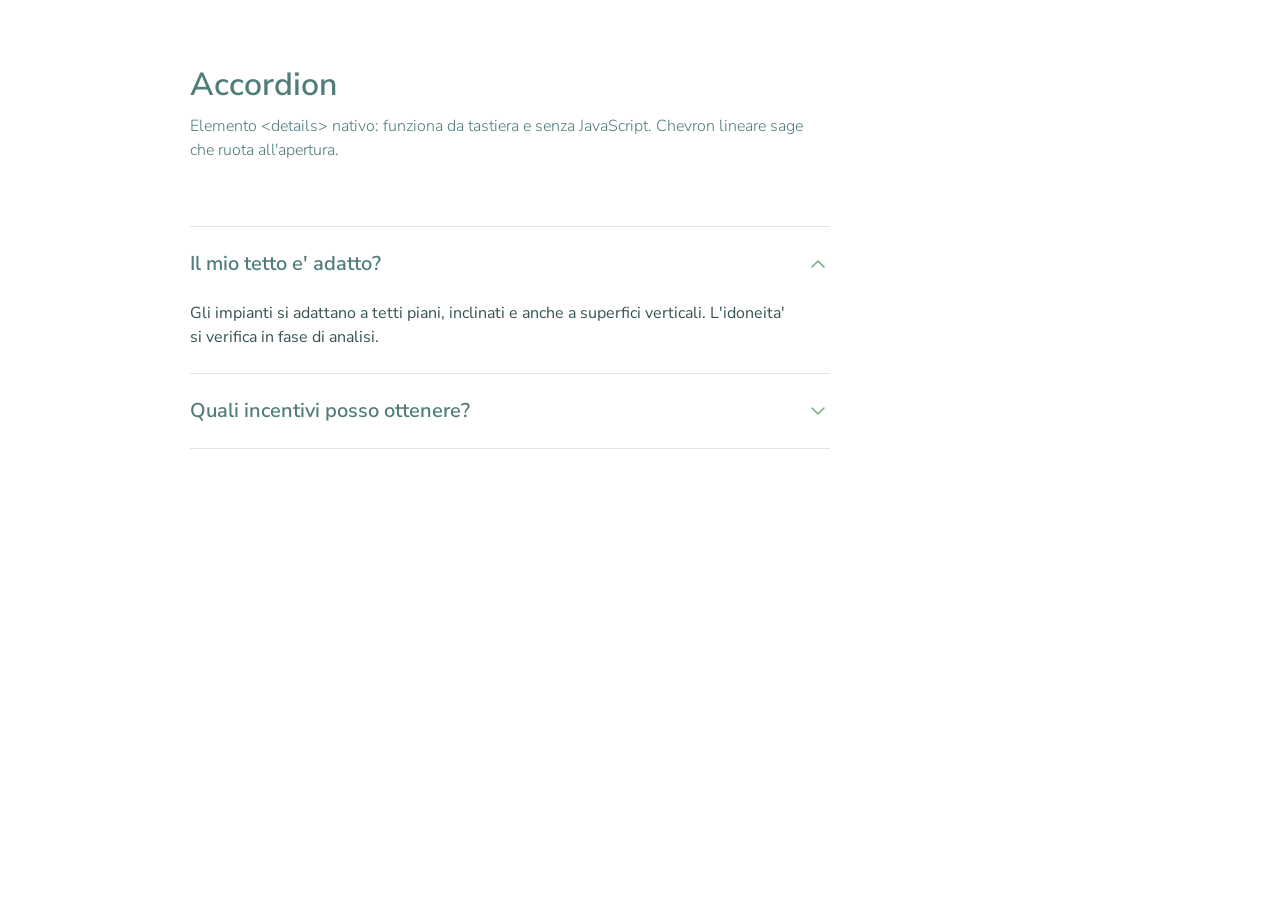
<file: design-system/components/accordion.html>
<!-- @dsCard group="Components" name="Accordion" subtitle="details nativo, chiuso di default" -->
<!doctype html>
<html lang="it">
<head>
<meta charset="utf-8">
<meta name="viewport" content="width=device-width, initial-scale=1">
<title>YouPower — Accordion</title>
<link rel="preconnect" href="https://fonts.googleapis.com">
<link rel="preconnect" href="https://fonts.gstatic.com" crossorigin>
<link rel="stylesheet" href="https://fonts.googleapis.com/css2?family=Nunito+Sans:wght@300;400;600;700&display=swap">
<style>
/* =========================================================================
   YouPower — Brand Design Tokens
   =========================================================================
   Fonte: analisi diretta di https://www.youpower.ch/
   Estrazione tipografica: WhatFont sul DOM live (valori marcati OSSERVATI).
   Valori marcati INFERITI vanno confermati con ispezione DevTools sul sito.

   Uso: importare questo file PRIMA di qualsiasi altro CSS di componente
   in tutte le nuove landing e prodotti YouPower.

     @import "./styles/brand-tokens.css";

   Nessuna regola di stile viene applicata da questo file: solo variabili.
   ========================================================================= */

:root {
  /* -----------------------------------------------------------------------
     1. COLORI — Brand core (OSSERVATI da WhatFont)
     ----------------------------------------------------------------------- */

  /* Primary: verde salvia YouPower — H1 hero, logo accent, icone */
  --color-primary: #73AA7F;         /* rgb(115, 170, 127) */
  --color-primary-rgb: 115, 170, 127;

  /* Secondary: teal medio — H2/H3/H4, label */
  --color-secondary: #507C7C;       /* rgb(80, 124, 124) */
  --color-secondary-rgb: 80, 124, 124;

  /* Text: teal scuro — body */
  --color-text: #365252;            /* rgb(54, 82, 82) */
  --color-text-rgb: 54, 82, 82;

  /* Alias semantici */
  --color-text-muted: var(--color-secondary);
  --color-heading: var(--color-secondary);
  --color-heading-hero: var(--color-primary);

  /* -----------------------------------------------------------------------
     Stati derivati (INFERITI — da verificare hover/pressed su sito live)
     ----------------------------------------------------------------------- */

  --color-primary-dark: #5C8F68;    /* hover / pressed del primary */
  --color-primary-light: #8FBF9A;   /* stati hover-out / disabled soft */
  --color-secondary-dark: #3F6363;
  --color-secondary-light: #7A9E9E;

  /* -----------------------------------------------------------------------
     Superfici e background
     ----------------------------------------------------------------------- */

  --color-background: #FFFFFF;              /* OSSERVATO — superficie principale */
  --color-surface: #FFFFFF;                 /* OSSERVATO — card, blocchi */
  --color-surface-alt: #E8F1EC;             /* INFERITO — mint wash hero (da campionare) */
  --color-surface-inverse: var(--color-text); /* fondo scuro per sezioni "dark" */

  /* -----------------------------------------------------------------------
     Bordi (INFERITI)
     ----------------------------------------------------------------------- */

  --color-border: #E0E7E3;
  --color-border-strong: var(--color-secondary);
  --color-border-focus: var(--color-primary);

  /* -----------------------------------------------------------------------
     Testo su fondo colorato
     ----------------------------------------------------------------------- */

  --color-on-primary: #FFFFFF;
  --color-on-secondary: #FFFFFF;
  --color-on-dark: #FFFFFF;

  /* -----------------------------------------------------------------------
     Stati funzionali (INFERITI — nessuno visibile nel sito osservato,
     definiti per coerenza; da approvare prima di usarli in produzione)
     ----------------------------------------------------------------------- */

  --color-success: var(--color-primary);
  --color-error: #B85450;
  --color-warning: #D4A574;
  --color-info: var(--color-secondary);


  /* =======================================================================
     2. TIPOGRAFIA (OSSERVATA)
     ======================================================================= */

  --font-family-base: "Nunito Sans", system-ui, -apple-system,
                      BlinkMacSystemFont, "Segoe UI", Roboto, sans-serif;
  --font-family-heading: var(--font-family-base);

  /* Pesi — solo questi quattro sono usati sul sito */
  --font-weight-light: 300;
  --font-weight-regular: 400;
  --font-weight-semibold: 600;
  --font-weight-bold: 700;

  /* Font sizes desktop (OSSERVATE) */
  --font-size-h1: 60px;
  --font-size-h2: 32px;
  --font-size-h3: 28px;
  --font-size-h4: 20px;
  --font-size-body-large: 16px;
  --font-size-body: 16px;
  --font-size-small: 14px;   /* INFERITO */
  --font-size-button: 16px;  /* INFERITO */

  /* Line-heights (OSSERVATE) */
  --line-height-h1: 1.0;      /* 60/60 — cifra distintiva */
  --line-height-h2: 1.31;     /* 42/32 */
  --line-height-h3: 1.29;     /* 36/28 */
  --line-height-h4: 1.30;     /* 26/20 */
  --line-height-body: 1.50;   /* 24/16 */
  --line-height-tight: 1.0;
  --line-height-heading: 1.30;
  --line-height-default: 1.50;

  /* Letter-spacing — nessuno rilevato sul sito */
  --letter-spacing-normal: 0;


  /* =======================================================================
     3. RADIUS (INFERITI dallo stile visivo osservato)
     ======================================================================= */

  --radius-sm: 8px;
  --radius-md: 16px;
  --radius-lg: 24px;
  --radius-xl: 32px;
  --radius-pill: 999px;   /* bottoni CTA e input di form */

  --radius-button: var(--radius-pill);
  --radius-input: var(--radius-pill);
  --radius-card: var(--radius-lg);
  --radius-card-large: var(--radius-xl);


  /* =======================================================================
     4. SPACING (INFERITO — scala 4-based)
     ======================================================================= */

  --space-xxs: 4px;
  --space-xs: 8px;
  --space-sm: 16px;
  --space-md: 24px;
  --space-lg: 40px;
  --space-xl: 64px;
  --space-2xl: 96px;    /* padding verticale tra macro-sezioni */
  --space-3xl: 128px;   /* separazione hero / prima sezione */


  /* =======================================================================
     5. LAYOUT (INFERITO)
     ======================================================================= */

  --container-width: 1200px;
  --container-width-wide: 1400px;
  --container-padding: 24px;
  --content-narrow: 720px;

  --header-height: 80px;         /* INFERITO */


  /* =======================================================================
     6. SHADOW (INFERITE — sempre in tinta teal, mai nere)
     ======================================================================= */

  --shadow-soft:      0 8px 24px  rgba(54, 82, 82, 0.08);
  --shadow-card:      0 16px 48px rgba(54, 82, 82, 0.10);
  --shadow-elevated:  0 24px 64px rgba(54, 82, 82, 0.12);
  --shadow-focus-ring: 0 0 0 3px rgba(115, 170, 127, 0.35);


  /* =======================================================================
     7. TRANSITIONS (INFERITE)
     ======================================================================= */

  --transition-fast: 150ms ease-out;
  --transition-base: 250ms ease-out;
  --transition-slow: 400ms ease-out;


  /* =======================================================================
     8. Z-INDEX
     ======================================================================= */

  --z-base: 1;
  --z-dropdown: 100;
  --z-sticky: 200;
  --z-header: 300;
  --z-modal-backdrop: 900;
  --z-modal: 1000;
  --z-toast: 1100;
}


/* =========================================================================
   Font sizes mobile — override sotto 768px
   Valori INFERITI: da verificare in DevTools responsive del sito live.
   ========================================================================= */

@media (max-width: 768px) {
  :root {
    --font-size-h1: 40px;
    --font-size-h2: 26px;
    --font-size-h3: 24px;
    --font-size-h4: 18px;

    --space-2xl: 64px;
    --space-3xl: 80px;

    --container-padding: 20px;
  }
}


/* =========================================================================
   Reduced motion
   ========================================================================= */

@media (prefers-reduced-motion: reduce) {
  :root {
    --transition-fast: 0ms;
    --transition-base: 0ms;
    --transition-slow: 0ms;
  }
}

*, *::before, *::after { box-sizing: border-box; }
body {
  margin: 0;
  padding: var(--space-xl) var(--space-lg);
  background: var(--color-background);
  color: var(--color-text);
  font-family: var(--font-family-base);
  font-size: var(--font-size-body);
  line-height: var(--line-height-body);
  -webkit-font-smoothing: antialiased;
}
h1, h2, h3, h4, p, ul, li, figure, dl, dd { margin: 0; }
ul { padding: 0; list-style: none; }
.ds { max-width: 900px; margin-inline: auto; display: flex; flex-direction: column; gap: var(--space-xl); }
.ds__head { display: flex; flex-direction: column; gap: var(--space-xs); }
.ds__title { font-size: var(--font-size-h2); font-weight: var(--font-weight-semibold); line-height: var(--line-height-h2); color: var(--color-secondary); }
.ds__lead { font-size: var(--font-size-body); font-weight: var(--font-weight-light); color: var(--color-secondary); max-width: 62ch; }
.ds__block { display: flex; flex-direction: column; gap: var(--space-md); }
.ds__label { font-size: var(--font-size-small); font-weight: var(--font-weight-semibold); color: var(--color-text); }
.ds__note { font-size: var(--font-size-small); color: var(--color-secondary); }
.ds__row { display: flex; flex-wrap: wrap; align-items: center; gap: var(--space-md); }
.ds__grid { display: grid; grid-template-columns: repeat(auto-fill, minmax(200px, 1fr)); gap: var(--space-md); }
.ds__rule { height: 1px; background: var(--color-border); }



/* Bottoni — brand kit 4.1: pill, 600, padding 14-16 x 28-32 */
.btn { display: inline-flex; align-items: center; justify-content: center; font-family: var(--font-family-base); font-size: var(--font-size-button); font-weight: var(--font-weight-semibold); line-height: 1.2; padding: var(--space-sm) calc(var(--space-sm) * 2); border: 0; border-radius: var(--radius-pill); cursor: pointer; transition: background-color var(--transition-base), color var(--transition-base); }
.btn--primary { background: var(--color-text); color: var(--color-on-dark); }
.btn--primary:hover { background: var(--color-secondary); }
.btn--sage { background: var(--color-primary); color: var(--color-on-primary); }
.btn--sage:hover { background: var(--color-primary-dark); }
.btn--onDark { background: var(--color-surface); color: var(--color-text); }
.btn--onDark:hover { background: var(--color-surface-alt); }
.btn--text { padding: 0; background: none; color: var(--color-primary); }
.btn--text:hover { color: var(--color-primary-dark); }
.btn--quiet { padding: var(--space-xs) 0; background: none; font-size: var(--font-size-small); color: var(--color-secondary); }
.onDark { padding: var(--space-lg); border-radius: var(--radius-lg); background: var(--color-surface-inverse); }

/* Campi — brand kit 4.3: pill, bordo hairline, padding 14 x 24 */
.field { display: flex; flex-direction: column; max-width: 360px; }
.field__label { font-size: var(--font-size-small); font-weight: var(--font-weight-semibold); color: var(--color-text); }
.field__hint { margin-top: var(--space-xxs); font-size: var(--font-size-small); color: var(--color-secondary); }
.field__input { margin-top: var(--space-xs); width: 100%; padding: 14px var(--space-md); font-family: var(--font-family-base); font-size: var(--font-size-body); color: var(--color-text); background: var(--color-surface); border: 1px solid var(--color-border); border-radius: var(--radius-input); appearance: none; }
.field__input:focus { outline: none; border-color: var(--color-border-focus); box-shadow: var(--shadow-focus-ring); }
.field__input:disabled { background: var(--color-surface-alt); cursor: not-allowed; }
.field--invalid .field__input { border-color: var(--color-error); }
.field__error { margin-top: var(--space-xs); font-size: var(--font-size-small); color: var(--color-error); }
.choices { display: flex; flex-wrap: wrap; gap: var(--space-xs); margin-top: var(--space-xs); }
.choice { display: inline-flex; align-items: center; gap: var(--space-xs); padding: calc(var(--space-xs) + var(--space-xxs)) var(--space-sm); border: 1px solid var(--color-border); border-radius: var(--radius-pill); background: var(--color-surface); cursor: pointer; }
.choice:has(input:checked) { border-color: var(--color-primary); background: var(--color-surface-alt); }
.choice input, .check input { width: 20px; height: 20px; margin: 0; accent-color: var(--color-primary); }
.check { display: flex; align-items: flex-start; gap: var(--space-xs); font-size: var(--font-size-small); color: var(--color-text); }

/* Card — brand kit 4.2: bianca, radius ampio, ombra in tinta, niente bordo */
.card { display: flex; flex-direction: column; gap: var(--space-sm); padding: var(--space-lg); border-radius: var(--radius-lg); background: var(--color-surface); box-shadow: var(--shadow-soft); }
.card__icon { width: calc(var(--space-sm) * 2); height: calc(var(--space-sm) * 2); color: var(--color-primary); }
.card__title { font-size: var(--font-size-h4); font-weight: var(--font-weight-semibold); line-height: var(--line-height-h4); color: var(--color-secondary); }
.card__text { font-size: var(--font-size-body); color: var(--color-text); }
.card__meta { font-size: var(--font-size-small); color: var(--color-text); }
.metrics { display: flex; flex-wrap: wrap; gap: var(--space-md); margin: 0; }
.metric { display: flex; flex-direction: column; }
.metric dd { order: -1; margin: 0; font-size: 24px; font-weight: var(--font-weight-bold); line-height: var(--line-height-heading); color: var(--color-primary); }
.metric dt { font-size: 13px; color: var(--color-secondary); }
.stars { display: flex; gap: var(--space-xxs); color: var(--color-primary); }
.stars svg { width: var(--space-sm); height: var(--space-sm); }
.quote { margin: 0; font-size: var(--font-size-body); color: var(--color-text); }
.author { font-size: var(--font-size-body); font-weight: var(--font-weight-semibold); color: var(--color-text); }
.source { font-size: var(--font-size-small); color: var(--color-secondary); }

/* Accordion nativo */
.accordion { max-width: 640px; border-top: 1px solid var(--color-border); }
.accordion__item { border-bottom: 1px solid var(--color-border); }
.accordion__summary { display: flex; align-items: center; justify-content: space-between; gap: var(--space-md); padding-block: var(--space-md); cursor: pointer; list-style: none; }
.accordion__summary::-webkit-details-marker { display: none; }
.accordion__title { font-size: var(--font-size-h4); font-weight: var(--font-weight-semibold); line-height: var(--line-height-h4); color: var(--color-secondary); }
.accordion__chevron { flex: none; width: var(--space-md); height: var(--space-md); color: var(--color-primary); transition: transform var(--transition-base); }
.accordion__item[open] .accordion__chevron { transform: rotate(180deg); }
.accordion__body { max-width: 60ch; padding-bottom: var(--space-md); font-size: var(--font-size-body); color: var(--color-text); }

</style>
</head>
<body>
<div class="ds">
  <div class="ds__head">
    <h1 class="ds__title">Accordion</h1>
    <p class="ds__lead">Elemento &lt;details&gt; nativo: funziona da tastiera e senza JavaScript. Chevron lineare sage che ruota all'apertura.</p>
  </div>
  <div class="ds__block">
    <div class="accordion">
      <details class="accordion__item" open>
        <summary class="accordion__summary">
          <span class="accordion__title">Il mio tetto e' adatto?</span>
          <svg class="accordion__chevron" viewBox="0 0 24 24" fill="none" stroke="currentColor" stroke-width="1.5" stroke-linecap="round" stroke-linejoin="round" aria-hidden="true"><path d="m6 9 6 6 6-6"></path></svg>
        </summary>
        <div class="accordion__body">Gli impianti si adattano a tetti piani, inclinati e anche a superfici verticali. L'idoneita' si verifica in fase di analisi.</div>
      </details>
      <details class="accordion__item">
        <summary class="accordion__summary">
          <span class="accordion__title">Quali incentivi posso ottenere?</span>
          <svg class="accordion__chevron" viewBox="0 0 24 24" fill="none" stroke="currentColor" stroke-width="1.5" stroke-linecap="round" stroke-linejoin="round" aria-hidden="true"><path d="m6 9 6 6 6-6"></path></svg>
        </summary>
        <div class="accordion__body">Contributi federali, cantonali e comunali, cumulabili tra loro.</div>
      </details>
    </div>
  </div>
</div>
</body>
</html>
</file>
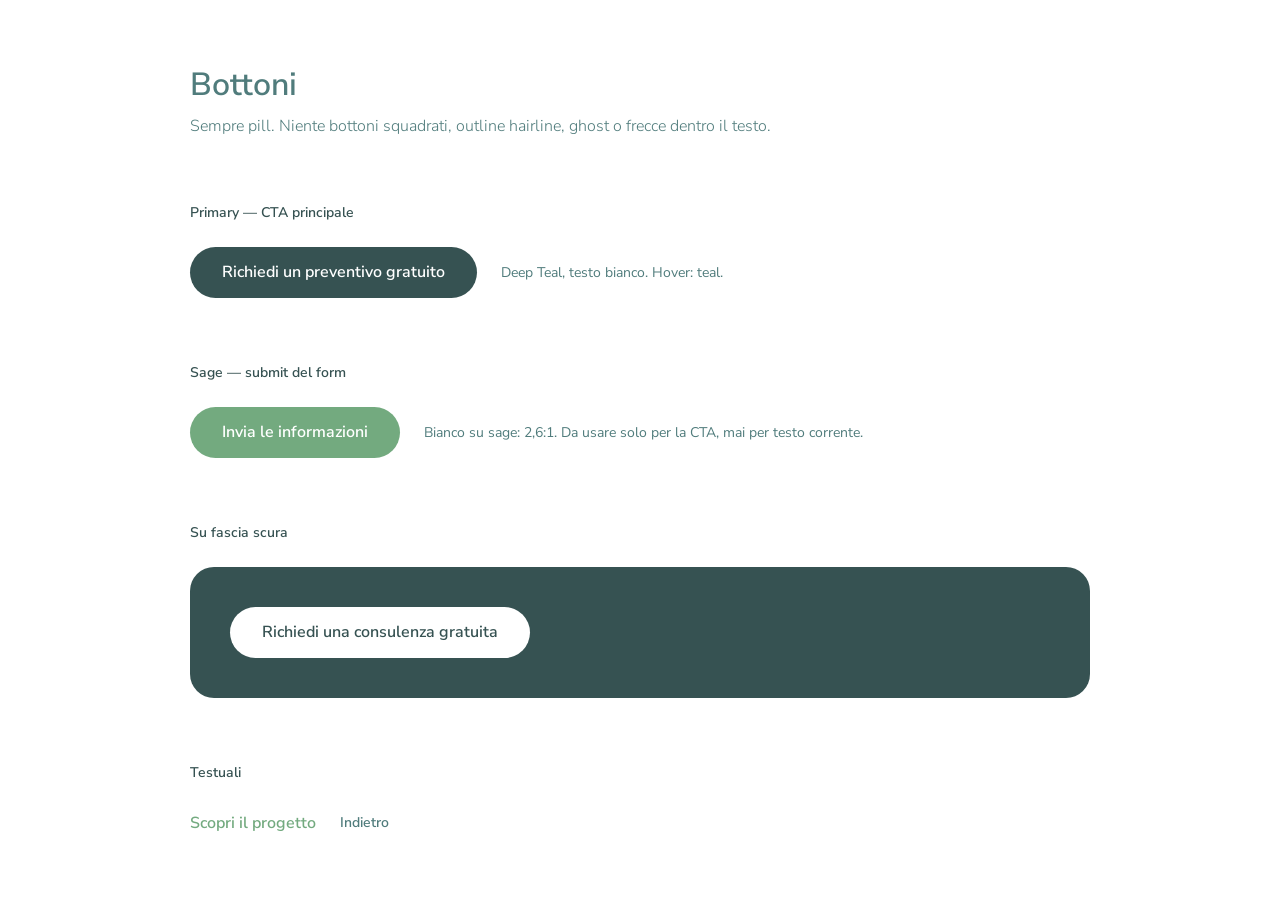
<file: design-system/components/buttons.html>
<!-- @dsCard group="Components" name="Bottoni" subtitle="Primary, sage, su fondo scuro, testuali" -->
<!doctype html>
<html lang="it">
<head>
<meta charset="utf-8">
<meta name="viewport" content="width=device-width, initial-scale=1">
<title>YouPower — Bottoni</title>
<link rel="preconnect" href="https://fonts.googleapis.com">
<link rel="preconnect" href="https://fonts.gstatic.com" crossorigin>
<link rel="stylesheet" href="https://fonts.googleapis.com/css2?family=Nunito+Sans:wght@300;400;600;700&display=swap">
<style>
/* =========================================================================
   YouPower — Brand Design Tokens
   =========================================================================
   Fonte: analisi diretta di https://www.youpower.ch/
   Estrazione tipografica: WhatFont sul DOM live (valori marcati OSSERVATI).
   Valori marcati INFERITI vanno confermati con ispezione DevTools sul sito.

   Uso: importare questo file PRIMA di qualsiasi altro CSS di componente
   in tutte le nuove landing e prodotti YouPower.

     @import "./styles/brand-tokens.css";

   Nessuna regola di stile viene applicata da questo file: solo variabili.
   ========================================================================= */

:root {
  /* -----------------------------------------------------------------------
     1. COLORI — Brand core (OSSERVATI da WhatFont)
     ----------------------------------------------------------------------- */

  /* Primary: verde salvia YouPower — H1 hero, logo accent, icone */
  --color-primary: #73AA7F;         /* rgb(115, 170, 127) */
  --color-primary-rgb: 115, 170, 127;

  /* Secondary: teal medio — H2/H3/H4, label */
  --color-secondary: #507C7C;       /* rgb(80, 124, 124) */
  --color-secondary-rgb: 80, 124, 124;

  /* Text: teal scuro — body */
  --color-text: #365252;            /* rgb(54, 82, 82) */
  --color-text-rgb: 54, 82, 82;

  /* Alias semantici */
  --color-text-muted: var(--color-secondary);
  --color-heading: var(--color-secondary);
  --color-heading-hero: var(--color-primary);

  /* -----------------------------------------------------------------------
     Stati derivati (INFERITI — da verificare hover/pressed su sito live)
     ----------------------------------------------------------------------- */

  --color-primary-dark: #5C8F68;    /* hover / pressed del primary */
  --color-primary-light: #8FBF9A;   /* stati hover-out / disabled soft */
  --color-secondary-dark: #3F6363;
  --color-secondary-light: #7A9E9E;

  /* -----------------------------------------------------------------------
     Superfici e background
     ----------------------------------------------------------------------- */

  --color-background: #FFFFFF;              /* OSSERVATO — superficie principale */
  --color-surface: #FFFFFF;                 /* OSSERVATO — card, blocchi */
  --color-surface-alt: #E8F1EC;             /* INFERITO — mint wash hero (da campionare) */
  --color-surface-inverse: var(--color-text); /* fondo scuro per sezioni "dark" */

  /* -----------------------------------------------------------------------
     Bordi (INFERITI)
     ----------------------------------------------------------------------- */

  --color-border: #E0E7E3;
  --color-border-strong: var(--color-secondary);
  --color-border-focus: var(--color-primary);

  /* -----------------------------------------------------------------------
     Testo su fondo colorato
     ----------------------------------------------------------------------- */

  --color-on-primary: #FFFFFF;
  --color-on-secondary: #FFFFFF;
  --color-on-dark: #FFFFFF;

  /* -----------------------------------------------------------------------
     Stati funzionali (INFERITI — nessuno visibile nel sito osservato,
     definiti per coerenza; da approvare prima di usarli in produzione)
     ----------------------------------------------------------------------- */

  --color-success: var(--color-primary);
  --color-error: #B85450;
  --color-warning: #D4A574;
  --color-info: var(--color-secondary);


  /* =======================================================================
     2. TIPOGRAFIA (OSSERVATA)
     ======================================================================= */

  --font-family-base: "Nunito Sans", system-ui, -apple-system,
                      BlinkMacSystemFont, "Segoe UI", Roboto, sans-serif;
  --font-family-heading: var(--font-family-base);

  /* Pesi — solo questi quattro sono usati sul sito */
  --font-weight-light: 300;
  --font-weight-regular: 400;
  --font-weight-semibold: 600;
  --font-weight-bold: 700;

  /* Font sizes desktop (OSSERVATE) */
  --font-size-h1: 60px;
  --font-size-h2: 32px;
  --font-size-h3: 28px;
  --font-size-h4: 20px;
  --font-size-body-large: 16px;
  --font-size-body: 16px;
  --font-size-small: 14px;   /* INFERITO */
  --font-size-button: 16px;  /* INFERITO */

  /* Line-heights (OSSERVATE) */
  --line-height-h1: 1.0;      /* 60/60 — cifra distintiva */
  --line-height-h2: 1.31;     /* 42/32 */
  --line-height-h3: 1.29;     /* 36/28 */
  --line-height-h4: 1.30;     /* 26/20 */
  --line-height-body: 1.50;   /* 24/16 */
  --line-height-tight: 1.0;
  --line-height-heading: 1.30;
  --line-height-default: 1.50;

  /* Letter-spacing — nessuno rilevato sul sito */
  --letter-spacing-normal: 0;


  /* =======================================================================
     3. RADIUS (INFERITI dallo stile visivo osservato)
     ======================================================================= */

  --radius-sm: 8px;
  --radius-md: 16px;
  --radius-lg: 24px;
  --radius-xl: 32px;
  --radius-pill: 999px;   /* bottoni CTA e input di form */

  --radius-button: var(--radius-pill);
  --radius-input: var(--radius-pill);
  --radius-card: var(--radius-lg);
  --radius-card-large: var(--radius-xl);


  /* =======================================================================
     4. SPACING (INFERITO — scala 4-based)
     ======================================================================= */

  --space-xxs: 4px;
  --space-xs: 8px;
  --space-sm: 16px;
  --space-md: 24px;
  --space-lg: 40px;
  --space-xl: 64px;
  --space-2xl: 96px;    /* padding verticale tra macro-sezioni */
  --space-3xl: 128px;   /* separazione hero / prima sezione */


  /* =======================================================================
     5. LAYOUT (INFERITO)
     ======================================================================= */

  --container-width: 1200px;
  --container-width-wide: 1400px;
  --container-padding: 24px;
  --content-narrow: 720px;

  --header-height: 80px;         /* INFERITO */


  /* =======================================================================
     6. SHADOW (INFERITE — sempre in tinta teal, mai nere)
     ======================================================================= */

  --shadow-soft:      0 8px 24px  rgba(54, 82, 82, 0.08);
  --shadow-card:      0 16px 48px rgba(54, 82, 82, 0.10);
  --shadow-elevated:  0 24px 64px rgba(54, 82, 82, 0.12);
  --shadow-focus-ring: 0 0 0 3px rgba(115, 170, 127, 0.35);


  /* =======================================================================
     7. TRANSITIONS (INFERITE)
     ======================================================================= */

  --transition-fast: 150ms ease-out;
  --transition-base: 250ms ease-out;
  --transition-slow: 400ms ease-out;


  /* =======================================================================
     8. Z-INDEX
     ======================================================================= */

  --z-base: 1;
  --z-dropdown: 100;
  --z-sticky: 200;
  --z-header: 300;
  --z-modal-backdrop: 900;
  --z-modal: 1000;
  --z-toast: 1100;
}


/* =========================================================================
   Font sizes mobile — override sotto 768px
   Valori INFERITI: da verificare in DevTools responsive del sito live.
   ========================================================================= */

@media (max-width: 768px) {
  :root {
    --font-size-h1: 40px;
    --font-size-h2: 26px;
    --font-size-h3: 24px;
    --font-size-h4: 18px;

    --space-2xl: 64px;
    --space-3xl: 80px;

    --container-padding: 20px;
  }
}


/* =========================================================================
   Reduced motion
   ========================================================================= */

@media (prefers-reduced-motion: reduce) {
  :root {
    --transition-fast: 0ms;
    --transition-base: 0ms;
    --transition-slow: 0ms;
  }
}

*, *::before, *::after { box-sizing: border-box; }
body {
  margin: 0;
  padding: var(--space-xl) var(--space-lg);
  background: var(--color-background);
  color: var(--color-text);
  font-family: var(--font-family-base);
  font-size: var(--font-size-body);
  line-height: var(--line-height-body);
  -webkit-font-smoothing: antialiased;
}
h1, h2, h3, h4, p, ul, li, figure, dl, dd { margin: 0; }
ul { padding: 0; list-style: none; }
.ds { max-width: 900px; margin-inline: auto; display: flex; flex-direction: column; gap: var(--space-xl); }
.ds__head { display: flex; flex-direction: column; gap: var(--space-xs); }
.ds__title { font-size: var(--font-size-h2); font-weight: var(--font-weight-semibold); line-height: var(--line-height-h2); color: var(--color-secondary); }
.ds__lead { font-size: var(--font-size-body); font-weight: var(--font-weight-light); color: var(--color-secondary); max-width: 62ch; }
.ds__block { display: flex; flex-direction: column; gap: var(--space-md); }
.ds__label { font-size: var(--font-size-small); font-weight: var(--font-weight-semibold); color: var(--color-text); }
.ds__note { font-size: var(--font-size-small); color: var(--color-secondary); }
.ds__row { display: flex; flex-wrap: wrap; align-items: center; gap: var(--space-md); }
.ds__grid { display: grid; grid-template-columns: repeat(auto-fill, minmax(200px, 1fr)); gap: var(--space-md); }
.ds__rule { height: 1px; background: var(--color-border); }



/* Bottoni — brand kit 4.1: pill, 600, padding 14-16 x 28-32 */
.btn { display: inline-flex; align-items: center; justify-content: center; font-family: var(--font-family-base); font-size: var(--font-size-button); font-weight: var(--font-weight-semibold); line-height: 1.2; padding: var(--space-sm) calc(var(--space-sm) * 2); border: 0; border-radius: var(--radius-pill); cursor: pointer; transition: background-color var(--transition-base), color var(--transition-base); }
.btn--primary { background: var(--color-text); color: var(--color-on-dark); }
.btn--primary:hover { background: var(--color-secondary); }
.btn--sage { background: var(--color-primary); color: var(--color-on-primary); }
.btn--sage:hover { background: var(--color-primary-dark); }
.btn--onDark { background: var(--color-surface); color: var(--color-text); }
.btn--onDark:hover { background: var(--color-surface-alt); }
.btn--text { padding: 0; background: none; color: var(--color-primary); }
.btn--text:hover { color: var(--color-primary-dark); }
.btn--quiet { padding: var(--space-xs) 0; background: none; font-size: var(--font-size-small); color: var(--color-secondary); }
.onDark { padding: var(--space-lg); border-radius: var(--radius-lg); background: var(--color-surface-inverse); }

/* Campi — brand kit 4.3: pill, bordo hairline, padding 14 x 24 */
.field { display: flex; flex-direction: column; max-width: 360px; }
.field__label { font-size: var(--font-size-small); font-weight: var(--font-weight-semibold); color: var(--color-text); }
.field__hint { margin-top: var(--space-xxs); font-size: var(--font-size-small); color: var(--color-secondary); }
.field__input { margin-top: var(--space-xs); width: 100%; padding: 14px var(--space-md); font-family: var(--font-family-base); font-size: var(--font-size-body); color: var(--color-text); background: var(--color-surface); border: 1px solid var(--color-border); border-radius: var(--radius-input); appearance: none; }
.field__input:focus { outline: none; border-color: var(--color-border-focus); box-shadow: var(--shadow-focus-ring); }
.field__input:disabled { background: var(--color-surface-alt); cursor: not-allowed; }
.field--invalid .field__input { border-color: var(--color-error); }
.field__error { margin-top: var(--space-xs); font-size: var(--font-size-small); color: var(--color-error); }
.choices { display: flex; flex-wrap: wrap; gap: var(--space-xs); margin-top: var(--space-xs); }
.choice { display: inline-flex; align-items: center; gap: var(--space-xs); padding: calc(var(--space-xs) + var(--space-xxs)) var(--space-sm); border: 1px solid var(--color-border); border-radius: var(--radius-pill); background: var(--color-surface); cursor: pointer; }
.choice:has(input:checked) { border-color: var(--color-primary); background: var(--color-surface-alt); }
.choice input, .check input { width: 20px; height: 20px; margin: 0; accent-color: var(--color-primary); }
.check { display: flex; align-items: flex-start; gap: var(--space-xs); font-size: var(--font-size-small); color: var(--color-text); }

/* Card — brand kit 4.2: bianca, radius ampio, ombra in tinta, niente bordo */
.card { display: flex; flex-direction: column; gap: var(--space-sm); padding: var(--space-lg); border-radius: var(--radius-lg); background: var(--color-surface); box-shadow: var(--shadow-soft); }
.card__icon { width: calc(var(--space-sm) * 2); height: calc(var(--space-sm) * 2); color: var(--color-primary); }
.card__title { font-size: var(--font-size-h4); font-weight: var(--font-weight-semibold); line-height: var(--line-height-h4); color: var(--color-secondary); }
.card__text { font-size: var(--font-size-body); color: var(--color-text); }
.card__meta { font-size: var(--font-size-small); color: var(--color-text); }
.metrics { display: flex; flex-wrap: wrap; gap: var(--space-md); margin: 0; }
.metric { display: flex; flex-direction: column; }
.metric dd { order: -1; margin: 0; font-size: 24px; font-weight: var(--font-weight-bold); line-height: var(--line-height-heading); color: var(--color-primary); }
.metric dt { font-size: 13px; color: var(--color-secondary); }
.stars { display: flex; gap: var(--space-xxs); color: var(--color-primary); }
.stars svg { width: var(--space-sm); height: var(--space-sm); }
.quote { margin: 0; font-size: var(--font-size-body); color: var(--color-text); }
.author { font-size: var(--font-size-body); font-weight: var(--font-weight-semibold); color: var(--color-text); }
.source { font-size: var(--font-size-small); color: var(--color-secondary); }

/* Accordion nativo */
.accordion { max-width: 640px; border-top: 1px solid var(--color-border); }
.accordion__item { border-bottom: 1px solid var(--color-border); }
.accordion__summary { display: flex; align-items: center; justify-content: space-between; gap: var(--space-md); padding-block: var(--space-md); cursor: pointer; list-style: none; }
.accordion__summary::-webkit-details-marker { display: none; }
.accordion__title { font-size: var(--font-size-h4); font-weight: var(--font-weight-semibold); line-height: var(--line-height-h4); color: var(--color-secondary); }
.accordion__chevron { flex: none; width: var(--space-md); height: var(--space-md); color: var(--color-primary); transition: transform var(--transition-base); }
.accordion__item[open] .accordion__chevron { transform: rotate(180deg); }
.accordion__body { max-width: 60ch; padding-bottom: var(--space-md); font-size: var(--font-size-body); color: var(--color-text); }

</style>
</head>
<body>
<div class="ds">
  <div class="ds__head">
    <h1 class="ds__title">Bottoni</h1>
    <p class="ds__lead">Sempre pill. Niente bottoni squadrati, outline hairline, ghost o frecce dentro il testo.</p>
  </div>
  <div class="ds__block">
    <p class="ds__label">Primary — CTA principale</p>
    <div class="ds__row">
      <button class="btn btn--primary">Richiedi un preventivo gratuito</button>
      <span class="ds__note">Deep Teal, testo bianco. Hover: teal.</span>
    </div>
  </div>

  <div class="ds__block">
    <p class="ds__label">Sage — submit del form</p>
    <div class="ds__row">
      <button class="btn btn--sage">Invia le informazioni</button>
      <span class="ds__note">Bianco su sage: 2,6:1. Da usare solo per la CTA, mai per testo corrente.</span>
    </div>
  </div>

  <div class="ds__block">
    <p class="ds__label">Su fascia scura</p>
    <div class="onDark ds__row">
      <button class="btn btn--onDark">Richiedi una consulenza gratuita</button>
    </div>
  </div>

  <div class="ds__block">
    <p class="ds__label">Testuali</p>
    <div class="ds__row">
      <button class="btn btn--text">Scopri il progetto</button>
      <button class="btn btn--quiet">Indietro</button>
    </div>
  </div>
</div>
</body>
</html>
</file>
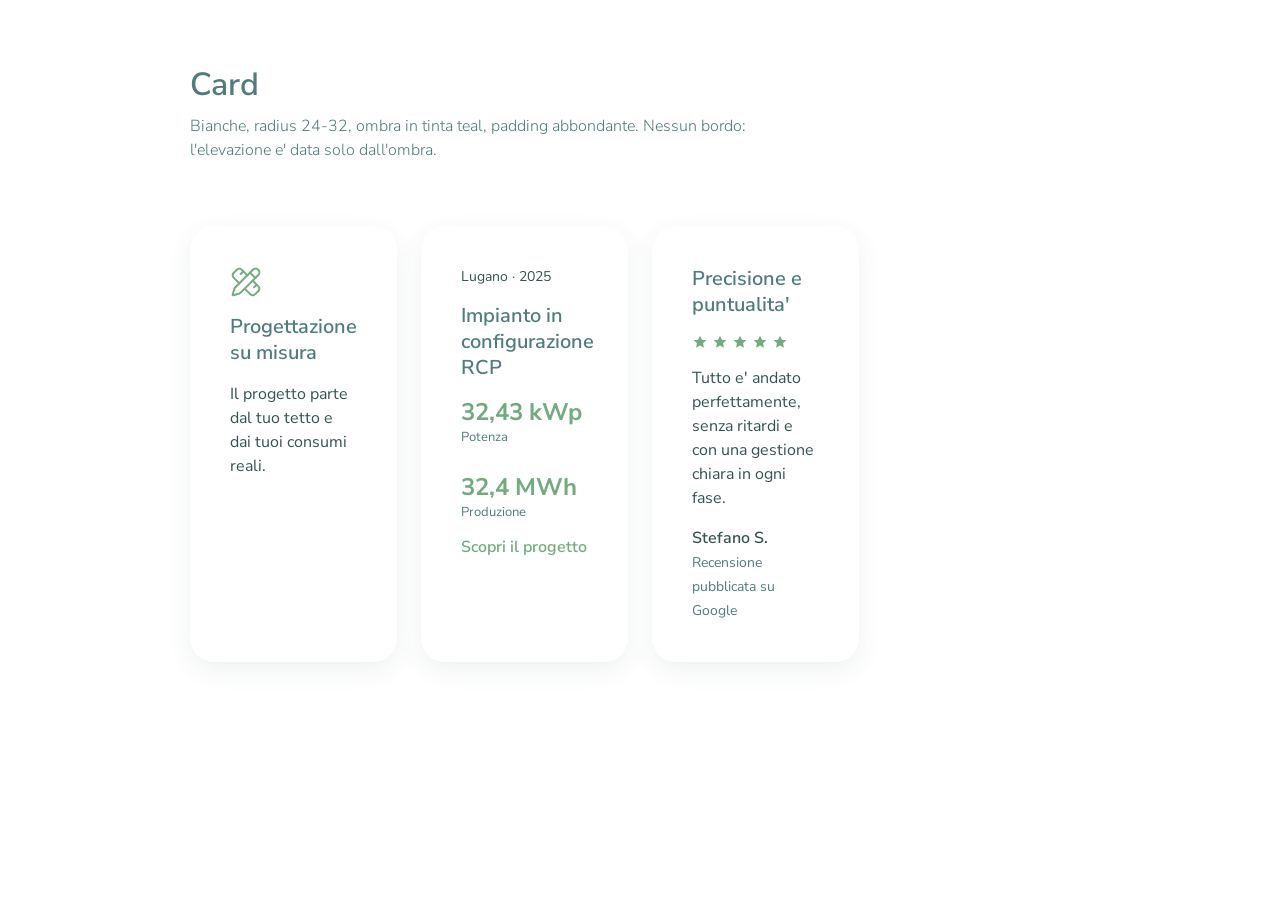
<file: design-system/components/cards.html>
<!-- @dsCard group="Components" name="Card" subtitle="Contenuto, case study, recensione" -->
<!doctype html>
<html lang="it">
<head>
<meta charset="utf-8">
<meta name="viewport" content="width=device-width, initial-scale=1">
<title>YouPower — Card</title>
<link rel="preconnect" href="https://fonts.googleapis.com">
<link rel="preconnect" href="https://fonts.gstatic.com" crossorigin>
<link rel="stylesheet" href="https://fonts.googleapis.com/css2?family=Nunito+Sans:wght@300;400;600;700&display=swap">
<style>
/* =========================================================================
   YouPower — Brand Design Tokens
   =========================================================================
   Fonte: analisi diretta di https://www.youpower.ch/
   Estrazione tipografica: WhatFont sul DOM live (valori marcati OSSERVATI).
   Valori marcati INFERITI vanno confermati con ispezione DevTools sul sito.

   Uso: importare questo file PRIMA di qualsiasi altro CSS di componente
   in tutte le nuove landing e prodotti YouPower.

     @import "./styles/brand-tokens.css";

   Nessuna regola di stile viene applicata da questo file: solo variabili.
   ========================================================================= */

:root {
  /* -----------------------------------------------------------------------
     1. COLORI — Brand core (OSSERVATI da WhatFont)
     ----------------------------------------------------------------------- */

  /* Primary: verde salvia YouPower — H1 hero, logo accent, icone */
  --color-primary: #73AA7F;         /* rgb(115, 170, 127) */
  --color-primary-rgb: 115, 170, 127;

  /* Secondary: teal medio — H2/H3/H4, label */
  --color-secondary: #507C7C;       /* rgb(80, 124, 124) */
  --color-secondary-rgb: 80, 124, 124;

  /* Text: teal scuro — body */
  --color-text: #365252;            /* rgb(54, 82, 82) */
  --color-text-rgb: 54, 82, 82;

  /* Alias semantici */
  --color-text-muted: var(--color-secondary);
  --color-heading: var(--color-secondary);
  --color-heading-hero: var(--color-primary);

  /* -----------------------------------------------------------------------
     Stati derivati (INFERITI — da verificare hover/pressed su sito live)
     ----------------------------------------------------------------------- */

  --color-primary-dark: #5C8F68;    /* hover / pressed del primary */
  --color-primary-light: #8FBF9A;   /* stati hover-out / disabled soft */
  --color-secondary-dark: #3F6363;
  --color-secondary-light: #7A9E9E;

  /* -----------------------------------------------------------------------
     Superfici e background
     ----------------------------------------------------------------------- */

  --color-background: #FFFFFF;              /* OSSERVATO — superficie principale */
  --color-surface: #FFFFFF;                 /* OSSERVATO — card, blocchi */
  --color-surface-alt: #E8F1EC;             /* INFERITO — mint wash hero (da campionare) */
  --color-surface-inverse: var(--color-text); /* fondo scuro per sezioni "dark" */

  /* -----------------------------------------------------------------------
     Bordi (INFERITI)
     ----------------------------------------------------------------------- */

  --color-border: #E0E7E3;
  --color-border-strong: var(--color-secondary);
  --color-border-focus: var(--color-primary);

  /* -----------------------------------------------------------------------
     Testo su fondo colorato
     ----------------------------------------------------------------------- */

  --color-on-primary: #FFFFFF;
  --color-on-secondary: #FFFFFF;
  --color-on-dark: #FFFFFF;

  /* -----------------------------------------------------------------------
     Stati funzionali (INFERITI — nessuno visibile nel sito osservato,
     definiti per coerenza; da approvare prima di usarli in produzione)
     ----------------------------------------------------------------------- */

  --color-success: var(--color-primary);
  --color-error: #B85450;
  --color-warning: #D4A574;
  --color-info: var(--color-secondary);


  /* =======================================================================
     2. TIPOGRAFIA (OSSERVATA)
     ======================================================================= */

  --font-family-base: "Nunito Sans", system-ui, -apple-system,
                      BlinkMacSystemFont, "Segoe UI", Roboto, sans-serif;
  --font-family-heading: var(--font-family-base);

  /* Pesi — solo questi quattro sono usati sul sito */
  --font-weight-light: 300;
  --font-weight-regular: 400;
  --font-weight-semibold: 600;
  --font-weight-bold: 700;

  /* Font sizes desktop (OSSERVATE) */
  --font-size-h1: 60px;
  --font-size-h2: 32px;
  --font-size-h3: 28px;
  --font-size-h4: 20px;
  --font-size-body-large: 16px;
  --font-size-body: 16px;
  --font-size-small: 14px;   /* INFERITO */
  --font-size-button: 16px;  /* INFERITO */

  /* Line-heights (OSSERVATE) */
  --line-height-h1: 1.0;      /* 60/60 — cifra distintiva */
  --line-height-h2: 1.31;     /* 42/32 */
  --line-height-h3: 1.29;     /* 36/28 */
  --line-height-h4: 1.30;     /* 26/20 */
  --line-height-body: 1.50;   /* 24/16 */
  --line-height-tight: 1.0;
  --line-height-heading: 1.30;
  --line-height-default: 1.50;

  /* Letter-spacing — nessuno rilevato sul sito */
  --letter-spacing-normal: 0;


  /* =======================================================================
     3. RADIUS (INFERITI dallo stile visivo osservato)
     ======================================================================= */

  --radius-sm: 8px;
  --radius-md: 16px;
  --radius-lg: 24px;
  --radius-xl: 32px;
  --radius-pill: 999px;   /* bottoni CTA e input di form */

  --radius-button: var(--radius-pill);
  --radius-input: var(--radius-pill);
  --radius-card: var(--radius-lg);
  --radius-card-large: var(--radius-xl);


  /* =======================================================================
     4. SPACING (INFERITO — scala 4-based)
     ======================================================================= */

  --space-xxs: 4px;
  --space-xs: 8px;
  --space-sm: 16px;
  --space-md: 24px;
  --space-lg: 40px;
  --space-xl: 64px;
  --space-2xl: 96px;    /* padding verticale tra macro-sezioni */
  --space-3xl: 128px;   /* separazione hero / prima sezione */


  /* =======================================================================
     5. LAYOUT (INFERITO)
     ======================================================================= */

  --container-width: 1200px;
  --container-width-wide: 1400px;
  --container-padding: 24px;
  --content-narrow: 720px;

  --header-height: 80px;         /* INFERITO */


  /* =======================================================================
     6. SHADOW (INFERITE — sempre in tinta teal, mai nere)
     ======================================================================= */

  --shadow-soft:      0 8px 24px  rgba(54, 82, 82, 0.08);
  --shadow-card:      0 16px 48px rgba(54, 82, 82, 0.10);
  --shadow-elevated:  0 24px 64px rgba(54, 82, 82, 0.12);
  --shadow-focus-ring: 0 0 0 3px rgba(115, 170, 127, 0.35);


  /* =======================================================================
     7. TRANSITIONS (INFERITE)
     ======================================================================= */

  --transition-fast: 150ms ease-out;
  --transition-base: 250ms ease-out;
  --transition-slow: 400ms ease-out;


  /* =======================================================================
     8. Z-INDEX
     ======================================================================= */

  --z-base: 1;
  --z-dropdown: 100;
  --z-sticky: 200;
  --z-header: 300;
  --z-modal-backdrop: 900;
  --z-modal: 1000;
  --z-toast: 1100;
}


/* =========================================================================
   Font sizes mobile — override sotto 768px
   Valori INFERITI: da verificare in DevTools responsive del sito live.
   ========================================================================= */

@media (max-width: 768px) {
  :root {
    --font-size-h1: 40px;
    --font-size-h2: 26px;
    --font-size-h3: 24px;
    --font-size-h4: 18px;

    --space-2xl: 64px;
    --space-3xl: 80px;

    --container-padding: 20px;
  }
}


/* =========================================================================
   Reduced motion
   ========================================================================= */

@media (prefers-reduced-motion: reduce) {
  :root {
    --transition-fast: 0ms;
    --transition-base: 0ms;
    --transition-slow: 0ms;
  }
}

*, *::before, *::after { box-sizing: border-box; }
body {
  margin: 0;
  padding: var(--space-xl) var(--space-lg);
  background: var(--color-background);
  color: var(--color-text);
  font-family: var(--font-family-base);
  font-size: var(--font-size-body);
  line-height: var(--line-height-body);
  -webkit-font-smoothing: antialiased;
}
h1, h2, h3, h4, p, ul, li, figure, dl, dd { margin: 0; }
ul { padding: 0; list-style: none; }
.ds { max-width: 900px; margin-inline: auto; display: flex; flex-direction: column; gap: var(--space-xl); }
.ds__head { display: flex; flex-direction: column; gap: var(--space-xs); }
.ds__title { font-size: var(--font-size-h2); font-weight: var(--font-weight-semibold); line-height: var(--line-height-h2); color: var(--color-secondary); }
.ds__lead { font-size: var(--font-size-body); font-weight: var(--font-weight-light); color: var(--color-secondary); max-width: 62ch; }
.ds__block { display: flex; flex-direction: column; gap: var(--space-md); }
.ds__label { font-size: var(--font-size-small); font-weight: var(--font-weight-semibold); color: var(--color-text); }
.ds__note { font-size: var(--font-size-small); color: var(--color-secondary); }
.ds__row { display: flex; flex-wrap: wrap; align-items: center; gap: var(--space-md); }
.ds__grid { display: grid; grid-template-columns: repeat(auto-fill, minmax(200px, 1fr)); gap: var(--space-md); }
.ds__rule { height: 1px; background: var(--color-border); }



/* Bottoni — brand kit 4.1: pill, 600, padding 14-16 x 28-32 */
.btn { display: inline-flex; align-items: center; justify-content: center; font-family: var(--font-family-base); font-size: var(--font-size-button); font-weight: var(--font-weight-semibold); line-height: 1.2; padding: var(--space-sm) calc(var(--space-sm) * 2); border: 0; border-radius: var(--radius-pill); cursor: pointer; transition: background-color var(--transition-base), color var(--transition-base); }
.btn--primary { background: var(--color-text); color: var(--color-on-dark); }
.btn--primary:hover { background: var(--color-secondary); }
.btn--sage { background: var(--color-primary); color: var(--color-on-primary); }
.btn--sage:hover { background: var(--color-primary-dark); }
.btn--onDark { background: var(--color-surface); color: var(--color-text); }
.btn--onDark:hover { background: var(--color-surface-alt); }
.btn--text { padding: 0; background: none; color: var(--color-primary); }
.btn--text:hover { color: var(--color-primary-dark); }
.btn--quiet { padding: var(--space-xs) 0; background: none; font-size: var(--font-size-small); color: var(--color-secondary); }
.onDark { padding: var(--space-lg); border-radius: var(--radius-lg); background: var(--color-surface-inverse); }

/* Campi — brand kit 4.3: pill, bordo hairline, padding 14 x 24 */
.field { display: flex; flex-direction: column; max-width: 360px; }
.field__label { font-size: var(--font-size-small); font-weight: var(--font-weight-semibold); color: var(--color-text); }
.field__hint { margin-top: var(--space-xxs); font-size: var(--font-size-small); color: var(--color-secondary); }
.field__input { margin-top: var(--space-xs); width: 100%; padding: 14px var(--space-md); font-family: var(--font-family-base); font-size: var(--font-size-body); color: var(--color-text); background: var(--color-surface); border: 1px solid var(--color-border); border-radius: var(--radius-input); appearance: none; }
.field__input:focus { outline: none; border-color: var(--color-border-focus); box-shadow: var(--shadow-focus-ring); }
.field__input:disabled { background: var(--color-surface-alt); cursor: not-allowed; }
.field--invalid .field__input { border-color: var(--color-error); }
.field__error { margin-top: var(--space-xs); font-size: var(--font-size-small); color: var(--color-error); }
.choices { display: flex; flex-wrap: wrap; gap: var(--space-xs); margin-top: var(--space-xs); }
.choice { display: inline-flex; align-items: center; gap: var(--space-xs); padding: calc(var(--space-xs) + var(--space-xxs)) var(--space-sm); border: 1px solid var(--color-border); border-radius: var(--radius-pill); background: var(--color-surface); cursor: pointer; }
.choice:has(input:checked) { border-color: var(--color-primary); background: var(--color-surface-alt); }
.choice input, .check input { width: 20px; height: 20px; margin: 0; accent-color: var(--color-primary); }
.check { display: flex; align-items: flex-start; gap: var(--space-xs); font-size: var(--font-size-small); color: var(--color-text); }

/* Card — brand kit 4.2: bianca, radius ampio, ombra in tinta, niente bordo */
.card { display: flex; flex-direction: column; gap: var(--space-sm); padding: var(--space-lg); border-radius: var(--radius-lg); background: var(--color-surface); box-shadow: var(--shadow-soft); }
.card__icon { width: calc(var(--space-sm) * 2); height: calc(var(--space-sm) * 2); color: var(--color-primary); }
.card__title { font-size: var(--font-size-h4); font-weight: var(--font-weight-semibold); line-height: var(--line-height-h4); color: var(--color-secondary); }
.card__text { font-size: var(--font-size-body); color: var(--color-text); }
.card__meta { font-size: var(--font-size-small); color: var(--color-text); }
.metrics { display: flex; flex-wrap: wrap; gap: var(--space-md); margin: 0; }
.metric { display: flex; flex-direction: column; }
.metric dd { order: -1; margin: 0; font-size: 24px; font-weight: var(--font-weight-bold); line-height: var(--line-height-heading); color: var(--color-primary); }
.metric dt { font-size: 13px; color: var(--color-secondary); }
.stars { display: flex; gap: var(--space-xxs); color: var(--color-primary); }
.stars svg { width: var(--space-sm); height: var(--space-sm); }
.quote { margin: 0; font-size: var(--font-size-body); color: var(--color-text); }
.author { font-size: var(--font-size-body); font-weight: var(--font-weight-semibold); color: var(--color-text); }
.source { font-size: var(--font-size-small); color: var(--color-secondary); }

/* Accordion nativo */
.accordion { max-width: 640px; border-top: 1px solid var(--color-border); }
.accordion__item { border-bottom: 1px solid var(--color-border); }
.accordion__summary { display: flex; align-items: center; justify-content: space-between; gap: var(--space-md); padding-block: var(--space-md); cursor: pointer; list-style: none; }
.accordion__summary::-webkit-details-marker { display: none; }
.accordion__title { font-size: var(--font-size-h4); font-weight: var(--font-weight-semibold); line-height: var(--line-height-h4); color: var(--color-secondary); }
.accordion__chevron { flex: none; width: var(--space-md); height: var(--space-md); color: var(--color-primary); transition: transform var(--transition-base); }
.accordion__item[open] .accordion__chevron { transform: rotate(180deg); }
.accordion__body { max-width: 60ch; padding-bottom: var(--space-md); font-size: var(--font-size-body); color: var(--color-text); }

</style>
</head>
<body>
<div class="ds">
  <div class="ds__head">
    <h1 class="ds__title">Card</h1>
    <p class="ds__lead">Bianche, radius 24-32, ombra in tinta teal, padding abbondante. Nessun bordo: l'elevazione e' data solo dall'ombra.</p>
  </div>
  <div class="ds__block ds__grid">
    <div class="card">
      <svg class="card__icon" viewBox="0 0 24 24" fill="none" stroke="currentColor" stroke-width="1.5" stroke-linecap="round" stroke-linejoin="round" aria-hidden="true"><path d="M13 7 8.7 2.7a2.41 2.41 0 0 0-3.4 0L2.7 5.3a2.41 2.41 0 0 0 0 3.4L7 13"></path><path d="m8 6 2-2"></path><path d="m18 16 2-2"></path><path d="m17 11 4.3 4.3c.94.94.94 2.46 0 3.4l-2.6 2.6c-.94.94-2.46.94-3.4 0L11 17"></path><path d="M21.17 6.81a1 1 0 0 0-3.99-3.99L3.84 16.17a2 2 0 0 0-.5.83l-1.32 4.35a.5.5 0 0 0 .62.62l4.35-1.32a2 2 0 0 0 .83-.5z"></path><path d="m15 5 4 4"></path></svg>
      <h3 class="card__title">Progettazione su misura</h3>
      <p class="card__text">Il progetto parte dal tuo tetto e dai tuoi consumi reali.</p>
    </div>

    <div class="card">
      <p class="card__meta">Lugano · 2025</p>
      <h3 class="card__title">Impianto in configurazione RCP</h3>
      <dl class="metrics">
        <div class="metric"><dt>Potenza</dt><dd>32,43 kWp</dd></div>
        <div class="metric"><dt>Produzione</dt><dd>32,4 MWh</dd></div>
      </dl>
      <button class="btn btn--text" style="align-self: flex-start;">Scopri il progetto</button>
    </div>

    <div class="card">
      <h3 class="card__title">Precisione e puntualita'</h3>
      <div class="stars" role="img" aria-label="5 stelle su 5"><svg viewBox="0 0 24 24" fill="currentColor" aria-hidden="true"><path d="m12 2.5 2.9 6.1 6.6.8-4.9 4.6 1.3 6.6L12 17.3l-5.9 3.3 1.3-6.6-4.9-4.6 6.6-.8Z"></path></svg><svg viewBox="0 0 24 24" fill="currentColor" aria-hidden="true"><path d="m12 2.5 2.9 6.1 6.6.8-4.9 4.6 1.3 6.6L12 17.3l-5.9 3.3 1.3-6.6-4.9-4.6 6.6-.8Z"></path></svg><svg viewBox="0 0 24 24" fill="currentColor" aria-hidden="true"><path d="m12 2.5 2.9 6.1 6.6.8-4.9 4.6 1.3 6.6L12 17.3l-5.9 3.3 1.3-6.6-4.9-4.6 6.6-.8Z"></path></svg><svg viewBox="0 0 24 24" fill="currentColor" aria-hidden="true"><path d="m12 2.5 2.9 6.1 6.6.8-4.9 4.6 1.3 6.6L12 17.3l-5.9 3.3 1.3-6.6-4.9-4.6 6.6-.8Z"></path></svg><svg viewBox="0 0 24 24" fill="currentColor" aria-hidden="true"><path d="m12 2.5 2.9 6.1 6.6.8-4.9 4.6 1.3 6.6L12 17.3l-5.9 3.3 1.3-6.6-4.9-4.6 6.6-.8Z"></path></svg></div>
      <blockquote class="quote">Tutto e' andato perfettamente, senza ritardi e con una gestione chiara in ogni fase.</blockquote>
      <p><span class="author">Stefano S.</span><br><span class="source">Recensione pubblicata su Google</span></p>
    </div>
  </div>
</div>
</body>
</html>
</file>
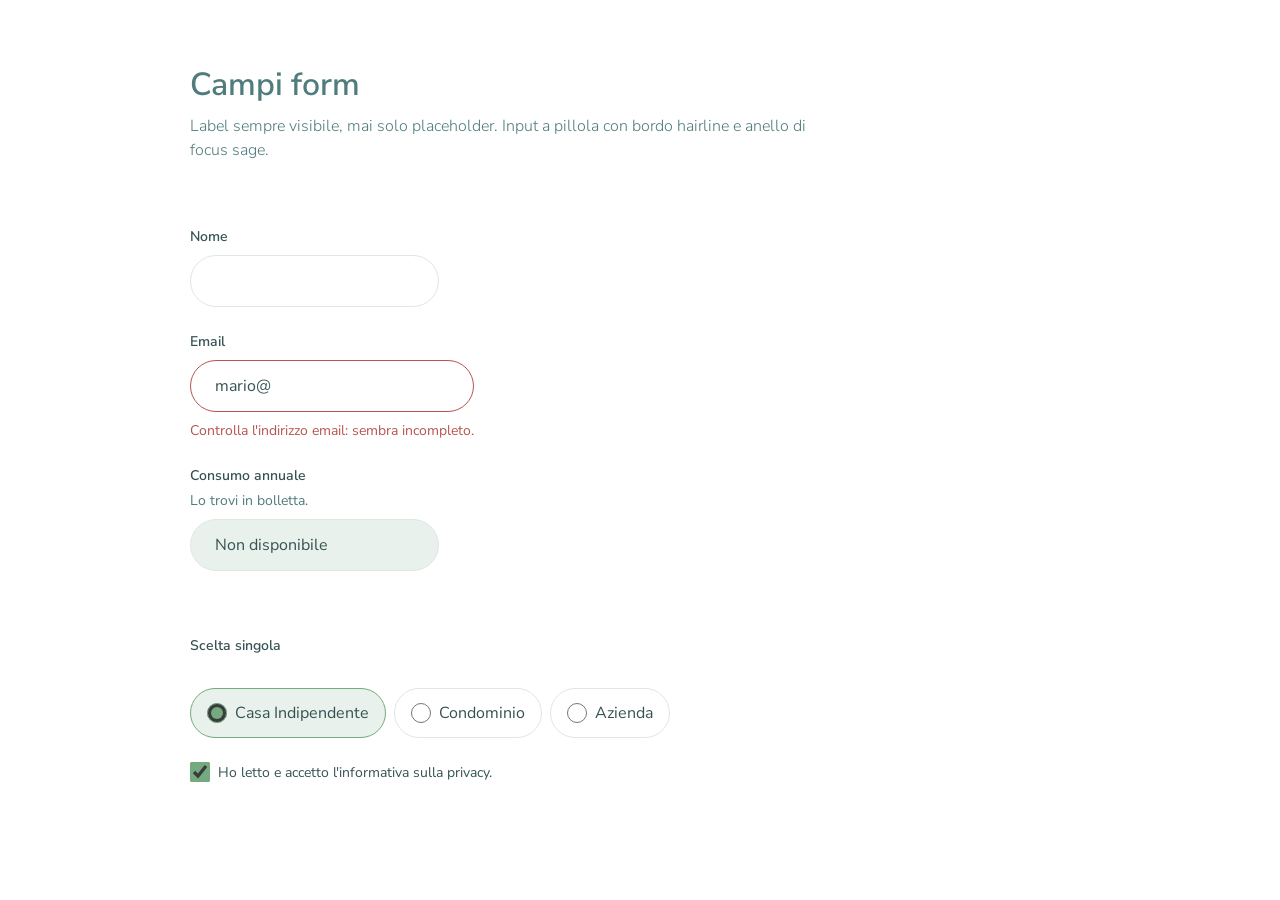
<file: design-system/components/form-fields.html>
<!-- @dsCard group="Forms" name="Campi form" subtitle="Input pill, chip radio, checkbox, errore" -->
<!doctype html>
<html lang="it">
<head>
<meta charset="utf-8">
<meta name="viewport" content="width=device-width, initial-scale=1">
<title>YouPower — Campi form</title>
<link rel="preconnect" href="https://fonts.googleapis.com">
<link rel="preconnect" href="https://fonts.gstatic.com" crossorigin>
<link rel="stylesheet" href="https://fonts.googleapis.com/css2?family=Nunito+Sans:wght@300;400;600;700&display=swap">
<style>
/* =========================================================================
   YouPower — Brand Design Tokens
   =========================================================================
   Fonte: analisi diretta di https://www.youpower.ch/
   Estrazione tipografica: WhatFont sul DOM live (valori marcati OSSERVATI).
   Valori marcati INFERITI vanno confermati con ispezione DevTools sul sito.

   Uso: importare questo file PRIMA di qualsiasi altro CSS di componente
   in tutte le nuove landing e prodotti YouPower.

     @import "./styles/brand-tokens.css";

   Nessuna regola di stile viene applicata da questo file: solo variabili.
   ========================================================================= */

:root {
  /* -----------------------------------------------------------------------
     1. COLORI — Brand core (OSSERVATI da WhatFont)
     ----------------------------------------------------------------------- */

  /* Primary: verde salvia YouPower — H1 hero, logo accent, icone */
  --color-primary: #73AA7F;         /* rgb(115, 170, 127) */
  --color-primary-rgb: 115, 170, 127;

  /* Secondary: teal medio — H2/H3/H4, label */
  --color-secondary: #507C7C;       /* rgb(80, 124, 124) */
  --color-secondary-rgb: 80, 124, 124;

  /* Text: teal scuro — body */
  --color-text: #365252;            /* rgb(54, 82, 82) */
  --color-text-rgb: 54, 82, 82;

  /* Alias semantici */
  --color-text-muted: var(--color-secondary);
  --color-heading: var(--color-secondary);
  --color-heading-hero: var(--color-primary);

  /* -----------------------------------------------------------------------
     Stati derivati (INFERITI — da verificare hover/pressed su sito live)
     ----------------------------------------------------------------------- */

  --color-primary-dark: #5C8F68;    /* hover / pressed del primary */
  --color-primary-light: #8FBF9A;   /* stati hover-out / disabled soft */
  --color-secondary-dark: #3F6363;
  --color-secondary-light: #7A9E9E;

  /* -----------------------------------------------------------------------
     Superfici e background
     ----------------------------------------------------------------------- */

  --color-background: #FFFFFF;              /* OSSERVATO — superficie principale */
  --color-surface: #FFFFFF;                 /* OSSERVATO — card, blocchi */
  --color-surface-alt: #E8F1EC;             /* INFERITO — mint wash hero (da campionare) */
  --color-surface-inverse: var(--color-text); /* fondo scuro per sezioni "dark" */

  /* -----------------------------------------------------------------------
     Bordi (INFERITI)
     ----------------------------------------------------------------------- */

  --color-border: #E0E7E3;
  --color-border-strong: var(--color-secondary);
  --color-border-focus: var(--color-primary);

  /* -----------------------------------------------------------------------
     Testo su fondo colorato
     ----------------------------------------------------------------------- */

  --color-on-primary: #FFFFFF;
  --color-on-secondary: #FFFFFF;
  --color-on-dark: #FFFFFF;

  /* -----------------------------------------------------------------------
     Stati funzionali (INFERITI — nessuno visibile nel sito osservato,
     definiti per coerenza; da approvare prima di usarli in produzione)
     ----------------------------------------------------------------------- */

  --color-success: var(--color-primary);
  --color-error: #B85450;
  --color-warning: #D4A574;
  --color-info: var(--color-secondary);


  /* =======================================================================
     2. TIPOGRAFIA (OSSERVATA)
     ======================================================================= */

  --font-family-base: "Nunito Sans", system-ui, -apple-system,
                      BlinkMacSystemFont, "Segoe UI", Roboto, sans-serif;
  --font-family-heading: var(--font-family-base);

  /* Pesi — solo questi quattro sono usati sul sito */
  --font-weight-light: 300;
  --font-weight-regular: 400;
  --font-weight-semibold: 600;
  --font-weight-bold: 700;

  /* Font sizes desktop (OSSERVATE) */
  --font-size-h1: 60px;
  --font-size-h2: 32px;
  --font-size-h3: 28px;
  --font-size-h4: 20px;
  --font-size-body-large: 16px;
  --font-size-body: 16px;
  --font-size-small: 14px;   /* INFERITO */
  --font-size-button: 16px;  /* INFERITO */

  /* Line-heights (OSSERVATE) */
  --line-height-h1: 1.0;      /* 60/60 — cifra distintiva */
  --line-height-h2: 1.31;     /* 42/32 */
  --line-height-h3: 1.29;     /* 36/28 */
  --line-height-h4: 1.30;     /* 26/20 */
  --line-height-body: 1.50;   /* 24/16 */
  --line-height-tight: 1.0;
  --line-height-heading: 1.30;
  --line-height-default: 1.50;

  /* Letter-spacing — nessuno rilevato sul sito */
  --letter-spacing-normal: 0;


  /* =======================================================================
     3. RADIUS (INFERITI dallo stile visivo osservato)
     ======================================================================= */

  --radius-sm: 8px;
  --radius-md: 16px;
  --radius-lg: 24px;
  --radius-xl: 32px;
  --radius-pill: 999px;   /* bottoni CTA e input di form */

  --radius-button: var(--radius-pill);
  --radius-input: var(--radius-pill);
  --radius-card: var(--radius-lg);
  --radius-card-large: var(--radius-xl);


  /* =======================================================================
     4. SPACING (INFERITO — scala 4-based)
     ======================================================================= */

  --space-xxs: 4px;
  --space-xs: 8px;
  --space-sm: 16px;
  --space-md: 24px;
  --space-lg: 40px;
  --space-xl: 64px;
  --space-2xl: 96px;    /* padding verticale tra macro-sezioni */
  --space-3xl: 128px;   /* separazione hero / prima sezione */


  /* =======================================================================
     5. LAYOUT (INFERITO)
     ======================================================================= */

  --container-width: 1200px;
  --container-width-wide: 1400px;
  --container-padding: 24px;
  --content-narrow: 720px;

  --header-height: 80px;         /* INFERITO */


  /* =======================================================================
     6. SHADOW (INFERITE — sempre in tinta teal, mai nere)
     ======================================================================= */

  --shadow-soft:      0 8px 24px  rgba(54, 82, 82, 0.08);
  --shadow-card:      0 16px 48px rgba(54, 82, 82, 0.10);
  --shadow-elevated:  0 24px 64px rgba(54, 82, 82, 0.12);
  --shadow-focus-ring: 0 0 0 3px rgba(115, 170, 127, 0.35);


  /* =======================================================================
     7. TRANSITIONS (INFERITE)
     ======================================================================= */

  --transition-fast: 150ms ease-out;
  --transition-base: 250ms ease-out;
  --transition-slow: 400ms ease-out;


  /* =======================================================================
     8. Z-INDEX
     ======================================================================= */

  --z-base: 1;
  --z-dropdown: 100;
  --z-sticky: 200;
  --z-header: 300;
  --z-modal-backdrop: 900;
  --z-modal: 1000;
  --z-toast: 1100;
}


/* =========================================================================
   Font sizes mobile — override sotto 768px
   Valori INFERITI: da verificare in DevTools responsive del sito live.
   ========================================================================= */

@media (max-width: 768px) {
  :root {
    --font-size-h1: 40px;
    --font-size-h2: 26px;
    --font-size-h3: 24px;
    --font-size-h4: 18px;

    --space-2xl: 64px;
    --space-3xl: 80px;

    --container-padding: 20px;
  }
}


/* =========================================================================
   Reduced motion
   ========================================================================= */

@media (prefers-reduced-motion: reduce) {
  :root {
    --transition-fast: 0ms;
    --transition-base: 0ms;
    --transition-slow: 0ms;
  }
}

*, *::before, *::after { box-sizing: border-box; }
body {
  margin: 0;
  padding: var(--space-xl) var(--space-lg);
  background: var(--color-background);
  color: var(--color-text);
  font-family: var(--font-family-base);
  font-size: var(--font-size-body);
  line-height: var(--line-height-body);
  -webkit-font-smoothing: antialiased;
}
h1, h2, h3, h4, p, ul, li, figure, dl, dd { margin: 0; }
ul { padding: 0; list-style: none; }
.ds { max-width: 900px; margin-inline: auto; display: flex; flex-direction: column; gap: var(--space-xl); }
.ds__head { display: flex; flex-direction: column; gap: var(--space-xs); }
.ds__title { font-size: var(--font-size-h2); font-weight: var(--font-weight-semibold); line-height: var(--line-height-h2); color: var(--color-secondary); }
.ds__lead { font-size: var(--font-size-body); font-weight: var(--font-weight-light); color: var(--color-secondary); max-width: 62ch; }
.ds__block { display: flex; flex-direction: column; gap: var(--space-md); }
.ds__label { font-size: var(--font-size-small); font-weight: var(--font-weight-semibold); color: var(--color-text); }
.ds__note { font-size: var(--font-size-small); color: var(--color-secondary); }
.ds__row { display: flex; flex-wrap: wrap; align-items: center; gap: var(--space-md); }
.ds__grid { display: grid; grid-template-columns: repeat(auto-fill, minmax(200px, 1fr)); gap: var(--space-md); }
.ds__rule { height: 1px; background: var(--color-border); }



/* Bottoni — brand kit 4.1: pill, 600, padding 14-16 x 28-32 */
.btn { display: inline-flex; align-items: center; justify-content: center; font-family: var(--font-family-base); font-size: var(--font-size-button); font-weight: var(--font-weight-semibold); line-height: 1.2; padding: var(--space-sm) calc(var(--space-sm) * 2); border: 0; border-radius: var(--radius-pill); cursor: pointer; transition: background-color var(--transition-base), color var(--transition-base); }
.btn--primary { background: var(--color-text); color: var(--color-on-dark); }
.btn--primary:hover { background: var(--color-secondary); }
.btn--sage { background: var(--color-primary); color: var(--color-on-primary); }
.btn--sage:hover { background: var(--color-primary-dark); }
.btn--onDark { background: var(--color-surface); color: var(--color-text); }
.btn--onDark:hover { background: var(--color-surface-alt); }
.btn--text { padding: 0; background: none; color: var(--color-primary); }
.btn--text:hover { color: var(--color-primary-dark); }
.btn--quiet { padding: var(--space-xs) 0; background: none; font-size: var(--font-size-small); color: var(--color-secondary); }
.onDark { padding: var(--space-lg); border-radius: var(--radius-lg); background: var(--color-surface-inverse); }

/* Campi — brand kit 4.3: pill, bordo hairline, padding 14 x 24 */
.field { display: flex; flex-direction: column; max-width: 360px; }
.field__label { font-size: var(--font-size-small); font-weight: var(--font-weight-semibold); color: var(--color-text); }
.field__hint { margin-top: var(--space-xxs); font-size: var(--font-size-small); color: var(--color-secondary); }
.field__input { margin-top: var(--space-xs); width: 100%; padding: 14px var(--space-md); font-family: var(--font-family-base); font-size: var(--font-size-body); color: var(--color-text); background: var(--color-surface); border: 1px solid var(--color-border); border-radius: var(--radius-input); appearance: none; }
.field__input:focus { outline: none; border-color: var(--color-border-focus); box-shadow: var(--shadow-focus-ring); }
.field__input:disabled { background: var(--color-surface-alt); cursor: not-allowed; }
.field--invalid .field__input { border-color: var(--color-error); }
.field__error { margin-top: var(--space-xs); font-size: var(--font-size-small); color: var(--color-error); }
.choices { display: flex; flex-wrap: wrap; gap: var(--space-xs); margin-top: var(--space-xs); }
.choice { display: inline-flex; align-items: center; gap: var(--space-xs); padding: calc(var(--space-xs) + var(--space-xxs)) var(--space-sm); border: 1px solid var(--color-border); border-radius: var(--radius-pill); background: var(--color-surface); cursor: pointer; }
.choice:has(input:checked) { border-color: var(--color-primary); background: var(--color-surface-alt); }
.choice input, .check input { width: 20px; height: 20px; margin: 0; accent-color: var(--color-primary); }
.check { display: flex; align-items: flex-start; gap: var(--space-xs); font-size: var(--font-size-small); color: var(--color-text); }

/* Card — brand kit 4.2: bianca, radius ampio, ombra in tinta, niente bordo */
.card { display: flex; flex-direction: column; gap: var(--space-sm); padding: var(--space-lg); border-radius: var(--radius-lg); background: var(--color-surface); box-shadow: var(--shadow-soft); }
.card__icon { width: calc(var(--space-sm) * 2); height: calc(var(--space-sm) * 2); color: var(--color-primary); }
.card__title { font-size: var(--font-size-h4); font-weight: var(--font-weight-semibold); line-height: var(--line-height-h4); color: var(--color-secondary); }
.card__text { font-size: var(--font-size-body); color: var(--color-text); }
.card__meta { font-size: var(--font-size-small); color: var(--color-text); }
.metrics { display: flex; flex-wrap: wrap; gap: var(--space-md); margin: 0; }
.metric { display: flex; flex-direction: column; }
.metric dd { order: -1; margin: 0; font-size: 24px; font-weight: var(--font-weight-bold); line-height: var(--line-height-heading); color: var(--color-primary); }
.metric dt { font-size: 13px; color: var(--color-secondary); }
.stars { display: flex; gap: var(--space-xxs); color: var(--color-primary); }
.stars svg { width: var(--space-sm); height: var(--space-sm); }
.quote { margin: 0; font-size: var(--font-size-body); color: var(--color-text); }
.author { font-size: var(--font-size-body); font-weight: var(--font-weight-semibold); color: var(--color-text); }
.source { font-size: var(--font-size-small); color: var(--color-secondary); }

/* Accordion nativo */
.accordion { max-width: 640px; border-top: 1px solid var(--color-border); }
.accordion__item { border-bottom: 1px solid var(--color-border); }
.accordion__summary { display: flex; align-items: center; justify-content: space-between; gap: var(--space-md); padding-block: var(--space-md); cursor: pointer; list-style: none; }
.accordion__summary::-webkit-details-marker { display: none; }
.accordion__title { font-size: var(--font-size-h4); font-weight: var(--font-weight-semibold); line-height: var(--line-height-h4); color: var(--color-secondary); }
.accordion__chevron { flex: none; width: var(--space-md); height: var(--space-md); color: var(--color-primary); transition: transform var(--transition-base); }
.accordion__item[open] .accordion__chevron { transform: rotate(180deg); }
.accordion__body { max-width: 60ch; padding-bottom: var(--space-md); font-size: var(--font-size-body); color: var(--color-text); }

</style>
</head>
<body>
<div class="ds">
  <div class="ds__head">
    <h1 class="ds__title">Campi form</h1>
    <p class="ds__lead">Label sempre visibile, mai solo placeholder. Input a pillola con bordo hairline e anello di focus sage.</p>
  </div>
  <div class="ds__block ds__row" style="align-items: flex-start;">
    <div class="field">
      <label class="field__label" for="a">Nome</label>
      <input class="field__input" id="a" type="text" placeholder="">
    </div>
    <div class="field field--invalid">
      <label class="field__label" for="b">Email</label>
      <input class="field__input" id="b" type="email" value="mario@">
      <p class="field__error">Controlla l'indirizzo email: sembra incompleto.</p>
    </div>
    <div class="field">
      <label class="field__label" for="c">Consumo annuale</label>
      <p class="field__hint" id="h">Lo trovi in bolletta.</p>
      <input class="field__input" id="c" type="text" value="Non disponibile" disabled>
    </div>
  </div>

  <div class="ds__block">
    <p class="ds__label">Scelta singola</p>
    <div class="choices">
      <label class="choice"><input type="radio" name="p" checked> <span>Casa Indipendente</span></label>
      <label class="choice"><input type="radio" name="p"> <span>Condominio</span></label>
      <label class="choice"><input type="radio" name="p"> <span>Azienda</span></label>
    </div>
    <label class="check"><input type="checkbox" checked> <span>Ho letto e accetto l'informativa sulla privacy.</span></label>
  </div>
</div>
</body>
</html>
</file>
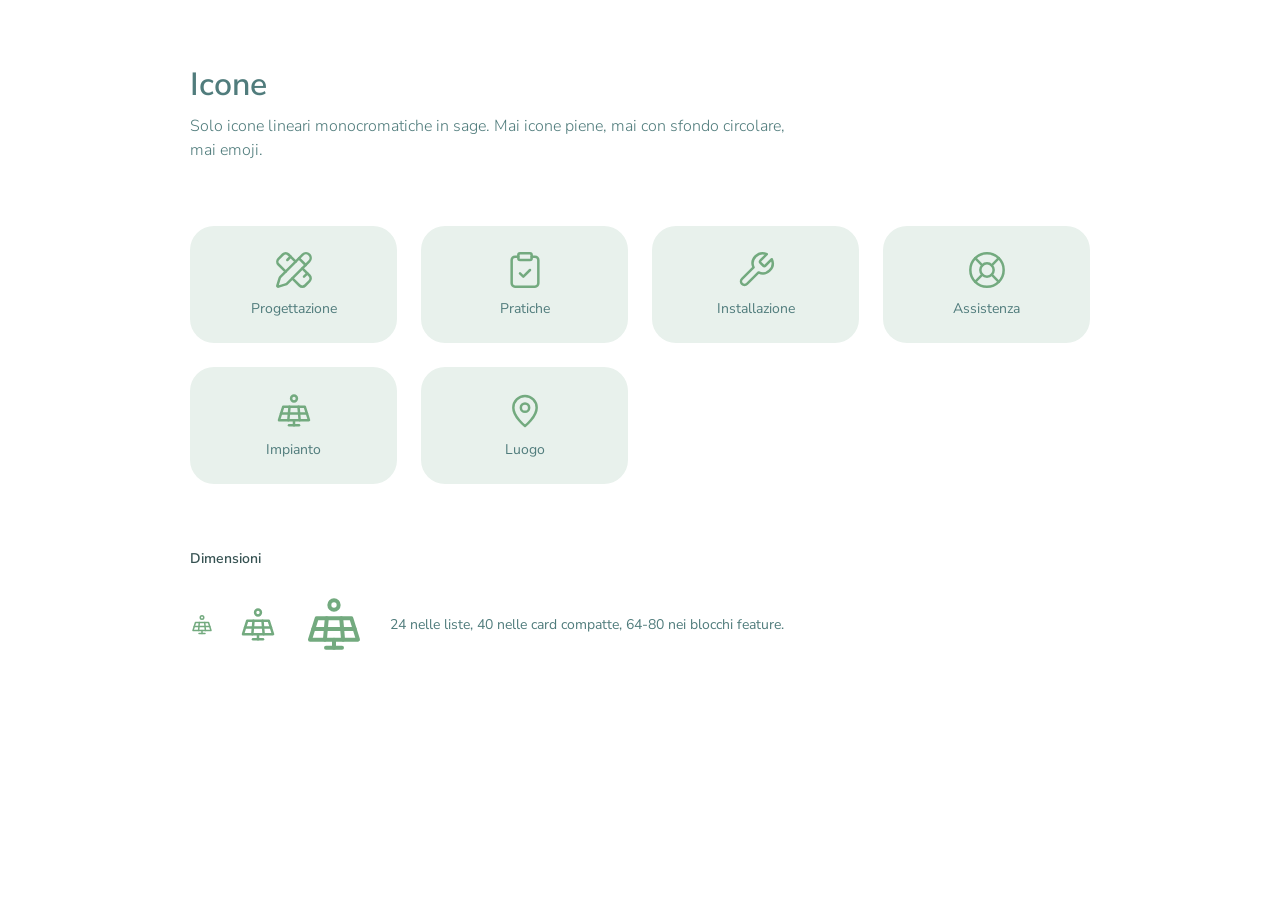
<file: design-system/components/icons.html>
<!-- @dsCard group="Components" name="Icone" subtitle="Line icons sage, tratto 1,5" -->
<!doctype html>
<html lang="it">
<head>
<meta charset="utf-8">
<meta name="viewport" content="width=device-width, initial-scale=1">
<title>YouPower — Icone</title>
<link rel="preconnect" href="https://fonts.googleapis.com">
<link rel="preconnect" href="https://fonts.gstatic.com" crossorigin>
<link rel="stylesheet" href="https://fonts.googleapis.com/css2?family=Nunito+Sans:wght@300;400;600;700&display=swap">
<style>
/* =========================================================================
   YouPower — Brand Design Tokens
   =========================================================================
   Fonte: analisi diretta di https://www.youpower.ch/
   Estrazione tipografica: WhatFont sul DOM live (valori marcati OSSERVATI).
   Valori marcati INFERITI vanno confermati con ispezione DevTools sul sito.

   Uso: importare questo file PRIMA di qualsiasi altro CSS di componente
   in tutte le nuove landing e prodotti YouPower.

     @import "./styles/brand-tokens.css";

   Nessuna regola di stile viene applicata da questo file: solo variabili.
   ========================================================================= */

:root {
  /* -----------------------------------------------------------------------
     1. COLORI — Brand core (OSSERVATI da WhatFont)
     ----------------------------------------------------------------------- */

  /* Primary: verde salvia YouPower — H1 hero, logo accent, icone */
  --color-primary: #73AA7F;         /* rgb(115, 170, 127) */
  --color-primary-rgb: 115, 170, 127;

  /* Secondary: teal medio — H2/H3/H4, label */
  --color-secondary: #507C7C;       /* rgb(80, 124, 124) */
  --color-secondary-rgb: 80, 124, 124;

  /* Text: teal scuro — body */
  --color-text: #365252;            /* rgb(54, 82, 82) */
  --color-text-rgb: 54, 82, 82;

  /* Alias semantici */
  --color-text-muted: var(--color-secondary);
  --color-heading: var(--color-secondary);
  --color-heading-hero: var(--color-primary);

  /* -----------------------------------------------------------------------
     Stati derivati (INFERITI — da verificare hover/pressed su sito live)
     ----------------------------------------------------------------------- */

  --color-primary-dark: #5C8F68;    /* hover / pressed del primary */
  --color-primary-light: #8FBF9A;   /* stati hover-out / disabled soft */
  --color-secondary-dark: #3F6363;
  --color-secondary-light: #7A9E9E;

  /* -----------------------------------------------------------------------
     Superfici e background
     ----------------------------------------------------------------------- */

  --color-background: #FFFFFF;              /* OSSERVATO — superficie principale */
  --color-surface: #FFFFFF;                 /* OSSERVATO — card, blocchi */
  --color-surface-alt: #E8F1EC;             /* INFERITO — mint wash hero (da campionare) */
  --color-surface-inverse: var(--color-text); /* fondo scuro per sezioni "dark" */

  /* -----------------------------------------------------------------------
     Bordi (INFERITI)
     ----------------------------------------------------------------------- */

  --color-border: #E0E7E3;
  --color-border-strong: var(--color-secondary);
  --color-border-focus: var(--color-primary);

  /* -----------------------------------------------------------------------
     Testo su fondo colorato
     ----------------------------------------------------------------------- */

  --color-on-primary: #FFFFFF;
  --color-on-secondary: #FFFFFF;
  --color-on-dark: #FFFFFF;

  /* -----------------------------------------------------------------------
     Stati funzionali (INFERITI — nessuno visibile nel sito osservato,
     definiti per coerenza; da approvare prima di usarli in produzione)
     ----------------------------------------------------------------------- */

  --color-success: var(--color-primary);
  --color-error: #B85450;
  --color-warning: #D4A574;
  --color-info: var(--color-secondary);


  /* =======================================================================
     2. TIPOGRAFIA (OSSERVATA)
     ======================================================================= */

  --font-family-base: "Nunito Sans", system-ui, -apple-system,
                      BlinkMacSystemFont, "Segoe UI", Roboto, sans-serif;
  --font-family-heading: var(--font-family-base);

  /* Pesi — solo questi quattro sono usati sul sito */
  --font-weight-light: 300;
  --font-weight-regular: 400;
  --font-weight-semibold: 600;
  --font-weight-bold: 700;

  /* Font sizes desktop (OSSERVATE) */
  --font-size-h1: 60px;
  --font-size-h2: 32px;
  --font-size-h3: 28px;
  --font-size-h4: 20px;
  --font-size-body-large: 16px;
  --font-size-body: 16px;
  --font-size-small: 14px;   /* INFERITO */
  --font-size-button: 16px;  /* INFERITO */

  /* Line-heights (OSSERVATE) */
  --line-height-h1: 1.0;      /* 60/60 — cifra distintiva */
  --line-height-h2: 1.31;     /* 42/32 */
  --line-height-h3: 1.29;     /* 36/28 */
  --line-height-h4: 1.30;     /* 26/20 */
  --line-height-body: 1.50;   /* 24/16 */
  --line-height-tight: 1.0;
  --line-height-heading: 1.30;
  --line-height-default: 1.50;

  /* Letter-spacing — nessuno rilevato sul sito */
  --letter-spacing-normal: 0;


  /* =======================================================================
     3. RADIUS (INFERITI dallo stile visivo osservato)
     ======================================================================= */

  --radius-sm: 8px;
  --radius-md: 16px;
  --radius-lg: 24px;
  --radius-xl: 32px;
  --radius-pill: 999px;   /* bottoni CTA e input di form */

  --radius-button: var(--radius-pill);
  --radius-input: var(--radius-pill);
  --radius-card: var(--radius-lg);
  --radius-card-large: var(--radius-xl);


  /* =======================================================================
     4. SPACING (INFERITO — scala 4-based)
     ======================================================================= */

  --space-xxs: 4px;
  --space-xs: 8px;
  --space-sm: 16px;
  --space-md: 24px;
  --space-lg: 40px;
  --space-xl: 64px;
  --space-2xl: 96px;    /* padding verticale tra macro-sezioni */
  --space-3xl: 128px;   /* separazione hero / prima sezione */


  /* =======================================================================
     5. LAYOUT (INFERITO)
     ======================================================================= */

  --container-width: 1200px;
  --container-width-wide: 1400px;
  --container-padding: 24px;
  --content-narrow: 720px;

  --header-height: 80px;         /* INFERITO */


  /* =======================================================================
     6. SHADOW (INFERITE — sempre in tinta teal, mai nere)
     ======================================================================= */

  --shadow-soft:      0 8px 24px  rgba(54, 82, 82, 0.08);
  --shadow-card:      0 16px 48px rgba(54, 82, 82, 0.10);
  --shadow-elevated:  0 24px 64px rgba(54, 82, 82, 0.12);
  --shadow-focus-ring: 0 0 0 3px rgba(115, 170, 127, 0.35);


  /* =======================================================================
     7. TRANSITIONS (INFERITE)
     ======================================================================= */

  --transition-fast: 150ms ease-out;
  --transition-base: 250ms ease-out;
  --transition-slow: 400ms ease-out;


  /* =======================================================================
     8. Z-INDEX
     ======================================================================= */

  --z-base: 1;
  --z-dropdown: 100;
  --z-sticky: 200;
  --z-header: 300;
  --z-modal-backdrop: 900;
  --z-modal: 1000;
  --z-toast: 1100;
}


/* =========================================================================
   Font sizes mobile — override sotto 768px
   Valori INFERITI: da verificare in DevTools responsive del sito live.
   ========================================================================= */

@media (max-width: 768px) {
  :root {
    --font-size-h1: 40px;
    --font-size-h2: 26px;
    --font-size-h3: 24px;
    --font-size-h4: 18px;

    --space-2xl: 64px;
    --space-3xl: 80px;

    --container-padding: 20px;
  }
}


/* =========================================================================
   Reduced motion
   ========================================================================= */

@media (prefers-reduced-motion: reduce) {
  :root {
    --transition-fast: 0ms;
    --transition-base: 0ms;
    --transition-slow: 0ms;
  }
}

*, *::before, *::after { box-sizing: border-box; }
body {
  margin: 0;
  padding: var(--space-xl) var(--space-lg);
  background: var(--color-background);
  color: var(--color-text);
  font-family: var(--font-family-base);
  font-size: var(--font-size-body);
  line-height: var(--line-height-body);
  -webkit-font-smoothing: antialiased;
}
h1, h2, h3, h4, p, ul, li, figure, dl, dd { margin: 0; }
ul { padding: 0; list-style: none; }
.ds { max-width: 900px; margin-inline: auto; display: flex; flex-direction: column; gap: var(--space-xl); }
.ds__head { display: flex; flex-direction: column; gap: var(--space-xs); }
.ds__title { font-size: var(--font-size-h2); font-weight: var(--font-weight-semibold); line-height: var(--line-height-h2); color: var(--color-secondary); }
.ds__lead { font-size: var(--font-size-body); font-weight: var(--font-weight-light); color: var(--color-secondary); max-width: 62ch; }
.ds__block { display: flex; flex-direction: column; gap: var(--space-md); }
.ds__label { font-size: var(--font-size-small); font-weight: var(--font-weight-semibold); color: var(--color-text); }
.ds__note { font-size: var(--font-size-small); color: var(--color-secondary); }
.ds__row { display: flex; flex-wrap: wrap; align-items: center; gap: var(--space-md); }
.ds__grid { display: grid; grid-template-columns: repeat(auto-fill, minmax(200px, 1fr)); gap: var(--space-md); }
.ds__rule { height: 1px; background: var(--color-border); }



/* Bottoni — brand kit 4.1: pill, 600, padding 14-16 x 28-32 */
.btn { display: inline-flex; align-items: center; justify-content: center; font-family: var(--font-family-base); font-size: var(--font-size-button); font-weight: var(--font-weight-semibold); line-height: 1.2; padding: var(--space-sm) calc(var(--space-sm) * 2); border: 0; border-radius: var(--radius-pill); cursor: pointer; transition: background-color var(--transition-base), color var(--transition-base); }
.btn--primary { background: var(--color-text); color: var(--color-on-dark); }
.btn--primary:hover { background: var(--color-secondary); }
.btn--sage { background: var(--color-primary); color: var(--color-on-primary); }
.btn--sage:hover { background: var(--color-primary-dark); }
.btn--onDark { background: var(--color-surface); color: var(--color-text); }
.btn--onDark:hover { background: var(--color-surface-alt); }
.btn--text { padding: 0; background: none; color: var(--color-primary); }
.btn--text:hover { color: var(--color-primary-dark); }
.btn--quiet { padding: var(--space-xs) 0; background: none; font-size: var(--font-size-small); color: var(--color-secondary); }
.onDark { padding: var(--space-lg); border-radius: var(--radius-lg); background: var(--color-surface-inverse); }

/* Campi — brand kit 4.3: pill, bordo hairline, padding 14 x 24 */
.field { display: flex; flex-direction: column; max-width: 360px; }
.field__label { font-size: var(--font-size-small); font-weight: var(--font-weight-semibold); color: var(--color-text); }
.field__hint { margin-top: var(--space-xxs); font-size: var(--font-size-small); color: var(--color-secondary); }
.field__input { margin-top: var(--space-xs); width: 100%; padding: 14px var(--space-md); font-family: var(--font-family-base); font-size: var(--font-size-body); color: var(--color-text); background: var(--color-surface); border: 1px solid var(--color-border); border-radius: var(--radius-input); appearance: none; }
.field__input:focus { outline: none; border-color: var(--color-border-focus); box-shadow: var(--shadow-focus-ring); }
.field__input:disabled { background: var(--color-surface-alt); cursor: not-allowed; }
.field--invalid .field__input { border-color: var(--color-error); }
.field__error { margin-top: var(--space-xs); font-size: var(--font-size-small); color: var(--color-error); }
.choices { display: flex; flex-wrap: wrap; gap: var(--space-xs); margin-top: var(--space-xs); }
.choice { display: inline-flex; align-items: center; gap: var(--space-xs); padding: calc(var(--space-xs) + var(--space-xxs)) var(--space-sm); border: 1px solid var(--color-border); border-radius: var(--radius-pill); background: var(--color-surface); cursor: pointer; }
.choice:has(input:checked) { border-color: var(--color-primary); background: var(--color-surface-alt); }
.choice input, .check input { width: 20px; height: 20px; margin: 0; accent-color: var(--color-primary); }
.check { display: flex; align-items: flex-start; gap: var(--space-xs); font-size: var(--font-size-small); color: var(--color-text); }

/* Card — brand kit 4.2: bianca, radius ampio, ombra in tinta, niente bordo */
.card { display: flex; flex-direction: column; gap: var(--space-sm); padding: var(--space-lg); border-radius: var(--radius-lg); background: var(--color-surface); box-shadow: var(--shadow-soft); }
.card__icon { width: calc(var(--space-sm) * 2); height: calc(var(--space-sm) * 2); color: var(--color-primary); }
.card__title { font-size: var(--font-size-h4); font-weight: var(--font-weight-semibold); line-height: var(--line-height-h4); color: var(--color-secondary); }
.card__text { font-size: var(--font-size-body); color: var(--color-text); }
.card__meta { font-size: var(--font-size-small); color: var(--color-text); }
.metrics { display: flex; flex-wrap: wrap; gap: var(--space-md); margin: 0; }
.metric { display: flex; flex-direction: column; }
.metric dd { order: -1; margin: 0; font-size: 24px; font-weight: var(--font-weight-bold); line-height: var(--line-height-heading); color: var(--color-primary); }
.metric dt { font-size: 13px; color: var(--color-secondary); }
.stars { display: flex; gap: var(--space-xxs); color: var(--color-primary); }
.stars svg { width: var(--space-sm); height: var(--space-sm); }
.quote { margin: 0; font-size: var(--font-size-body); color: var(--color-text); }
.author { font-size: var(--font-size-body); font-weight: var(--font-weight-semibold); color: var(--color-text); }
.source { font-size: var(--font-size-small); color: var(--color-secondary); }

/* Accordion nativo */
.accordion { max-width: 640px; border-top: 1px solid var(--color-border); }
.accordion__item { border-bottom: 1px solid var(--color-border); }
.accordion__summary { display: flex; align-items: center; justify-content: space-between; gap: var(--space-md); padding-block: var(--space-md); cursor: pointer; list-style: none; }
.accordion__summary::-webkit-details-marker { display: none; }
.accordion__title { font-size: var(--font-size-h4); font-weight: var(--font-weight-semibold); line-height: var(--line-height-h4); color: var(--color-secondary); }
.accordion__chevron { flex: none; width: var(--space-md); height: var(--space-md); color: var(--color-primary); transition: transform var(--transition-base); }
.accordion__item[open] .accordion__chevron { transform: rotate(180deg); }
.accordion__body { max-width: 60ch; padding-bottom: var(--space-md); font-size: var(--font-size-body); color: var(--color-text); }

.icon { display: flex; flex-direction: column; align-items: center; gap: var(--space-xs); padding: var(--space-md); border-radius: var(--radius-lg); background: var(--color-surface-alt); }
.icon__svg { width: var(--space-lg); height: var(--space-lg); color: var(--color-primary); }

</style>
</head>
<body>
<div class="ds">
  <div class="ds__head">
    <h1 class="ds__title">Icone</h1>
    <p class="ds__lead">Solo icone lineari monocromatiche in sage. Mai icone piene, mai con sfondo circolare, mai emoji.</p>
  </div>
  <div class="ds__block">
    <ul class="ds__grid">
      <li class="icon">
        <svg class="icon__svg" viewBox="0 0 24 24" fill="none" stroke="currentColor" stroke-width="1.5" stroke-linecap="round" stroke-linejoin="round" aria-hidden="true"><path d="M13 7 8.7 2.7a2.41 2.41 0 0 0-3.4 0L2.7 5.3a2.41 2.41 0 0 0 0 3.4L7 13"></path><path d="m8 6 2-2"></path><path d="m18 16 2-2"></path><path d="m17 11 4.3 4.3c.94.94.94 2.46 0 3.4l-2.6 2.6c-.94.94-2.46.94-3.4 0L11 17"></path><path d="M21.17 6.81a1 1 0 0 0-3.99-3.99L3.84 16.17a2 2 0 0 0-.5.83l-1.32 4.35a.5.5 0 0 0 .62.62l4.35-1.32a2 2 0 0 0 .83-.5z"></path><path d="m15 5 4 4"></path></svg>
        <span class="ds__note">Progettazione</span>
      </li>
      <li class="icon">
        <svg class="icon__svg" viewBox="0 0 24 24" fill="none" stroke="currentColor" stroke-width="1.5" stroke-linecap="round" stroke-linejoin="round" aria-hidden="true"><rect x="8" y="2" width="8" height="4" rx="1"></rect><path d="M16 4h2a2 2 0 0 1 2 2v14a2 2 0 0 1-2 2H6a2 2 0 0 1-2-2V6a2 2 0 0 1 2-2h2"></path><path d="m9 14 2 2 4-4"></path></svg>
        <span class="ds__note">Pratiche</span>
      </li>
      <li class="icon">
        <svg class="icon__svg" viewBox="0 0 24 24" fill="none" stroke="currentColor" stroke-width="1.5" stroke-linecap="round" stroke-linejoin="round" aria-hidden="true"><path d="M14.7 6.3a1 1 0 0 0 0 1.4l1.6 1.6a1 1 0 0 0 1.4 0l3.77-3.77a6 6 0 0 1-7.94 7.94l-6.91 6.91a2.12 2.12 0 0 1-3-3l6.91-6.91a6 6 0 0 1 7.94-7.94l-3.76 3.76z"></path></svg>
        <span class="ds__note">Installazione</span>
      </li>
      <li class="icon">
        <svg class="icon__svg" viewBox="0 0 24 24" fill="none" stroke="currentColor" stroke-width="1.5" stroke-linecap="round" stroke-linejoin="round" aria-hidden="true"><circle cx="12" cy="12" r="10"></circle><path d="m4.93 4.93 4.24 4.24"></path><path d="m14.83 9.17 4.24-4.24"></path><path d="m14.83 14.83 4.24 4.24"></path><path d="m9.17 14.83-4.24 4.24"></path><circle cx="12" cy="12" r="4"></circle></svg>
        <span class="ds__note">Assistenza</span>
      </li>
      <li class="icon">
        <svg class="icon__svg" viewBox="0 0 24 24" fill="none" stroke="currentColor" stroke-width="1.5" stroke-linecap="round" stroke-linejoin="round" aria-hidden="true"><circle cx="12" cy="4.5" r="1.75"></circle><path d="M3 17.5 5.5 9.5h13l2.5 8Z"></path><path d="M4.25 13.5h15.5"></path><path d="M9.3 9.5 8.6 17.5"></path><path d="m14.7 9.5.7 8"></path><path d="M12 17.5v3"></path><path d="M9 20.5h6"></path></svg>
        <span class="ds__note">Impianto</span>
      </li>
      <li class="icon">
        <svg class="icon__svg" viewBox="0 0 24 24" fill="none" stroke="currentColor" stroke-width="1.5" stroke-linecap="round" stroke-linejoin="round" aria-hidden="true"><path d="M12 21s7-5.6 7-11a7 7 0 1 0-14 0c0 5.4 7 11 7 11Z"></path><circle cx="12" cy="10" r="2.5"></circle></svg>
        <span class="ds__note">Luogo</span>
      </li>
    </ul>
  </div>

  <div class="ds__block">
    <p class="ds__label">Dimensioni</p>
    <div class="ds__row">
      <svg style="width:24px;height:24px;color:var(--color-primary)" viewBox="0 0 24 24" fill="none" stroke="currentColor" stroke-width="1.5" stroke-linecap="round" stroke-linejoin="round" aria-hidden="true"><circle cx="12" cy="4.5" r="1.75"></circle><path d="M3 17.5 5.5 9.5h13l2.5 8Z"></path><path d="M4.25 13.5h15.5"></path><path d="M9.3 9.5 8.6 17.5"></path><path d="m14.7 9.5.7 8"></path><path d="M12 17.5v3"></path><path d="M9 20.5h6"></path></svg>
      <svg style="width:40px;height:40px;color:var(--color-primary)" viewBox="0 0 24 24" fill="none" stroke="currentColor" stroke-width="1.5" stroke-linecap="round" stroke-linejoin="round" aria-hidden="true"><circle cx="12" cy="4.5" r="1.75"></circle><path d="M3 17.5 5.5 9.5h13l2.5 8Z"></path><path d="M4.25 13.5h15.5"></path><path d="M9.3 9.5 8.6 17.5"></path><path d="m14.7 9.5.7 8"></path><path d="M12 17.5v3"></path><path d="M9 20.5h6"></path></svg>
      <svg style="width:64px;height:64px;color:var(--color-primary)" viewBox="0 0 24 24" fill="none" stroke="currentColor" stroke-width="1.5" stroke-linecap="round" stroke-linejoin="round" aria-hidden="true"><circle cx="12" cy="4.5" r="1.75"></circle><path d="M3 17.5 5.5 9.5h13l2.5 8Z"></path><path d="M4.25 13.5h15.5"></path><path d="M9.3 9.5 8.6 17.5"></path><path d="m14.7 9.5.7 8"></path><path d="M12 17.5v3"></path><path d="M9 20.5h6"></path></svg>
      <span class="ds__note">24 nelle liste, 40 nelle card compatte, 64-80 nei blocchi feature.</span>
    </div>
  </div>
</div>
</body>
</html>
</file>
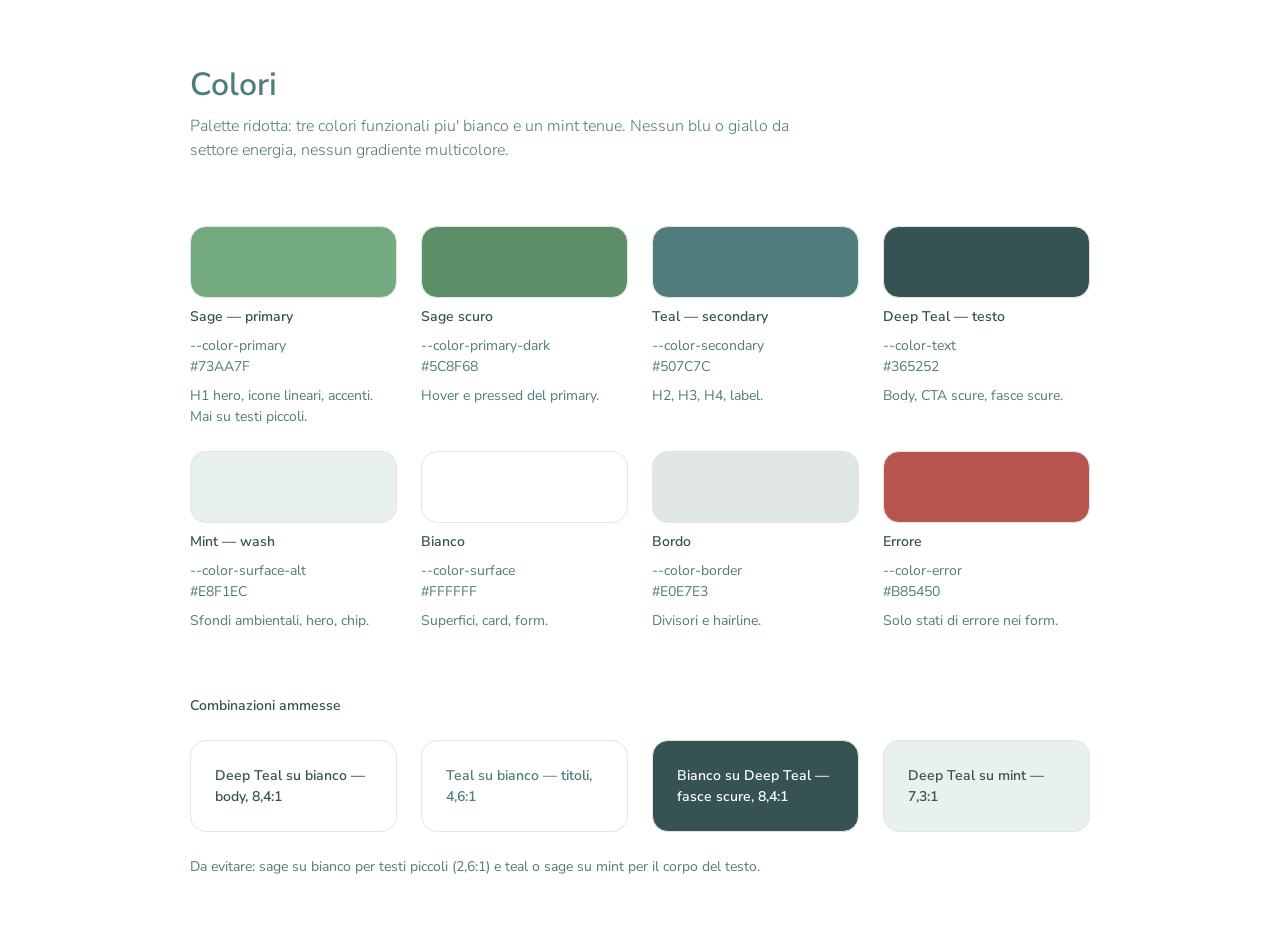
<file: design-system/foundations/colors.html>
<!-- @dsCard group="Brand" name="Colori" subtitle="Sage, teal, deep teal, mint e neutri" -->
<!doctype html>
<html lang="it">
<head>
<meta charset="utf-8">
<meta name="viewport" content="width=device-width, initial-scale=1">
<title>YouPower — Colori</title>
<link rel="preconnect" href="https://fonts.googleapis.com">
<link rel="preconnect" href="https://fonts.gstatic.com" crossorigin>
<link rel="stylesheet" href="https://fonts.googleapis.com/css2?family=Nunito+Sans:wght@300;400;600;700&display=swap">
<style>
/* =========================================================================
   YouPower — Brand Design Tokens
   =========================================================================
   Fonte: analisi diretta di https://www.youpower.ch/
   Estrazione tipografica: WhatFont sul DOM live (valori marcati OSSERVATI).
   Valori marcati INFERITI vanno confermati con ispezione DevTools sul sito.

   Uso: importare questo file PRIMA di qualsiasi altro CSS di componente
   in tutte le nuove landing e prodotti YouPower.

     @import "./styles/brand-tokens.css";

   Nessuna regola di stile viene applicata da questo file: solo variabili.
   ========================================================================= */

:root {
  /* -----------------------------------------------------------------------
     1. COLORI — Brand core (OSSERVATI da WhatFont)
     ----------------------------------------------------------------------- */

  /* Primary: verde salvia YouPower — H1 hero, logo accent, icone */
  --color-primary: #73AA7F;         /* rgb(115, 170, 127) */
  --color-primary-rgb: 115, 170, 127;

  /* Secondary: teal medio — H2/H3/H4, label */
  --color-secondary: #507C7C;       /* rgb(80, 124, 124) */
  --color-secondary-rgb: 80, 124, 124;

  /* Text: teal scuro — body */
  --color-text: #365252;            /* rgb(54, 82, 82) */
  --color-text-rgb: 54, 82, 82;

  /* Alias semantici */
  --color-text-muted: var(--color-secondary);
  --color-heading: var(--color-secondary);
  --color-heading-hero: var(--color-primary);

  /* -----------------------------------------------------------------------
     Stati derivati (INFERITI — da verificare hover/pressed su sito live)
     ----------------------------------------------------------------------- */

  --color-primary-dark: #5C8F68;    /* hover / pressed del primary */
  --color-primary-light: #8FBF9A;   /* stati hover-out / disabled soft */
  --color-secondary-dark: #3F6363;
  --color-secondary-light: #7A9E9E;

  /* -----------------------------------------------------------------------
     Superfici e background
     ----------------------------------------------------------------------- */

  --color-background: #FFFFFF;              /* OSSERVATO — superficie principale */
  --color-surface: #FFFFFF;                 /* OSSERVATO — card, blocchi */
  --color-surface-alt: #E8F1EC;             /* INFERITO — mint wash hero (da campionare) */
  --color-surface-inverse: var(--color-text); /* fondo scuro per sezioni "dark" */

  /* -----------------------------------------------------------------------
     Bordi (INFERITI)
     ----------------------------------------------------------------------- */

  --color-border: #E0E7E3;
  --color-border-strong: var(--color-secondary);
  --color-border-focus: var(--color-primary);

  /* -----------------------------------------------------------------------
     Testo su fondo colorato
     ----------------------------------------------------------------------- */

  --color-on-primary: #FFFFFF;
  --color-on-secondary: #FFFFFF;
  --color-on-dark: #FFFFFF;

  /* -----------------------------------------------------------------------
     Stati funzionali (INFERITI — nessuno visibile nel sito osservato,
     definiti per coerenza; da approvare prima di usarli in produzione)
     ----------------------------------------------------------------------- */

  --color-success: var(--color-primary);
  --color-error: #B85450;
  --color-warning: #D4A574;
  --color-info: var(--color-secondary);


  /* =======================================================================
     2. TIPOGRAFIA (OSSERVATA)
     ======================================================================= */

  --font-family-base: "Nunito Sans", system-ui, -apple-system,
                      BlinkMacSystemFont, "Segoe UI", Roboto, sans-serif;
  --font-family-heading: var(--font-family-base);

  /* Pesi — solo questi quattro sono usati sul sito */
  --font-weight-light: 300;
  --font-weight-regular: 400;
  --font-weight-semibold: 600;
  --font-weight-bold: 700;

  /* Font sizes desktop (OSSERVATE) */
  --font-size-h1: 60px;
  --font-size-h2: 32px;
  --font-size-h3: 28px;
  --font-size-h4: 20px;
  --font-size-body-large: 16px;
  --font-size-body: 16px;
  --font-size-small: 14px;   /* INFERITO */
  --font-size-button: 16px;  /* INFERITO */

  /* Line-heights (OSSERVATE) */
  --line-height-h1: 1.0;      /* 60/60 — cifra distintiva */
  --line-height-h2: 1.31;     /* 42/32 */
  --line-height-h3: 1.29;     /* 36/28 */
  --line-height-h4: 1.30;     /* 26/20 */
  --line-height-body: 1.50;   /* 24/16 */
  --line-height-tight: 1.0;
  --line-height-heading: 1.30;
  --line-height-default: 1.50;

  /* Letter-spacing — nessuno rilevato sul sito */
  --letter-spacing-normal: 0;


  /* =======================================================================
     3. RADIUS (INFERITI dallo stile visivo osservato)
     ======================================================================= */

  --radius-sm: 8px;
  --radius-md: 16px;
  --radius-lg: 24px;
  --radius-xl: 32px;
  --radius-pill: 999px;   /* bottoni CTA e input di form */

  --radius-button: var(--radius-pill);
  --radius-input: var(--radius-pill);
  --radius-card: var(--radius-lg);
  --radius-card-large: var(--radius-xl);


  /* =======================================================================
     4. SPACING (INFERITO — scala 4-based)
     ======================================================================= */

  --space-xxs: 4px;
  --space-xs: 8px;
  --space-sm: 16px;
  --space-md: 24px;
  --space-lg: 40px;
  --space-xl: 64px;
  --space-2xl: 96px;    /* padding verticale tra macro-sezioni */
  --space-3xl: 128px;   /* separazione hero / prima sezione */


  /* =======================================================================
     5. LAYOUT (INFERITO)
     ======================================================================= */

  --container-width: 1200px;
  --container-width-wide: 1400px;
  --container-padding: 24px;
  --content-narrow: 720px;

  --header-height: 80px;         /* INFERITO */


  /* =======================================================================
     6. SHADOW (INFERITE — sempre in tinta teal, mai nere)
     ======================================================================= */

  --shadow-soft:      0 8px 24px  rgba(54, 82, 82, 0.08);
  --shadow-card:      0 16px 48px rgba(54, 82, 82, 0.10);
  --shadow-elevated:  0 24px 64px rgba(54, 82, 82, 0.12);
  --shadow-focus-ring: 0 0 0 3px rgba(115, 170, 127, 0.35);


  /* =======================================================================
     7. TRANSITIONS (INFERITE)
     ======================================================================= */

  --transition-fast: 150ms ease-out;
  --transition-base: 250ms ease-out;
  --transition-slow: 400ms ease-out;


  /* =======================================================================
     8. Z-INDEX
     ======================================================================= */

  --z-base: 1;
  --z-dropdown: 100;
  --z-sticky: 200;
  --z-header: 300;
  --z-modal-backdrop: 900;
  --z-modal: 1000;
  --z-toast: 1100;
}


/* =========================================================================
   Font sizes mobile — override sotto 768px
   Valori INFERITI: da verificare in DevTools responsive del sito live.
   ========================================================================= */

@media (max-width: 768px) {
  :root {
    --font-size-h1: 40px;
    --font-size-h2: 26px;
    --font-size-h3: 24px;
    --font-size-h4: 18px;

    --space-2xl: 64px;
    --space-3xl: 80px;

    --container-padding: 20px;
  }
}


/* =========================================================================
   Reduced motion
   ========================================================================= */

@media (prefers-reduced-motion: reduce) {
  :root {
    --transition-fast: 0ms;
    --transition-base: 0ms;
    --transition-slow: 0ms;
  }
}


*, *::before, *::after { box-sizing: border-box; }
body {
  margin: 0;
  padding: var(--space-xl) var(--space-lg);
  background: var(--color-background);
  color: var(--color-text);
  font-family: var(--font-family-base);
  font-size: var(--font-size-body);
  line-height: var(--line-height-body);
  -webkit-font-smoothing: antialiased;
}
h1, h2, h3, h4, p, ul, li, figure, dl, dd { margin: 0; }
ul { padding: 0; list-style: none; }
.ds { max-width: 900px; margin-inline: auto; display: flex; flex-direction: column; gap: var(--space-xl); }
.ds__head { display: flex; flex-direction: column; gap: var(--space-xs); }
.ds__title { font-size: var(--font-size-h2); font-weight: var(--font-weight-semibold); line-height: var(--line-height-h2); color: var(--color-secondary); }
.ds__lead { font-size: var(--font-size-body); font-weight: var(--font-weight-light); color: var(--color-secondary); max-width: 62ch; }
.ds__block { display: flex; flex-direction: column; gap: var(--space-md); }
.ds__label { font-size: var(--font-size-small); font-weight: var(--font-weight-semibold); color: var(--color-text); }
.ds__note { font-size: var(--font-size-small); color: var(--color-secondary); }
.ds__row { display: flex; flex-wrap: wrap; align-items: center; gap: var(--space-md); }
.ds__grid { display: grid; grid-template-columns: repeat(auto-fill, minmax(200px, 1fr)); gap: var(--space-md); }
.ds__rule { height: 1px; background: var(--color-border); }

.swatch { display: flex; flex-direction: column; gap: var(--space-xs); }
.swatch__chip { display: block; height: 72px; border-radius: var(--radius-md); border: 1px solid var(--color-border); }
.swatch__code { font-family: var(--font-family-base); font-size: var(--font-size-small); color: var(--color-secondary); }
.pair { padding: var(--space-md); border-radius: var(--radius-md); font-size: var(--font-size-small); font-weight: var(--font-weight-semibold); border: 1px solid var(--color-border); }

</style>
</head>
<body>
<div class="ds">
  <div class="ds__head">
    <h1 class="ds__title">Colori</h1>
    <p class="ds__lead">Palette ridotta: tre colori funzionali piu' bianco e un mint tenue. Nessun blu o giallo da settore energia, nessun gradiente multicolore.</p>
  </div>
  <div class="ds__block">
    <ul class="ds__grid">
      <li class="swatch">
        <span class="swatch__chip" style="background: var(--color-primary);"></span>
        <span class="ds__label">Sage — primary</span>
        <code class="swatch__code">--color-primary<br>#73AA7F</code>
        <span class="ds__note">H1 hero, icone lineari, accenti. Mai su testi piccoli.</span>
      </li>
      <li class="swatch">
        <span class="swatch__chip" style="background: var(--color-primary-dark);"></span>
        <span class="ds__label">Sage scuro</span>
        <code class="swatch__code">--color-primary-dark<br>#5C8F68</code>
        <span class="ds__note">Hover e pressed del primary.</span>
      </li>
      <li class="swatch">
        <span class="swatch__chip" style="background: var(--color-secondary);"></span>
        <span class="ds__label">Teal — secondary</span>
        <code class="swatch__code">--color-secondary<br>#507C7C</code>
        <span class="ds__note">H2, H3, H4, label.</span>
      </li>
      <li class="swatch">
        <span class="swatch__chip" style="background: var(--color-text);"></span>
        <span class="ds__label">Deep Teal — testo</span>
        <code class="swatch__code">--color-text<br>#365252</code>
        <span class="ds__note">Body, CTA scure, fasce scure.</span>
      </li>
      <li class="swatch">
        <span class="swatch__chip" style="background: var(--color-surface-alt);"></span>
        <span class="ds__label">Mint — wash</span>
        <code class="swatch__code">--color-surface-alt<br>#E8F1EC</code>
        <span class="ds__note">Sfondi ambientali, hero, chip.</span>
      </li>
      <li class="swatch">
        <span class="swatch__chip" style="background: var(--color-surface);"></span>
        <span class="ds__label">Bianco</span>
        <code class="swatch__code">--color-surface<br>#FFFFFF</code>
        <span class="ds__note">Superfici, card, form.</span>
      </li>
      <li class="swatch">
        <span class="swatch__chip" style="background: var(--color-border);"></span>
        <span class="ds__label">Bordo</span>
        <code class="swatch__code">--color-border<br>#E0E7E3</code>
        <span class="ds__note">Divisori e hairline.</span>
      </li>
      <li class="swatch">
        <span class="swatch__chip" style="background: var(--color-error);"></span>
        <span class="ds__label">Errore</span>
        <code class="swatch__code">--color-error<br>#B85450</code>
        <span class="ds__note">Solo stati di errore nei form.</span>
      </li>
    </ul>
  </div>

  <div class="ds__block">
    <p class="ds__label">Combinazioni ammesse</p>
    <ul class="ds__grid">
      <li class="pair" style="background: var(--color-surface); color: var(--color-text);">Deep Teal su bianco — body, 8,4:1</li>
      <li class="pair" style="background: var(--color-surface); color: var(--color-secondary);">Teal su bianco — titoli, 4,6:1</li>
      <li class="pair" style="background: var(--color-text); color: var(--color-on-dark);">Bianco su Deep Teal — fasce scure, 8,4:1</li>
      <li class="pair" style="background: var(--color-surface-alt); color: var(--color-text);">Deep Teal su mint — 7,3:1</li>
    </ul>
    <p class="ds__note">Da evitare: sage su bianco per testi piccoli (2,6:1) e teal o sage su mint per il corpo del testo.</p>
  </div>
</div>
</body>
</html>
</file>
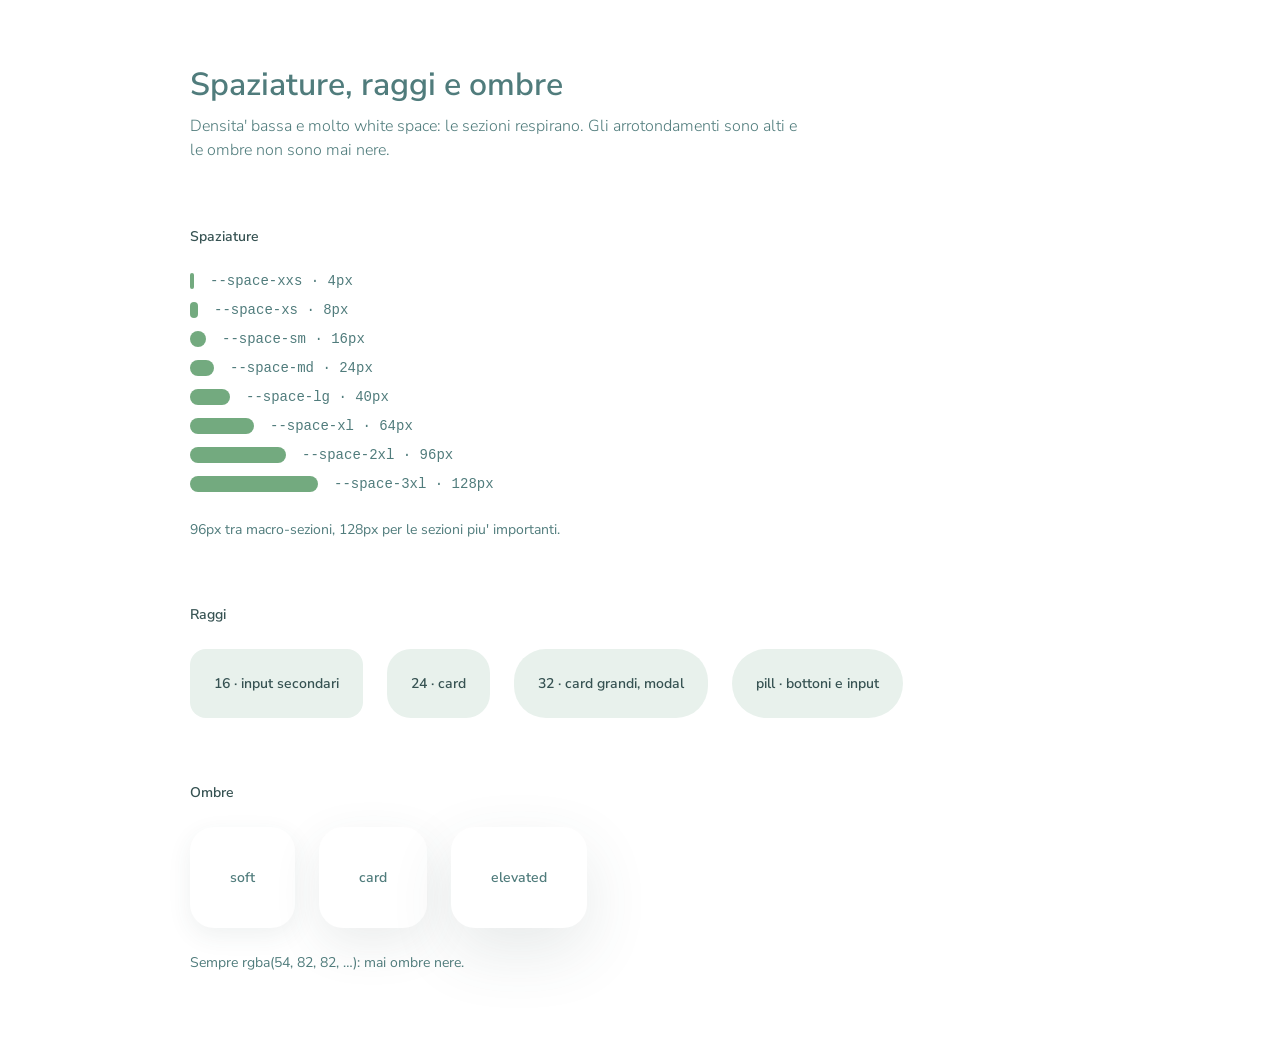
<file: design-system/foundations/spacing.html>
<!-- @dsCard group="Spacing" name="Spaziature, raggi e ombre" subtitle="Scala 4-based, radius ampi, ombre in tinta teal" -->
<!doctype html>
<html lang="it">
<head>
<meta charset="utf-8">
<meta name="viewport" content="width=device-width, initial-scale=1">
<title>YouPower — Spaziature, raggi e ombre</title>
<link rel="preconnect" href="https://fonts.googleapis.com">
<link rel="preconnect" href="https://fonts.gstatic.com" crossorigin>
<link rel="stylesheet" href="https://fonts.googleapis.com/css2?family=Nunito+Sans:wght@300;400;600;700&display=swap">
<style>
/* =========================================================================
   YouPower — Brand Design Tokens
   =========================================================================
   Fonte: analisi diretta di https://www.youpower.ch/
   Estrazione tipografica: WhatFont sul DOM live (valori marcati OSSERVATI).
   Valori marcati INFERITI vanno confermati con ispezione DevTools sul sito.

   Uso: importare questo file PRIMA di qualsiasi altro CSS di componente
   in tutte le nuove landing e prodotti YouPower.

     @import "./styles/brand-tokens.css";

   Nessuna regola di stile viene applicata da questo file: solo variabili.
   ========================================================================= */

:root {
  /* -----------------------------------------------------------------------
     1. COLORI — Brand core (OSSERVATI da WhatFont)
     ----------------------------------------------------------------------- */

  /* Primary: verde salvia YouPower — H1 hero, logo accent, icone */
  --color-primary: #73AA7F;         /* rgb(115, 170, 127) */
  --color-primary-rgb: 115, 170, 127;

  /* Secondary: teal medio — H2/H3/H4, label */
  --color-secondary: #507C7C;       /* rgb(80, 124, 124) */
  --color-secondary-rgb: 80, 124, 124;

  /* Text: teal scuro — body */
  --color-text: #365252;            /* rgb(54, 82, 82) */
  --color-text-rgb: 54, 82, 82;

  /* Alias semantici */
  --color-text-muted: var(--color-secondary);
  --color-heading: var(--color-secondary);
  --color-heading-hero: var(--color-primary);

  /* -----------------------------------------------------------------------
     Stati derivati (INFERITI — da verificare hover/pressed su sito live)
     ----------------------------------------------------------------------- */

  --color-primary-dark: #5C8F68;    /* hover / pressed del primary */
  --color-primary-light: #8FBF9A;   /* stati hover-out / disabled soft */
  --color-secondary-dark: #3F6363;
  --color-secondary-light: #7A9E9E;

  /* -----------------------------------------------------------------------
     Superfici e background
     ----------------------------------------------------------------------- */

  --color-background: #FFFFFF;              /* OSSERVATO — superficie principale */
  --color-surface: #FFFFFF;                 /* OSSERVATO — card, blocchi */
  --color-surface-alt: #E8F1EC;             /* INFERITO — mint wash hero (da campionare) */
  --color-surface-inverse: var(--color-text); /* fondo scuro per sezioni "dark" */

  /* -----------------------------------------------------------------------
     Bordi (INFERITI)
     ----------------------------------------------------------------------- */

  --color-border: #E0E7E3;
  --color-border-strong: var(--color-secondary);
  --color-border-focus: var(--color-primary);

  /* -----------------------------------------------------------------------
     Testo su fondo colorato
     ----------------------------------------------------------------------- */

  --color-on-primary: #FFFFFF;
  --color-on-secondary: #FFFFFF;
  --color-on-dark: #FFFFFF;

  /* -----------------------------------------------------------------------
     Stati funzionali (INFERITI — nessuno visibile nel sito osservato,
     definiti per coerenza; da approvare prima di usarli in produzione)
     ----------------------------------------------------------------------- */

  --color-success: var(--color-primary);
  --color-error: #B85450;
  --color-warning: #D4A574;
  --color-info: var(--color-secondary);


  /* =======================================================================
     2. TIPOGRAFIA (OSSERVATA)
     ======================================================================= */

  --font-family-base: "Nunito Sans", system-ui, -apple-system,
                      BlinkMacSystemFont, "Segoe UI", Roboto, sans-serif;
  --font-family-heading: var(--font-family-base);

  /* Pesi — solo questi quattro sono usati sul sito */
  --font-weight-light: 300;
  --font-weight-regular: 400;
  --font-weight-semibold: 600;
  --font-weight-bold: 700;

  /* Font sizes desktop (OSSERVATE) */
  --font-size-h1: 60px;
  --font-size-h2: 32px;
  --font-size-h3: 28px;
  --font-size-h4: 20px;
  --font-size-body-large: 16px;
  --font-size-body: 16px;
  --font-size-small: 14px;   /* INFERITO */
  --font-size-button: 16px;  /* INFERITO */

  /* Line-heights (OSSERVATE) */
  --line-height-h1: 1.0;      /* 60/60 — cifra distintiva */
  --line-height-h2: 1.31;     /* 42/32 */
  --line-height-h3: 1.29;     /* 36/28 */
  --line-height-h4: 1.30;     /* 26/20 */
  --line-height-body: 1.50;   /* 24/16 */
  --line-height-tight: 1.0;
  --line-height-heading: 1.30;
  --line-height-default: 1.50;

  /* Letter-spacing — nessuno rilevato sul sito */
  --letter-spacing-normal: 0;


  /* =======================================================================
     3. RADIUS (INFERITI dallo stile visivo osservato)
     ======================================================================= */

  --radius-sm: 8px;
  --radius-md: 16px;
  --radius-lg: 24px;
  --radius-xl: 32px;
  --radius-pill: 999px;   /* bottoni CTA e input di form */

  --radius-button: var(--radius-pill);
  --radius-input: var(--radius-pill);
  --radius-card: var(--radius-lg);
  --radius-card-large: var(--radius-xl);


  /* =======================================================================
     4. SPACING (INFERITO — scala 4-based)
     ======================================================================= */

  --space-xxs: 4px;
  --space-xs: 8px;
  --space-sm: 16px;
  --space-md: 24px;
  --space-lg: 40px;
  --space-xl: 64px;
  --space-2xl: 96px;    /* padding verticale tra macro-sezioni */
  --space-3xl: 128px;   /* separazione hero / prima sezione */


  /* =======================================================================
     5. LAYOUT (INFERITO)
     ======================================================================= */

  --container-width: 1200px;
  --container-width-wide: 1400px;
  --container-padding: 24px;
  --content-narrow: 720px;

  --header-height: 80px;         /* INFERITO */


  /* =======================================================================
     6. SHADOW (INFERITE — sempre in tinta teal, mai nere)
     ======================================================================= */

  --shadow-soft:      0 8px 24px  rgba(54, 82, 82, 0.08);
  --shadow-card:      0 16px 48px rgba(54, 82, 82, 0.10);
  --shadow-elevated:  0 24px 64px rgba(54, 82, 82, 0.12);
  --shadow-focus-ring: 0 0 0 3px rgba(115, 170, 127, 0.35);


  /* =======================================================================
     7. TRANSITIONS (INFERITE)
     ======================================================================= */

  --transition-fast: 150ms ease-out;
  --transition-base: 250ms ease-out;
  --transition-slow: 400ms ease-out;


  /* =======================================================================
     8. Z-INDEX
     ======================================================================= */

  --z-base: 1;
  --z-dropdown: 100;
  --z-sticky: 200;
  --z-header: 300;
  --z-modal-backdrop: 900;
  --z-modal: 1000;
  --z-toast: 1100;
}


/* =========================================================================
   Font sizes mobile — override sotto 768px
   Valori INFERITI: da verificare in DevTools responsive del sito live.
   ========================================================================= */

@media (max-width: 768px) {
  :root {
    --font-size-h1: 40px;
    --font-size-h2: 26px;
    --font-size-h3: 24px;
    --font-size-h4: 18px;

    --space-2xl: 64px;
    --space-3xl: 80px;

    --container-padding: 20px;
  }
}


/* =========================================================================
   Reduced motion
   ========================================================================= */

@media (prefers-reduced-motion: reduce) {
  :root {
    --transition-fast: 0ms;
    --transition-base: 0ms;
    --transition-slow: 0ms;
  }
}


*, *::before, *::after { box-sizing: border-box; }
body {
  margin: 0;
  padding: var(--space-xl) var(--space-lg);
  background: var(--color-background);
  color: var(--color-text);
  font-family: var(--font-family-base);
  font-size: var(--font-size-body);
  line-height: var(--line-height-body);
  -webkit-font-smoothing: antialiased;
}
h1, h2, h3, h4, p, ul, li, figure, dl, dd { margin: 0; }
ul { padding: 0; list-style: none; }
.ds { max-width: 900px; margin-inline: auto; display: flex; flex-direction: column; gap: var(--space-xl); }
.ds__head { display: flex; flex-direction: column; gap: var(--space-xs); }
.ds__title { font-size: var(--font-size-h2); font-weight: var(--font-weight-semibold); line-height: var(--line-height-h2); color: var(--color-secondary); }
.ds__lead { font-size: var(--font-size-body); font-weight: var(--font-weight-light); color: var(--color-secondary); max-width: 62ch; }
.ds__block { display: flex; flex-direction: column; gap: var(--space-md); }
.ds__label { font-size: var(--font-size-small); font-weight: var(--font-weight-semibold); color: var(--color-text); }
.ds__note { font-size: var(--font-size-small); color: var(--color-secondary); }
.ds__row { display: flex; flex-wrap: wrap; align-items: center; gap: var(--space-md); }
.ds__grid { display: grid; grid-template-columns: repeat(auto-fill, minmax(200px, 1fr)); gap: var(--space-md); }
.ds__rule { height: 1px; background: var(--color-border); }

.scales { display: flex; flex-direction: column; gap: var(--space-xs); }
.scale { display: flex; align-items: center; gap: var(--space-sm); }
.scale__bar { height: 16px; border-radius: var(--radius-pill); background: var(--color-primary); }
.radius { padding: var(--space-md); background: var(--color-surface-alt); font-size: var(--font-size-small); font-weight: var(--font-weight-semibold); }
.shadow { padding: var(--space-lg); border-radius: var(--radius-lg); background: var(--color-surface); font-size: var(--font-size-small); font-weight: var(--font-weight-semibold); color: var(--color-secondary); }

</style>
</head>
<body>
<div class="ds">
  <div class="ds__head">
    <h1 class="ds__title">Spaziature, raggi e ombre</h1>
    <p class="ds__lead">Densita' bassa e molto white space: le sezioni respirano. Gli arrotondamenti sono alti e le ombre non sono mai nere.</p>
  </div>
  <div class="ds__block">
    <p class="ds__label">Spaziature</p>
    <ul class="scales">
      <li class="scale">
        <span class="scale__bar" style="width: 4px;"></span>
        <code class="ds__note">--space-xxs · 4px</code>
      </li>
      <li class="scale">
        <span class="scale__bar" style="width: 8px;"></span>
        <code class="ds__note">--space-xs · 8px</code>
      </li>
      <li class="scale">
        <span class="scale__bar" style="width: 16px;"></span>
        <code class="ds__note">--space-sm · 16px</code>
      </li>
      <li class="scale">
        <span class="scale__bar" style="width: 24px;"></span>
        <code class="ds__note">--space-md · 24px</code>
      </li>
      <li class="scale">
        <span class="scale__bar" style="width: 40px;"></span>
        <code class="ds__note">--space-lg · 40px</code>
      </li>
      <li class="scale">
        <span class="scale__bar" style="width: 64px;"></span>
        <code class="ds__note">--space-xl · 64px</code>
      </li>
      <li class="scale">
        <span class="scale__bar" style="width: 96px;"></span>
        <code class="ds__note">--space-2xl · 96px</code>
      </li>
      <li class="scale">
        <span class="scale__bar" style="width: 128px;"></span>
        <code class="ds__note">--space-3xl · 128px</code>
      </li>
    </ul>
    <p class="ds__note">96px tra macro-sezioni, 128px per le sezioni piu' importanti.</p>
  </div>

  <div class="ds__block">
    <p class="ds__label">Raggi</p>
    <div class="ds__row">
      <span class="radius" style="border-radius: var(--radius-md);">16 · input secondari</span>
      <span class="radius" style="border-radius: var(--radius-lg);">24 · card</span>
      <span class="radius" style="border-radius: var(--radius-xl);">32 · card grandi, modal</span>
      <span class="radius" style="border-radius: var(--radius-pill);">pill · bottoni e input</span>
    </div>
  </div>

  <div class="ds__block">
    <p class="ds__label">Ombre</p>
    <div class="ds__row">
      <span class="shadow" style="box-shadow: var(--shadow-soft);">soft</span>
      <span class="shadow" style="box-shadow: var(--shadow-card);">card</span>
      <span class="shadow" style="box-shadow: var(--shadow-elevated);">elevated</span>
    </div>
    <p class="ds__note">Sempre rgba(54, 82, 82, …): mai ombre nere.</p>
  </div>
</div>
</body>
</html>
</file>
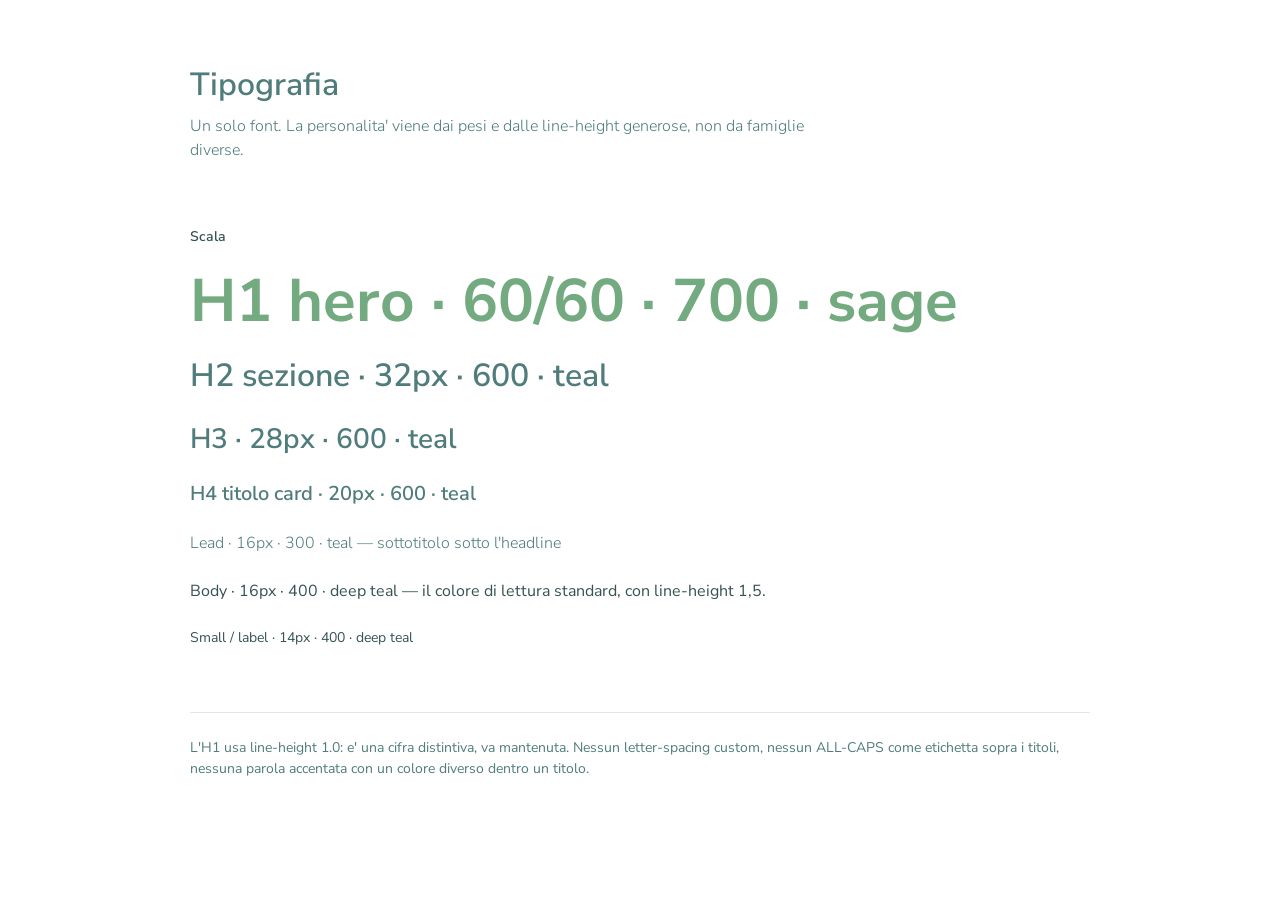
<file: design-system/foundations/typography.html>
<!-- @dsCard group="Type" name="Tipografia" subtitle="Nunito Sans, pesi 300/400/600/700" -->
<!doctype html>
<html lang="it">
<head>
<meta charset="utf-8">
<meta name="viewport" content="width=device-width, initial-scale=1">
<title>YouPower — Tipografia</title>
<link rel="preconnect" href="https://fonts.googleapis.com">
<link rel="preconnect" href="https://fonts.gstatic.com" crossorigin>
<link rel="stylesheet" href="https://fonts.googleapis.com/css2?family=Nunito+Sans:wght@300;400;600;700&display=swap">
<style>
/* =========================================================================
   YouPower — Brand Design Tokens
   =========================================================================
   Fonte: analisi diretta di https://www.youpower.ch/
   Estrazione tipografica: WhatFont sul DOM live (valori marcati OSSERVATI).
   Valori marcati INFERITI vanno confermati con ispezione DevTools sul sito.

   Uso: importare questo file PRIMA di qualsiasi altro CSS di componente
   in tutte le nuove landing e prodotti YouPower.

     @import "./styles/brand-tokens.css";

   Nessuna regola di stile viene applicata da questo file: solo variabili.
   ========================================================================= */

:root {
  /* -----------------------------------------------------------------------
     1. COLORI — Brand core (OSSERVATI da WhatFont)
     ----------------------------------------------------------------------- */

  /* Primary: verde salvia YouPower — H1 hero, logo accent, icone */
  --color-primary: #73AA7F;         /* rgb(115, 170, 127) */
  --color-primary-rgb: 115, 170, 127;

  /* Secondary: teal medio — H2/H3/H4, label */
  --color-secondary: #507C7C;       /* rgb(80, 124, 124) */
  --color-secondary-rgb: 80, 124, 124;

  /* Text: teal scuro — body */
  --color-text: #365252;            /* rgb(54, 82, 82) */
  --color-text-rgb: 54, 82, 82;

  /* Alias semantici */
  --color-text-muted: var(--color-secondary);
  --color-heading: var(--color-secondary);
  --color-heading-hero: var(--color-primary);

  /* -----------------------------------------------------------------------
     Stati derivati (INFERITI — da verificare hover/pressed su sito live)
     ----------------------------------------------------------------------- */

  --color-primary-dark: #5C8F68;    /* hover / pressed del primary */
  --color-primary-light: #8FBF9A;   /* stati hover-out / disabled soft */
  --color-secondary-dark: #3F6363;
  --color-secondary-light: #7A9E9E;

  /* -----------------------------------------------------------------------
     Superfici e background
     ----------------------------------------------------------------------- */

  --color-background: #FFFFFF;              /* OSSERVATO — superficie principale */
  --color-surface: #FFFFFF;                 /* OSSERVATO — card, blocchi */
  --color-surface-alt: #E8F1EC;             /* INFERITO — mint wash hero (da campionare) */
  --color-surface-inverse: var(--color-text); /* fondo scuro per sezioni "dark" */

  /* -----------------------------------------------------------------------
     Bordi (INFERITI)
     ----------------------------------------------------------------------- */

  --color-border: #E0E7E3;
  --color-border-strong: var(--color-secondary);
  --color-border-focus: var(--color-primary);

  /* -----------------------------------------------------------------------
     Testo su fondo colorato
     ----------------------------------------------------------------------- */

  --color-on-primary: #FFFFFF;
  --color-on-secondary: #FFFFFF;
  --color-on-dark: #FFFFFF;

  /* -----------------------------------------------------------------------
     Stati funzionali (INFERITI — nessuno visibile nel sito osservato,
     definiti per coerenza; da approvare prima di usarli in produzione)
     ----------------------------------------------------------------------- */

  --color-success: var(--color-primary);
  --color-error: #B85450;
  --color-warning: #D4A574;
  --color-info: var(--color-secondary);


  /* =======================================================================
     2. TIPOGRAFIA (OSSERVATA)
     ======================================================================= */

  --font-family-base: "Nunito Sans", system-ui, -apple-system,
                      BlinkMacSystemFont, "Segoe UI", Roboto, sans-serif;
  --font-family-heading: var(--font-family-base);

  /* Pesi — solo questi quattro sono usati sul sito */
  --font-weight-light: 300;
  --font-weight-regular: 400;
  --font-weight-semibold: 600;
  --font-weight-bold: 700;

  /* Font sizes desktop (OSSERVATE) */
  --font-size-h1: 60px;
  --font-size-h2: 32px;
  --font-size-h3: 28px;
  --font-size-h4: 20px;
  --font-size-body-large: 16px;
  --font-size-body: 16px;
  --font-size-small: 14px;   /* INFERITO */
  --font-size-button: 16px;  /* INFERITO */

  /* Line-heights (OSSERVATE) */
  --line-height-h1: 1.0;      /* 60/60 — cifra distintiva */
  --line-height-h2: 1.31;     /* 42/32 */
  --line-height-h3: 1.29;     /* 36/28 */
  --line-height-h4: 1.30;     /* 26/20 */
  --line-height-body: 1.50;   /* 24/16 */
  --line-height-tight: 1.0;
  --line-height-heading: 1.30;
  --line-height-default: 1.50;

  /* Letter-spacing — nessuno rilevato sul sito */
  --letter-spacing-normal: 0;


  /* =======================================================================
     3. RADIUS (INFERITI dallo stile visivo osservato)
     ======================================================================= */

  --radius-sm: 8px;
  --radius-md: 16px;
  --radius-lg: 24px;
  --radius-xl: 32px;
  --radius-pill: 999px;   /* bottoni CTA e input di form */

  --radius-button: var(--radius-pill);
  --radius-input: var(--radius-pill);
  --radius-card: var(--radius-lg);
  --radius-card-large: var(--radius-xl);


  /* =======================================================================
     4. SPACING (INFERITO — scala 4-based)
     ======================================================================= */

  --space-xxs: 4px;
  --space-xs: 8px;
  --space-sm: 16px;
  --space-md: 24px;
  --space-lg: 40px;
  --space-xl: 64px;
  --space-2xl: 96px;    /* padding verticale tra macro-sezioni */
  --space-3xl: 128px;   /* separazione hero / prima sezione */


  /* =======================================================================
     5. LAYOUT (INFERITO)
     ======================================================================= */

  --container-width: 1200px;
  --container-width-wide: 1400px;
  --container-padding: 24px;
  --content-narrow: 720px;

  --header-height: 80px;         /* INFERITO */


  /* =======================================================================
     6. SHADOW (INFERITE — sempre in tinta teal, mai nere)
     ======================================================================= */

  --shadow-soft:      0 8px 24px  rgba(54, 82, 82, 0.08);
  --shadow-card:      0 16px 48px rgba(54, 82, 82, 0.10);
  --shadow-elevated:  0 24px 64px rgba(54, 82, 82, 0.12);
  --shadow-focus-ring: 0 0 0 3px rgba(115, 170, 127, 0.35);


  /* =======================================================================
     7. TRANSITIONS (INFERITE)
     ======================================================================= */

  --transition-fast: 150ms ease-out;
  --transition-base: 250ms ease-out;
  --transition-slow: 400ms ease-out;


  /* =======================================================================
     8. Z-INDEX
     ======================================================================= */

  --z-base: 1;
  --z-dropdown: 100;
  --z-sticky: 200;
  --z-header: 300;
  --z-modal-backdrop: 900;
  --z-modal: 1000;
  --z-toast: 1100;
}


/* =========================================================================
   Font sizes mobile — override sotto 768px
   Valori INFERITI: da verificare in DevTools responsive del sito live.
   ========================================================================= */

@media (max-width: 768px) {
  :root {
    --font-size-h1: 40px;
    --font-size-h2: 26px;
    --font-size-h3: 24px;
    --font-size-h4: 18px;

    --space-2xl: 64px;
    --space-3xl: 80px;

    --container-padding: 20px;
  }
}


/* =========================================================================
   Reduced motion
   ========================================================================= */

@media (prefers-reduced-motion: reduce) {
  :root {
    --transition-fast: 0ms;
    --transition-base: 0ms;
    --transition-slow: 0ms;
  }
}


*, *::before, *::after { box-sizing: border-box; }
body {
  margin: 0;
  padding: var(--space-xl) var(--space-lg);
  background: var(--color-background);
  color: var(--color-text);
  font-family: var(--font-family-base);
  font-size: var(--font-size-body);
  line-height: var(--line-height-body);
  -webkit-font-smoothing: antialiased;
}
h1, h2, h3, h4, p, ul, li, figure, dl, dd { margin: 0; }
ul { padding: 0; list-style: none; }
.ds { max-width: 900px; margin-inline: auto; display: flex; flex-direction: column; gap: var(--space-xl); }
.ds__head { display: flex; flex-direction: column; gap: var(--space-xs); }
.ds__title { font-size: var(--font-size-h2); font-weight: var(--font-weight-semibold); line-height: var(--line-height-h2); color: var(--color-secondary); }
.ds__lead { font-size: var(--font-size-body); font-weight: var(--font-weight-light); color: var(--color-secondary); max-width: 62ch; }
.ds__block { display: flex; flex-direction: column; gap: var(--space-md); }
.ds__label { font-size: var(--font-size-small); font-weight: var(--font-weight-semibold); color: var(--color-text); }
.ds__note { font-size: var(--font-size-small); color: var(--color-secondary); }
.ds__row { display: flex; flex-wrap: wrap; align-items: center; gap: var(--space-md); }
.ds__grid { display: grid; grid-template-columns: repeat(auto-fill, minmax(200px, 1fr)); gap: var(--space-md); }
.ds__rule { height: 1px; background: var(--color-border); }

.spec--h1 { font-size: var(--font-size-h1); font-weight: var(--font-weight-bold); line-height: var(--line-height-h1); color: var(--color-primary); }
.spec--h2 { font-size: var(--font-size-h2); font-weight: var(--font-weight-semibold); line-height: var(--line-height-h2); color: var(--color-secondary); }
.spec--h3 { font-size: var(--font-size-h3); font-weight: var(--font-weight-semibold); line-height: var(--line-height-h3); color: var(--color-secondary); }
.spec--h4 { font-size: var(--font-size-h4); font-weight: var(--font-weight-semibold); line-height: var(--line-height-h4); color: var(--color-secondary); }
.spec--lead { font-size: var(--font-size-body-large); font-weight: var(--font-weight-light); color: var(--color-secondary); }
.spec--body { font-size: var(--font-size-body); font-weight: var(--font-weight-regular); color: var(--color-text); }
.spec--small { font-size: var(--font-size-small); color: var(--color-text); }

</style>
</head>
<body>
<div class="ds">
  <div class="ds__head">
    <h1 class="ds__title">Tipografia</h1>
    <p class="ds__lead">Un solo font. La personalita' viene dai pesi e dalle line-height generose, non da famiglie diverse.</p>
  </div>
  <div class="ds__block">
    <p class="ds__label">Scala</p>
    <p class="spec spec--h1">H1 hero · 60/60 · 700 · sage</p>
    <p class="spec spec--h2">H2 sezione · 32px · 600 · teal</p>
    <p class="spec spec--h3">H3 · 28px · 600 · teal</p>
    <p class="spec spec--h4">H4 titolo card · 20px · 600 · teal</p>
    <p class="spec spec--lead">Lead · 16px · 300 · teal — sottotitolo sotto l'headline</p>
    <p class="spec spec--body">Body · 16px · 400 · deep teal — il colore di lettura standard, con line-height 1,5.</p>
    <p class="spec spec--small">Small / label · 14px · 400 · deep teal</p>
  </div>

  <div class="ds__block">
    <div class="ds__rule"></div>
    <p class="ds__note">L'H1 usa line-height 1.0: e' una cifra distintiva, va mantenuta. Nessun letter-spacing custom, nessun ALL-CAPS come etichetta sopra i titoli, nessuna parola accentata con un colore diverso dentro un titolo.</p>
  </div>
</div>
</body>
</html>
</file>
